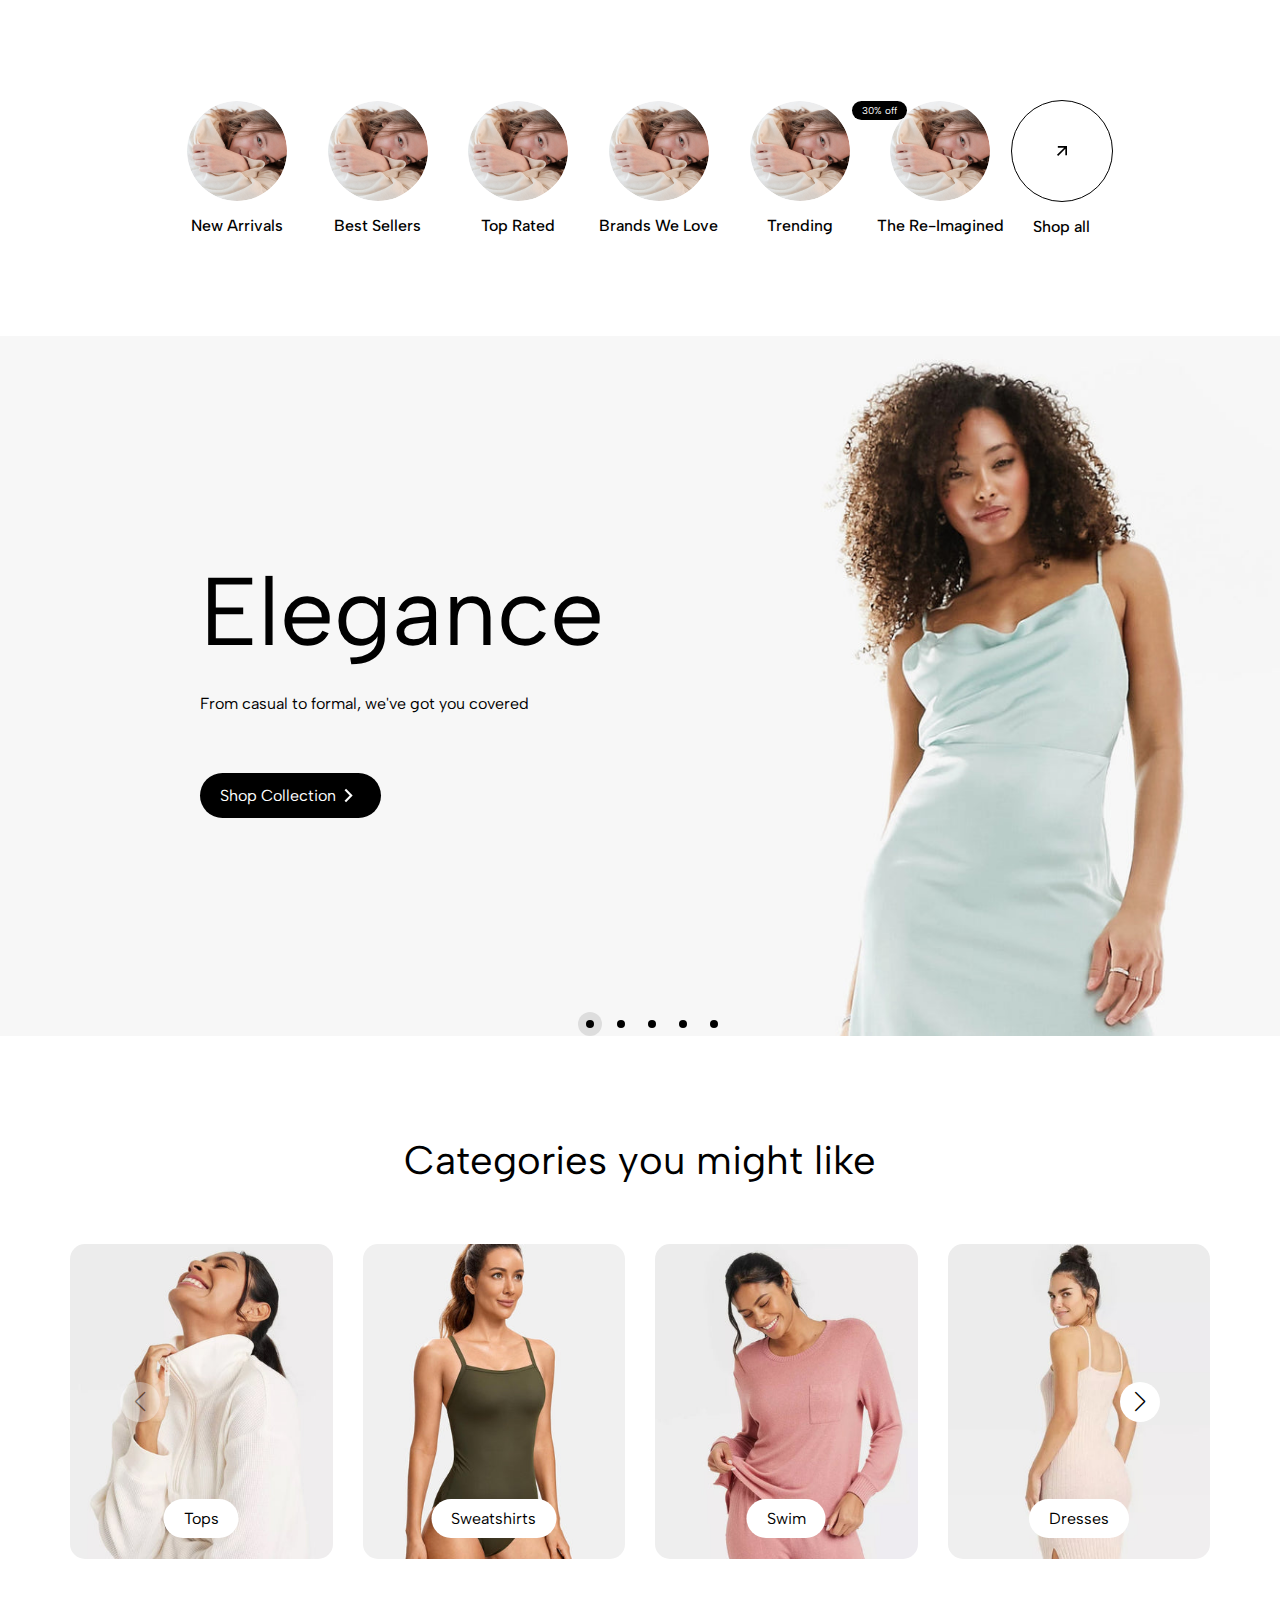
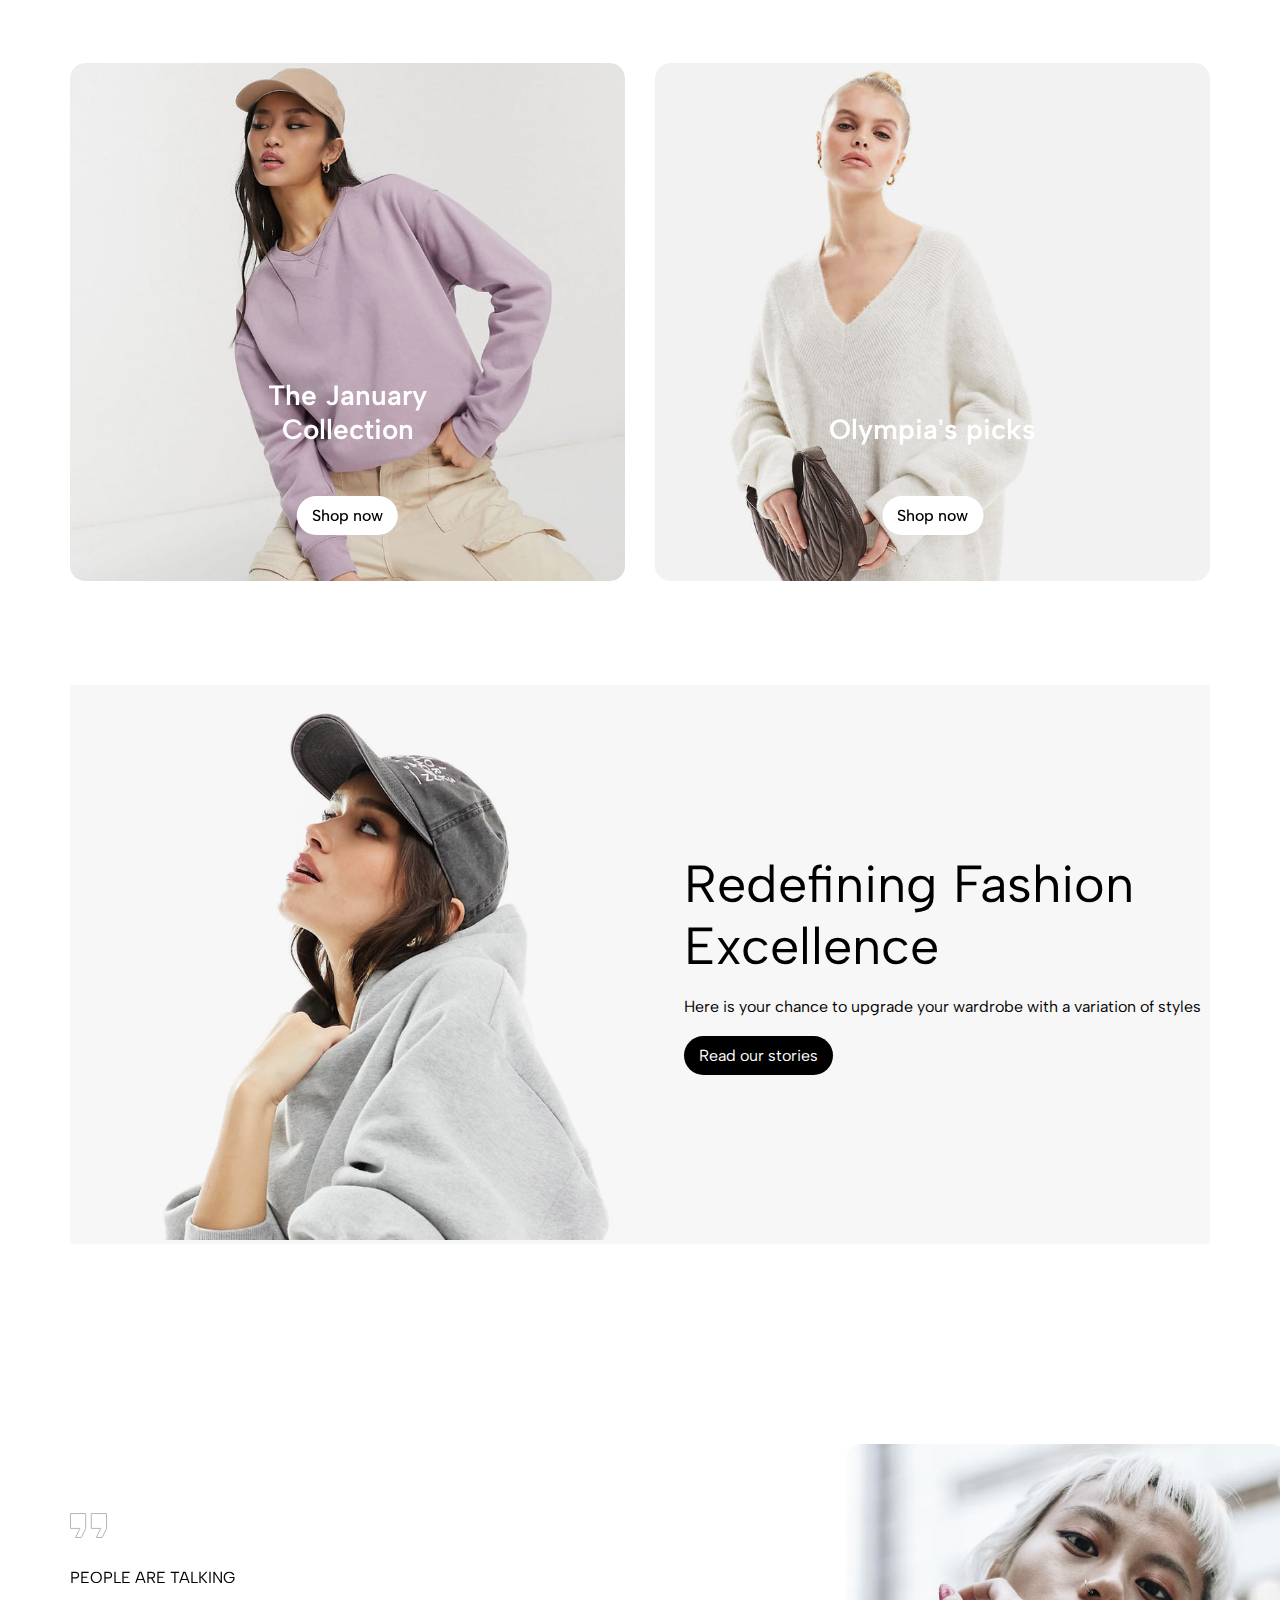
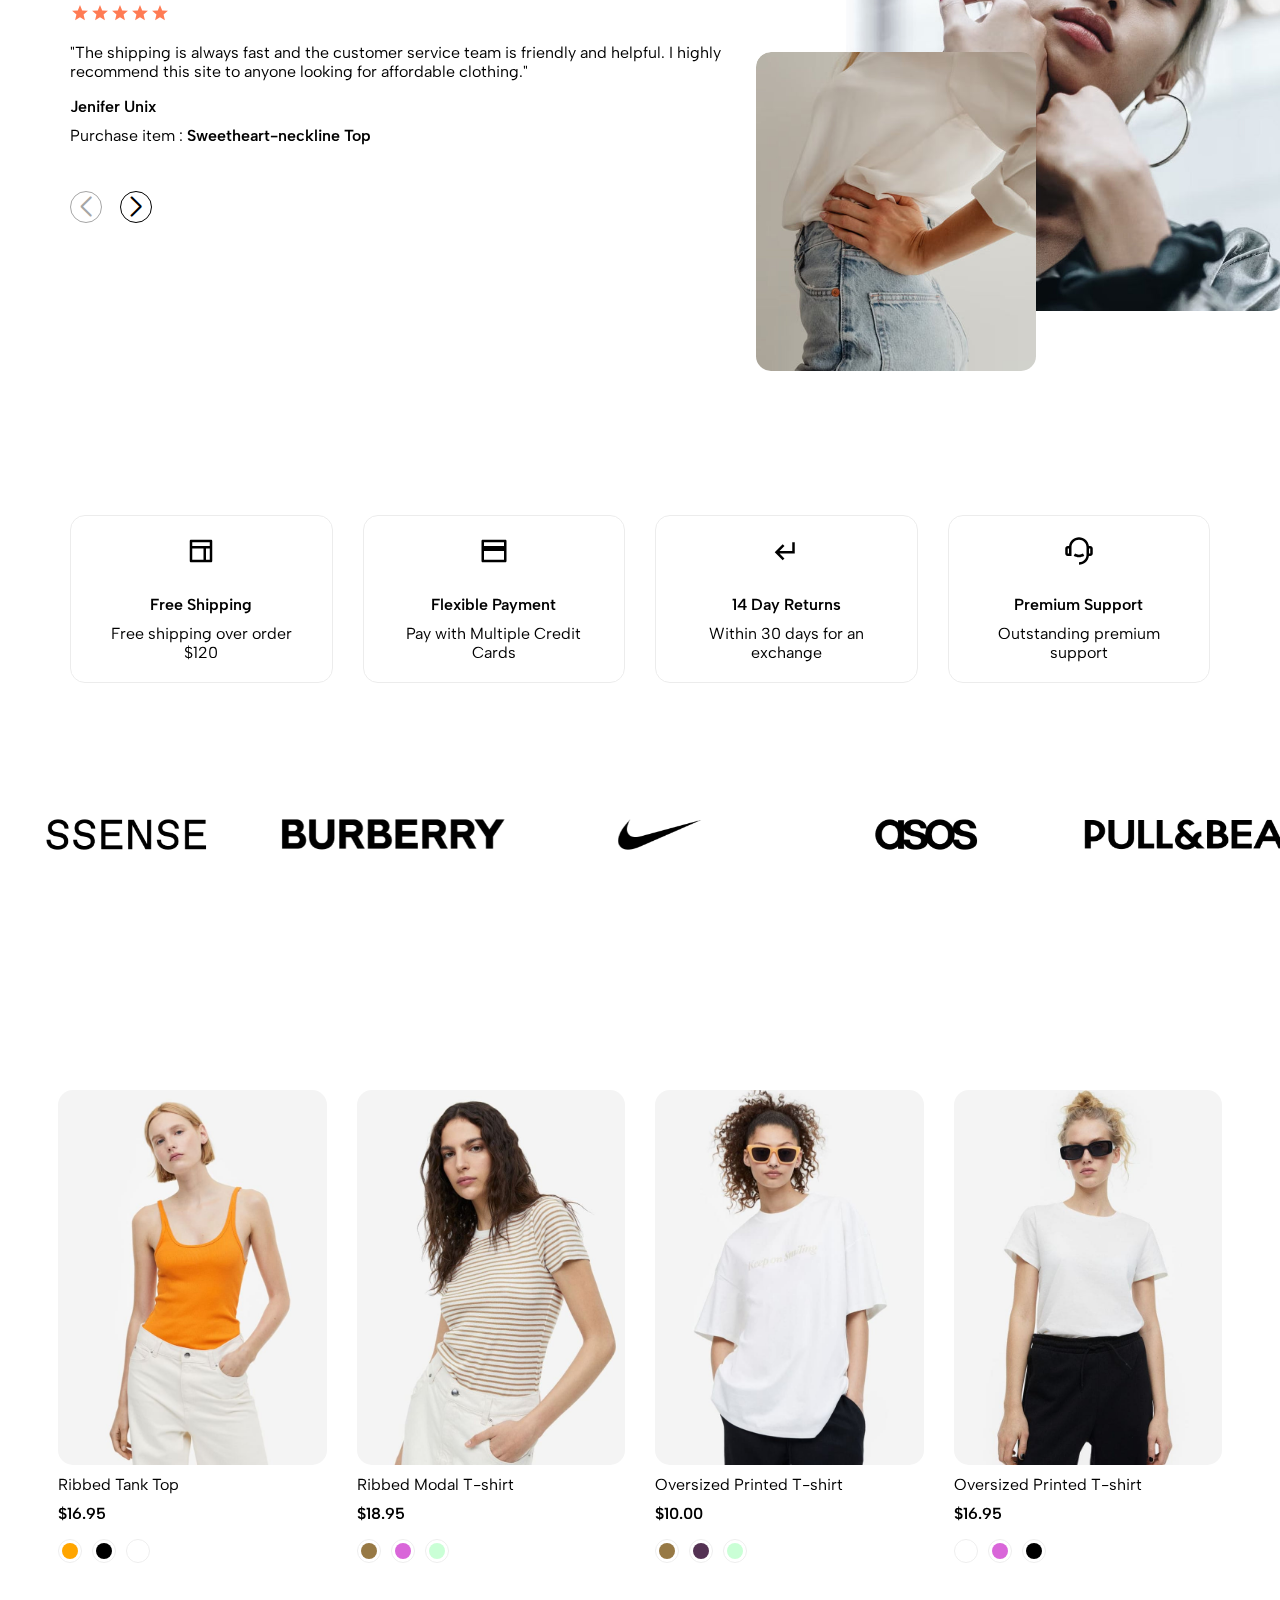
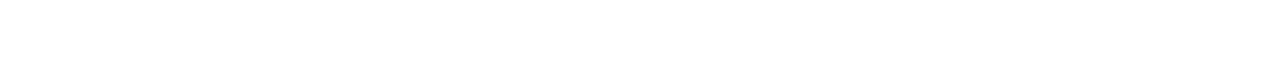
<file: index.html>
<!DOCTYPE html>
<html lang="en">

<head>
    <meta charset="UTF-8">
    <meta name="viewport" content="width=device-width, initial-scale=1.0">
    <title>Document</title>
    <link rel="stylesheet" href="assets/css/pf-grid.css">
    <link rel="stylesheet" href="assets/css/style.css">
    <link rel="stylesheet" href="assets/css/swiper-bundle.min.css">
</head>

<body>
    <div class="pf-category-section">
        <div class="pf-container">
            <div class="pf-row">
                <div class="pf-col-md-10 pf-offset-md-1">
                    <div class="pf-category-wraper">
                        <div class="pf-category-single">
                            <div class="pf-category-single-img">
                                <a href="#"><img src="assets/images/category-img-7.jpg" alt="image"></a>
                            </div>
                            <span><a href="#">New Arrivals</a></span>
                        </div>
                        <div class="pf-category-single">
                            <div class="pf-category-single-img">
                                <a href="#"><img src="assets/images/category-img-7.jpg" alt="image"></a>
                            </div>
                            <span><a href="#">Best Sellers</a></span>
                        </div>
                        <div class="pf-category-single">
                            <div class="pf-category-single-img">
                                <a href="#"><img src="assets/images/category-img-7.jpg" alt="image"></a>
                            </div>
                            <span><a href="#">Top Rated</a></span>
                        </div>
                        <div class="pf-category-single">
                            <div class="pf-category-single-img">
                                <a href="#"><img src="assets/images/category-img-7.jpg" alt="image"></a>
                            </div>
                            <span><a href="#">Brands We Love</a></span>
                        </div>
                        <div class="pf-category-single">
                            <div class="pf-category-single-img">
                                <a href="#"><img src="assets/images/category-img-7.jpg" alt="image"></a>
                            </div>
                            <span><a href="#">Trending</a></span>
                        </div>
                        <div class="pf-category-single">
                            <div class="pf-sale-off">
                                30% off
                            </div>

                            <div class="pf-category-single-img">
                                <a href="#"><img src="assets/images/category-img-7.jpg" alt="image"></a>
                            </div>
                            <span><a href="#">The Re-Imagined</a></span>
                        </div>
                        <div class="pf-category-shop-all">
                            <a href="#">
                                <div class="pf-shop-all-icon-wraper">
                                    <svg xmlns="http://www.w3.org/2000/svg" viewBox="0 0 24 24" fill="currentColor">
                                        <path
                                            d="M16.0037 9.41421L7.39712 18.0208L5.98291 16.6066L14.5895 8H7.00373V6H18.0037V17H16.0037V9.41421Z">
                                        </path>
                                    </svg>
                                </div>
                            </a>
                            <span><a href="#">Shop all</a></span>
                        </div>
                    </div>
                </div>
            </div>
        </div>
    </div>

    <div class="pf-slideshow-section">
        <div class="pf-container-fluid">
            <div class="pf-row">
                <div class="swiper pf-slideshow">
                    <div class="swiper-wrapper">
                        <div class="swiper-slide">
                            <div class="pf-single-slideshow"
                                style="background-image: url('assets/images/women-slideshow-1.jpg');">
                                <div class="pf-single-slideshow-content">
                                    <h1>Elegance</h1>
                                    <p>From casual to formal, we've got you covered</p>
                                    <a href="#" class="pf-primary-btn">
                                        <span>Shop collection</span>
                                        <svg xmlns="http://www.w3.org/2000/svg" viewBox="0 0 24 24" fill="currentColor">
                                            <path
                                                d="M13.1717 12.0007L8.22192 7.05093L9.63614 5.63672L16.0001 12.0007L9.63614 18.3646L8.22192 16.9504L13.1717 12.0007Z">
                                            </path>
                                        </svg>
                                    </a>
                                </div>
                            </div>
                        </div>
                        <div class="swiper-slide">
                            <div class="pf-single-slideshow"
                                style="background-image: url('assets/images/women-slideshow-2.jpg');">
                                <div class="pf-single-slideshow-content">
                                    <h1>Boutique</h1>
                                    <p>From casual to formal, we've got you covered</p>
                                    <a href="#" class="pf-primary-btn">
                                        <span>Shop collection</span>
                                        <svg xmlns="http://www.w3.org/2000/svg" viewBox="0 0 24 24" fill="currentColor">
                                            <path
                                                d="M13.1717 12.0007L8.22192 7.05093L9.63614 5.63672L16.0001 12.0007L9.63614 18.3646L8.22192 16.9504L13.1717 12.0007Z">
                                            </path>
                                        </svg>
                                    </a>
                                </div>
                            </div>
                        </div>
                        <div class="swiper-slide">
                            <div class="pf-single-slideshow"
                                style="background-image: url('assets/images/women-slideshow-3.jpg');">
                                <div class="pf-single-slideshow-content">
                                    <h1>Luxury</h1>
                                    <p>From casual to formal, we've got you covered</p>
                                    <a href="#" class="pf-primary-btn">
                                        <span>Shop collection</span>
                                        <svg xmlns="http://www.w3.org/2000/svg" viewBox="0 0 24 24" fill="currentColor">
                                            <path
                                                d="M13.1717 12.0007L8.22192 7.05093L9.63614 5.63672L16.0001 12.0007L9.63614 18.3646L8.22192 16.9504L13.1717 12.0007Z">
                                            </path>
                                        </svg>
                                    </a>
                                </div>
                            </div>
                        </div>
                    </div>
                    <div class="swiper-pagination"></div>
                </div>
            </div>
        </div>
    </div>

    <div class="pf-category-slider-section">
        <div class="pf-container">
            <div class="pf-row">
                <div class="pf-category-slider-wraper">
                    <h2 class="pf-category-slider-title">Categories you might like</h2>
                    <div class="swiper pf-category-slider">
                        <div class="swiper-wrapper">
                            <div class="swiper-slide">
                                <div class="pf-single-category-slider">
                                    <a href="#" class="pf-category-slider-img">
                                        <img src="assets/images/category-slider-img-1.jpg" alt="image">
                                    </a>
                                    <div class="pf-category-slider-btn">
                                        <a href="#">
                                            <span>Tops</span>
                                            <svg xmlns="http://www.w3.org/2000/svg" viewBox="0 0 24 24"
                                                fill="currentColor">
                                                <path
                                                    d="M16.0037 9.41421L7.39712 18.0208L5.98291 16.6066L14.5895 8H7.00373V6H18.0037V17H16.0037V9.41421Z">
                                                </path>
                                            </svg>
                                        </a>
                                    </div>
                                </div>
                            </div>
                            <div class="swiper-slide">
                                <div class="pf-single-category-slider">
                                    <a href="#" class="pf-category-slider-img">
                                        <img src="assets/images/category-slider-img-2.jpg" alt="image">
                                    </a>
                                    <div class="pf-category-slider-btn">
                                        <a href="#">
                                            <span>Sweatshirts</span>
                                            <svg xmlns="http://www.w3.org/2000/svg" viewBox="0 0 24 24"
                                                fill="currentColor">
                                                <path
                                                    d="M16.0037 9.41421L7.39712 18.0208L5.98291 16.6066L14.5895 8H7.00373V6H18.0037V17H16.0037V9.41421Z">
                                                </path>
                                            </svg>
                                        </a>
                                    </div>
                                </div>
                            </div>
                            <div class="swiper-slide">
                                <div class="pf-single-category-slider">
                                    <a href="#" class="pf-category-slider-img">
                                        <img src="assets/images/category-slider-img-3.jpg" alt="image">
                                    </a>
                                    <div class="pf-category-slider-btn">
                                        <a href="#">
                                            <span>Swim</span>
                                            <svg xmlns="http://www.w3.org/2000/svg" viewBox="0 0 24 24"
                                                fill="currentColor">
                                                <path
                                                    d="M16.0037 9.41421L7.39712 18.0208L5.98291 16.6066L14.5895 8H7.00373V6H18.0037V17H16.0037V9.41421Z">
                                                </path>
                                            </svg>
                                        </a>
                                    </div>
                                </div>
                            </div>
                            <div class="swiper-slide">
                                <div class="pf-single-category-slider">
                                    <a href="#" class="pf-category-slider-img">
                                        <img src="assets/images/category-slider-img-4.jpg" alt="image">
                                    </a>
                                    <div class="pf-category-slider-btn">
                                        <a href="#">
                                            <span>Dresses</span>
                                            <svg xmlns="http://www.w3.org/2000/svg" viewBox="0 0 24 24"
                                                fill="currentColor">
                                                <path
                                                    d="M16.0037 9.41421L7.39712 18.0208L5.98291 16.6066L14.5895 8H7.00373V6H18.0037V17H16.0037V9.41421Z">
                                                </path>
                                            </svg>
                                        </a>
                                    </div>
                                </div>
                            </div>
                            <div class="swiper-slide">
                                <div class="pf-single-category-slider">
                                    <a href="#" class="pf-category-slider-img">
                                        <img src="assets/images/category-slider-img-5.jpg" alt="image">
                                    </a>
                                    <div class="pf-category-slider-btn">
                                        <a href="#">
                                            <span>Cardigans</span>
                                            <svg xmlns="http://www.w3.org/2000/svg" viewBox="0 0 24 24"
                                                fill="currentColor">
                                                <path
                                                    d="M16.0037 9.41421L7.39712 18.0208L5.98291 16.6066L14.5895 8H7.00373V6H18.0037V17H16.0037V9.41421Z">
                                                </path>
                                            </svg>
                                        </a>
                                    </div>
                                </div>
                            </div>
                        </div>
                        <div class="swiper-button-next"></div>
                        <div class="swiper-button-prev"></div>
                    </div>
                </div>
            </div>
        </div>
    </div>

    <div class="pf-collection-slider">
        <div class="pf-container">
            <div class="pf-row">
                <div class="pf-collection-slider-wraper">
                    <div class="swiper pf-collection">
                        <div class="swiper-wrapper">
                            <div class="swiper-slide">
                                <div class="pf-single-collection-slider">
                                    <div class="pf-collection-slider-img">
                                        <a href="#"><img src="assets/images/collection-slider-img-1.jpg" alt="img"></a>
                                    </div>
                                    <div class="pf-collection-slider-content">
                                        <h3>The January Collection</h3>
                                        <a href="#" class="pf-collection-slider-btn">Shop now</a>
                                    </div>
                                </div>
                            </div>
                            <div class="swiper-slide">
                                <div class="swiper-slide">
                                    <div class="pf-single-collection-slider">
                                        <div class="pf-collection-slider-img">
                                            <a href="#"><img src="assets/images/collection-slider-img-2.jpg"
                                                    alt="img"></a>
                                        </div>
                                        <div class="pf-collection-slider-content">
                                            <h3>Olympia's picks</h3>
                                            <a href="#" class="pf-collection-slider-btn">Shop now</a>
                                        </div>
                                    </div>
                                </div>
                            </div>
                            <div class="swiper-slide">
                                <div class="pf-single-collection-slider">
                                    <div class="pf-collection-slider-img">
                                        <a href="#"><img src="assets/images/collection-slider-img-1.jpg" alt="img"></a>
                                    </div>
                                    <div class="pf-collection-slider-content">
                                        <h3>The January Collection</h3>
                                        <a href="#" class="pf-collection-slider-btn">Shop now</a>
                                    </div>
                                </div>
                            </div>
                            <div class="swiper-slide">
                                <div class="swiper-slide">
                                    <div class="pf-single-collection-slider">
                                        <div class="pf-collection-slider-img">
                                            <a href="#"><img src="assets/images/collection-slider-img-2.jpg"
                                                    alt="img"></a>
                                        </div>
                                        <div class="pf-collection-slider-content">
                                            <h3>Olympia's picks</h3>
                                            <a href="#" class="pf-collection-slider-btn">Shop now</a>
                                        </div>
                                    </div>
                                </div>
                            </div>
                            <div class="swiper-slide">
                                <div class="pf-single-collection-slider">
                                    <div class="pf-collection-slider-img">
                                        <a href="#"><img src="assets/images/collection-slider-img-1.jpg" alt="img"></a>
                                    </div>
                                    <div class="pf-collection-slider-content">
                                        <h3>The January Collection</h3>
                                        <a href="#" class="pf-collection-slider-btn">Shop now</a>
                                    </div>
                                </div>
                            </div>
                            <div class="swiper-slide">
                                <div class="swiper-slide">
                                    <div class="pf-single-collection-slider">
                                        <div class="pf-collection-slider-img">
                                            <a href="#"><img src="assets/images/collection-slider-img-2.jpg"
                                                    alt="img"></a>
                                        </div>
                                        <div class="pf-collection-slider-content">
                                            <h3>Olympia's picks</h3>
                                            <a href="#" class="pf-collection-slider-btn">Shop now</a>
                                        </div>
                                    </div>
                                </div>
                            </div>
                        </div>
                    </div>
                </div>
            </div>
        </div>
    </div>

    <div class="pf-shop-list-section">
        <div class="pf-container">
            <div class="pf-row">
                <div class="pf-col-md-12">
                    <div class="pf-shop-list-wraper">
                        <div class="pf-shop-lis-img">
                            <img src="assets/images/shop-list-img-1.jpg" alt="image">
                        </div>
                        <div class="pf-shop-lis-content">
                            <h1>Redefining Fashion Excellence</h1>
                            <p>Here is your chance to upgrade your wardrobe with a variation of styles</p>
                            <a class="pf-shop-list-btn" href="#">Read our stories</a>
                        </div>
                    </div>
                </div>
            </div>
        </div>
    </div>

    <div class="pf-testimonial-slider-section">
        <div class="pf-container">
            <div class="pf-row pf-align-items-center">
                <div class="pf-col-lg-7">
                    <div class="swiper pf-testimonial-slider">
                        <div class="swiper-wrapper">
                            <div class="swiper-slide">
                                <div class="pf-single-testimonial-content">
                                    <img src="assets/images/testimonial-slider-content-img.svg" alt="image">
                                    <span>PEOPLE ARE TALKING</span>
                                    <ul>
                                        <li>
                                            <svg xmlns="http://www.w3.org/2000/svg" viewBox="0 0 24 24"
                                                fill="currentColor">
                                                <path
                                                    d="M11.9998 17L6.12197 20.5902L7.72007 13.8906L2.48926 9.40983L9.35479 8.85942L11.9998 2.5L14.6449 8.85942L21.5104 9.40983L16.2796 13.8906L17.8777 20.5902L11.9998 17Z">
                                                </path>
                                            </svg>
                                        </li>
                                        <li>
                                            <svg xmlns="http://www.w3.org/2000/svg" viewBox="0 0 24 24"
                                                fill="currentColor">
                                                <path
                                                    d="M11.9998 17L6.12197 20.5902L7.72007 13.8906L2.48926 9.40983L9.35479 8.85942L11.9998 2.5L14.6449 8.85942L21.5104 9.40983L16.2796 13.8906L17.8777 20.5902L11.9998 17Z">
                                                </path>
                                            </svg>
                                        </li>
                                        <li>
                                            <svg xmlns="http://www.w3.org/2000/svg" viewBox="0 0 24 24"
                                                fill="currentColor">
                                                <path
                                                    d="M11.9998 17L6.12197 20.5902L7.72007 13.8906L2.48926 9.40983L9.35479 8.85942L11.9998 2.5L14.6449 8.85942L21.5104 9.40983L16.2796 13.8906L17.8777 20.5902L11.9998 17Z">
                                                </path>
                                            </svg>
                                        </li>
                                        <li>
                                            <svg xmlns="http://www.w3.org/2000/svg" viewBox="0 0 24 24"
                                                fill="currentColor">
                                                <path
                                                    d="M11.9998 17L6.12197 20.5902L7.72007 13.8906L2.48926 9.40983L9.35479 8.85942L11.9998 2.5L14.6449 8.85942L21.5104 9.40983L16.2796 13.8906L17.8777 20.5902L11.9998 17Z">
                                                </path>
                                            </svg>
                                        </li>
                                        <li>
                                            <svg xmlns="http://www.w3.org/2000/svg" viewBox="0 0 24 24"
                                                fill="currentColor">
                                                <path
                                                    d="M11.9998 17L6.12197 20.5902L7.72007 13.8906L2.48926 9.40983L9.35479 8.85942L11.9998 2.5L14.6449 8.85942L21.5104 9.40983L16.2796 13.8906L17.8777 20.5902L11.9998 17Z">
                                                </path>
                                            </svg>
                                        </li>
                                    </ul>
                                    <p>"The shipping is always fast and the customer service team is friendly and
                                        helpful. I highly recommend this site to anyone looking for affordable
                                        clothing."</p>
                                    <div class="pf-testimonial-author">
                                        <span class="author-name">Jenifer Unix</span>
                                        <a href="#">
                                            <span>Purchase item :</span>
                                            <span>Sweetheart-neckline Top</span>
                                        </a>
                                    </div>
                                </div>
                            </div>
                            <div class="swiper-slide">
                                <div class="pf-single-testimonial-content">
                                    <img src="assets/images/testimonial-slider-content-img.svg" alt="image">
                                    <span>PEOPLE ARE TALKING</span>
                                    <ul>
                                        <li>
                                            <svg xmlns="http://www.w3.org/2000/svg" viewBox="0 0 24 24"
                                                fill="currentColor">
                                                <path
                                                    d="M11.9998 17L6.12197 20.5902L7.72007 13.8906L2.48926 9.40983L9.35479 8.85942L11.9998 2.5L14.6449 8.85942L21.5104 9.40983L16.2796 13.8906L17.8777 20.5902L11.9998 17Z">
                                                </path>
                                            </svg>
                                        </li>
                                        <li>
                                            <svg xmlns="http://www.w3.org/2000/svg" viewBox="0 0 24 24"
                                                fill="currentColor">
                                                <path
                                                    d="M11.9998 17L6.12197 20.5902L7.72007 13.8906L2.48926 9.40983L9.35479 8.85942L11.9998 2.5L14.6449 8.85942L21.5104 9.40983L16.2796 13.8906L17.8777 20.5902L11.9998 17Z">
                                                </path>
                                            </svg>
                                        </li>
                                        <li>
                                            <svg xmlns="http://www.w3.org/2000/svg" viewBox="0 0 24 24"
                                                fill="currentColor">
                                                <path
                                                    d="M11.9998 17L6.12197 20.5902L7.72007 13.8906L2.48926 9.40983L9.35479 8.85942L11.9998 2.5L14.6449 8.85942L21.5104 9.40983L16.2796 13.8906L17.8777 20.5902L11.9998 17Z">
                                                </path>
                                            </svg>
                                        </li>
                                        <li>
                                            <svg xmlns="http://www.w3.org/2000/svg" viewBox="0 0 24 24"
                                                fill="currentColor">
                                                <path
                                                    d="M11.9998 17L6.12197 20.5902L7.72007 13.8906L2.48926 9.40983L9.35479 8.85942L11.9998 2.5L14.6449 8.85942L21.5104 9.40983L16.2796 13.8906L17.8777 20.5902L11.9998 17Z">
                                                </path>
                                            </svg>
                                        </li>
                                        <li>
                                            <svg xmlns="http://www.w3.org/2000/svg" viewBox="0 0 24 24"
                                                fill="currentColor">
                                                <path
                                                    d="M11.9998 17L6.12197 20.5902L7.72007 13.8906L2.48926 9.40983L9.35479 8.85942L11.9998 2.5L14.6449 8.85942L21.5104 9.40983L16.2796 13.8906L17.8777 20.5902L11.9998 17Z">
                                                </path>
                                            </svg>
                                        </li>
                                    </ul>
                                    <p>"The shipping is always fast and the customer service team is friendly and
                                        helpful. I highly recommend this site to anyone looking for affordable
                                        clothing."</p>
                                    <div class="pf-testimonial-author">
                                        <span class="author-name">Jenifer Unix</span>
                                        <a href="#">
                                            <span>Purchase item :</span>
                                            <span>Sweetheart-neckline Top</span>
                                        </a>
                                    </div>
                                </div>
                            </div>
                            <div class="swiper-slide">
                                <div class="pf-single-testimonial-content">
                                    <img src="assets/images/testimonial-slider-content-img.svg" alt="image">
                                    <span>PEOPLE ARE TALKING</span>
                                    <ul>
                                        <li>
                                            <svg xmlns="http://www.w3.org/2000/svg" viewBox="0 0 24 24"
                                                fill="currentColor">
                                                <path
                                                    d="M11.9998 17L6.12197 20.5902L7.72007 13.8906L2.48926 9.40983L9.35479 8.85942L11.9998 2.5L14.6449 8.85942L21.5104 9.40983L16.2796 13.8906L17.8777 20.5902L11.9998 17Z">
                                                </path>
                                            </svg>
                                        </li>
                                        <li>
                                            <svg xmlns="http://www.w3.org/2000/svg" viewBox="0 0 24 24"
                                                fill="currentColor">
                                                <path
                                                    d="M11.9998 17L6.12197 20.5902L7.72007 13.8906L2.48926 9.40983L9.35479 8.85942L11.9998 2.5L14.6449 8.85942L21.5104 9.40983L16.2796 13.8906L17.8777 20.5902L11.9998 17Z">
                                                </path>
                                            </svg>
                                        </li>
                                        <li>
                                            <svg xmlns="http://www.w3.org/2000/svg" viewBox="0 0 24 24"
                                                fill="currentColor">
                                                <path
                                                    d="M11.9998 17L6.12197 20.5902L7.72007 13.8906L2.48926 9.40983L9.35479 8.85942L11.9998 2.5L14.6449 8.85942L21.5104 9.40983L16.2796 13.8906L17.8777 20.5902L11.9998 17Z">
                                                </path>
                                            </svg>
                                        </li>
                                        <li>
                                            <svg xmlns="http://www.w3.org/2000/svg" viewBox="0 0 24 24"
                                                fill="currentColor">
                                                <path
                                                    d="M11.9998 17L6.12197 20.5902L7.72007 13.8906L2.48926 9.40983L9.35479 8.85942L11.9998 2.5L14.6449 8.85942L21.5104 9.40983L16.2796 13.8906L17.8777 20.5902L11.9998 17Z">
                                                </path>
                                            </svg>
                                        </li>
                                        <li>
                                            <svg xmlns="http://www.w3.org/2000/svg" viewBox="0 0 24 24"
                                                fill="currentColor">
                                                <path
                                                    d="M11.9998 17L6.12197 20.5902L7.72007 13.8906L2.48926 9.40983L9.35479 8.85942L11.9998 2.5L14.6449 8.85942L21.5104 9.40983L16.2796 13.8906L17.8777 20.5902L11.9998 17Z">
                                                </path>
                                            </svg>
                                        </li>
                                    </ul>
                                    <p>"The shipping is always fast and the customer service team is friendly and
                                        helpful. I highly recommend this site to anyone looking for affordable
                                        clothing."</p>
                                    <div class="pf-testimonial-author">
                                        <span class="author-name">Jenifer Unix</span>
                                        <a href="#">
                                            <span>Purchase item :</span>
                                            <span>Sweetheart-neckline Top</span>
                                        </a>
                                    </div>
                                </div>
                            </div>
                        </div>
                        <div class="swiper-button-next"></div>
                        <div class="swiper-button-prev"></div>
                    </div>

                </div>
                <div class="pf-col-lg-4 pf-offset-lg-1">
                    <div class="pf-single-testimonial-img">
                        <div class="pf-item-img-1">
                            <img src="assets/images/testimonial-img-1.jpg" alt="image">
                        </div>
                        <div class="pf-item-img-2">
                            <img src="assets/images/testimonial-img-2.jpg" alt="image">
                        </div>
                    </div>
                </div>
            </div>
        </div>
    </div>

    <div class="pf-icon-with-text-slider">
        <div class="pf-container">
            <div class="pf-row">
                <div class="pf-col-12">
                    <div class="swiper icon_with_text_slider">
                        <div class="swiper-wrapper">
                            <div class="swiper-slide">
                                <div class="pf-single-icon-with-text">
                                    <div class="pf-icon">
                                        <svg xmlns="http://www.w3.org/2000/svg" viewBox="0 0 24 24" fill="currentColor">
                                            <path
                                                d="M5 8H19V5H5V8ZM14 19V10H5V19H14ZM16 19H19V10H16V19ZM4 3H20C20.5523 3 21 3.44772 21 4V20C21 20.5523 20.5523 21 20 21H4C3.44772 21 3 20.5523 3 20V4C3 3.44772 3.44772 3 4 3Z">
                                            </path>
                                        </svg>
                                    </div>
                                    <div class="pf-text">
                                        <span>Free Shipping</span>
                                        <p>Free shipping over order $120</p>
                                    </div>
                                </div>
                            </div>
                            <div class="swiper-slide">
                                <div class="pf-single-icon-with-text">
                                    <div class="pf-icon">
                                        <svg xmlns="http://www.w3.org/2000/svg" viewBox="0 0 24 24" fill="currentColor">
                                            <path
                                                d="M3.00488 2.99979H21.0049C21.5572 2.99979 22.0049 3.4475 22.0049 3.99979V19.9998C22.0049 20.5521 21.5572 20.9998 21.0049 20.9998H3.00488C2.4526 20.9998 2.00488 20.5521 2.00488 19.9998V3.99979C2.00488 3.4475 2.4526 2.99979 3.00488 2.99979ZM20.0049 11.9998H4.00488V18.9998H20.0049V11.9998ZM20.0049 7.99979V4.99979H4.00488V7.99979H20.0049Z">
                                            </path>
                                        </svg>
                                    </div>
                                    <div class="pf-text">
                                        <span>Flexible Payment</span>
                                        <p>Pay with Multiple Credit Cards</p>
                                    </div>
                                </div>
                            </div>
                            <div class="swiper-slide">
                                <div class="pf-single-icon-with-text">
                                    <div class="pf-icon">
                                        <svg xmlns="http://www.w3.org/2000/svg" viewBox="0 0 24 24" fill="currentColor">
                                            <path
                                                d="M19.0001 13.9999L19.0002 5L17.0002 4.99997L17.0001 11.9999L6.8283 12L10.778 8.05024L9.36381 6.63603L2.99985 13L9.36381 19.364L10.778 17.9497L6.82825 14L19.0001 13.9999Z">
                                            </path>
                                        </svg>
                                    </div>
                                    <div class="pf-text">
                                        <span>14 Day Returns</span>
                                        <p>Within 30 days for an exchange</p>
                                    </div>
                                </div>
                            </div>
                            <div class="swiper-slide">
                                <div class="pf-single-icon-with-text">
                                    <div class="pf-icon">
                                        <svg xmlns="http://www.w3.org/2000/svg" viewBox="0 0 24 24" fill="currentColor">
                                            <path
                                                d="M19.9381 8H21C22.1046 8 23 8.89543 23 10V14C23 15.1046 22.1046 16 21 16H19.9381C19.446 19.9463 16.0796 23 12 23V21C15.3137 21 18 18.3137 18 15V9C18 5.68629 15.3137 3 12 3C8.68629 3 6 5.68629 6 9V16H3C1.89543 16 1 15.1046 1 14V10C1 8.89543 1.89543 8 3 8H4.06189C4.55399 4.05369 7.92038 1 12 1C16.0796 1 19.446 4.05369 19.9381 8ZM3 10V14H4V10H3ZM20 10V14H21V10H20ZM7.75944 15.7849L8.81958 14.0887C9.74161 14.6662 10.8318 15 12 15C13.1682 15 14.2584 14.6662 15.1804 14.0887L16.2406 15.7849C15.0112 16.5549 13.5576 17 12 17C10.4424 17 8.98882 16.5549 7.75944 15.7849Z">
                                            </path>
                                        </svg>
                                    </div>
                                    <div class="pf-text">
                                        <span>Premium Support</span>
                                        <p>Outstanding premium support</p>
                                    </div>
                                </div>
                            </div>
                            <div class="swiper-slide">
                                <div class="pf-single-icon-with-text">
                                    <div class="pf-icon">
                                        <svg xmlns="http://www.w3.org/2000/svg" viewBox="0 0 24 24" fill="currentColor">
                                            <path
                                                d="M5 8H19V5H5V8ZM14 19V10H5V19H14ZM16 19H19V10H16V19ZM4 3H20C20.5523 3 21 3.44772 21 4V20C21 20.5523 20.5523 21 20 21H4C3.44772 21 3 20.5523 3 20V4C3 3.44772 3.44772 3 4 3Z">
                                            </path>
                                        </svg>
                                    </div>
                                    <div class="pf-text">
                                        <span>Free Shipping</span>
                                        <p>Free shipping over order $120</p>
                                    </div>
                                </div>
                            </div>
                            <div class="swiper-slide">
                                <div class="pf-single-icon-with-text">
                                    <div class="pf-icon">
                                        <svg xmlns="http://www.w3.org/2000/svg" viewBox="0 0 24 24" fill="currentColor">
                                            <path
                                                d="M3.00488 2.99979H21.0049C21.5572 2.99979 22.0049 3.4475 22.0049 3.99979V19.9998C22.0049 20.5521 21.5572 20.9998 21.0049 20.9998H3.00488C2.4526 20.9998 2.00488 20.5521 2.00488 19.9998V3.99979C2.00488 3.4475 2.4526 2.99979 3.00488 2.99979ZM20.0049 11.9998H4.00488V18.9998H20.0049V11.9998ZM20.0049 7.99979V4.99979H4.00488V7.99979H20.0049Z">
                                            </path>
                                        </svg>
                                    </div>
                                    <div class="pf-text">
                                        <span>Flexible Payment</span>
                                        <p>Pay with Multiple Credit Cards</p>
                                    </div>
                                </div>
                            </div>
                            <div class="swiper-slide">
                                <div class="pf-single-icon-with-text">
                                    <div class="pf-icon">
                                        <svg xmlns="http://www.w3.org/2000/svg" viewBox="0 0 24 24" fill="currentColor">
                                            <path
                                                d="M19.0001 13.9999L19.0002 5L17.0002 4.99997L17.0001 11.9999L6.8283 12L10.778 8.05024L9.36381 6.63603L2.99985 13L9.36381 19.364L10.778 17.9497L6.82825 14L19.0001 13.9999Z">
                                            </path>
                                        </svg>
                                    </div>
                                    <div class="pf-text">
                                        <span>14 Day Returns</span>
                                        <p>Within 30 days for an exchange</p>
                                    </div>
                                </div>
                            </div>
                            <div class="swiper-slide">
                                <div class="pf-single-icon-with-text">
                                    <div class="pf-icon">
                                        <svg xmlns="http://www.w3.org/2000/svg" viewBox="0 0 24 24" fill="currentColor">
                                            <path
                                                d="M19.9381 8H21C22.1046 8 23 8.89543 23 10V14C23 15.1046 22.1046 16 21 16H19.9381C19.446 19.9463 16.0796 23 12 23V21C15.3137 21 18 18.3137 18 15V9C18 5.68629 15.3137 3 12 3C8.68629 3 6 5.68629 6 9V16H3C1.89543 16 1 15.1046 1 14V10C1 8.89543 1.89543 8 3 8H4.06189C4.55399 4.05369 7.92038 1 12 1C16.0796 1 19.446 4.05369 19.9381 8ZM3 10V14H4V10H3ZM20 10V14H21V10H20ZM7.75944 15.7849L8.81958 14.0887C9.74161 14.6662 10.8318 15 12 15C13.1682 15 14.2584 14.6662 15.1804 14.0887L16.2406 15.7849C15.0112 16.5549 13.5576 17 12 17C10.4424 17 8.98882 16.5549 7.75944 15.7849Z">
                                            </path>
                                        </svg>
                                    </div>
                                    <div class="pf-text">
                                        <span>Premium Support</span>
                                        <p>Outstanding premium support</p>
                                    </div>
                                </div>
                            </div>
                        </div>
                    </div>
                </div>
            </div>
        </div>
    </div>

    <div class="pf-brand-slider">
        <div class="pf-container-fluid">
            <div class="pf-row">
                <div class="swiper brand-slider">
                    <div class="swiper-wrapper">
                        <div class="swiper-slide">
                            <div class="pf-single-brand-img">
                                <img src="assets/images/brand-01.png" alt="brand-img">
                            </div>
                        </div>
                        <div class="swiper-slide">
                            <div class="pf-single-brand-img">
                                <img src="assets/images/brand-02.png" alt="brand-img">
                            </div>
                        </div>
                        <div class="swiper-slide">
                            <div class="pf-single-brand-img">
                                <img src="assets/images/brand-03.png" alt="brand-img">
                            </div>
                        </div>
                        <div class="swiper-slide">
                            <div class="pf-single-brand-img">
                                <img src="assets/images/brand-04.png" alt="brand-img">
                            </div>
                        </div>
                        <div class="swiper-slide">
                            <div class="pf-single-brand-img">
                                <img src="assets/images/brand-05.png" alt="brand-img">
                            </div>
                        </div>
                        <div class="swiper-slide">
                            <div class="pf-single-brand-img">
                                <img src="assets/images/brand-06.png" alt="brand-img">
                            </div>
                        </div>
                    </div>
                </div>
            </div>
        </div>
    </div>

    <div class="pf-product-slider">
        <div class="pf-container">
            <div class="pf-row">
                <div class="swiper product-slider">
                    <div class="swiper-wrapper">
                        <div class="swiper-slide">
                            <div class="pf-single-product">
                                <div class="pf-product-img">
                                    <a href="#"><img class="pf-product-img-1" src="assets/images/white-1.jpg"
                                            alt="image"></a>
                                    <a href="#"><img class="pf-product-img-2" src="assets/images/orange-1.jpg"
                                            alt="image"></a>
                                </div>
                                <div class="pf-product-content">
                                    <a href="#">Ribbed Tank Top</a>
                                    <span>$16.95</span>
                                    <ul>
                                        <a href="#">
                                            <li>
                                                <span style="--color:#FFA500"></span>
                                            </li>
                                        </a>
                                        <a href="#">
                                            <li>
                                                <span style="--color:#000000"></span>
                                            </li>
                                        </a>
                                        <a href="#">
                                            <li>
                                                <span style="--color:#ffffff"></span>
                                            </li>
                                        </a>

                                    </ul>
                                </div>
                            </div>
                        </div>
                        <div class="swiper-slide">
                            <div class="pf-single-product">
                                <div class="pf-product-img">
                                    <a href="#"><img class="pf-product-img-1" src="assets/images/purple.jpg"
                                            alt="image"></a>
                                    <a href="#"><img class="pf-product-img-2" src="assets/images/brown.jpg"
                                            alt="image"></a>
                                </div>
                                <div class="pf-product-content">
                                    <a href="#">Ribbed Modal T-shirt</a>
                                    <span>$18.95</span>
                                    <ul>
                                        <a href="#">
                                            <li>
                                                <span style="--color:#977945"></span>
                                            </li>
                                        </a>
                                        <a href="#">
                                            <li>
                                                <span style="--color:#D966D9"></span>
                                            </li>
                                        </a>
                                        <a href="#">
                                            <li>
                                                <span style="--color:#CAFFD6"></span>
                                            </li>
                                        </a>

                                    </ul>
                                </div>
                            </div>
                        </div>
                        <div class="swiper-slide">
                            <div class="pf-single-product">
                                <div class="pf-product-img">
                                    <a href="#"><img class="pf-product-img-1" src="assets/images/white-4.jpg"
                                            alt="image"></a>
                                    <a href="#"><img class="pf-product-img-2" src="assets/images/white-3.jpg"
                                            alt="image"></a>
                                </div>
                                <div class="pf-product-content">
                                    <a href="#">Oversized Printed T-shirt</a>
                                    <span>$10.00</span>
                                    <ul>
                                        <a href="#">
                                            <li>
                                                <span style="--color:#977945"></span>
                                            </li>
                                        </a>
                                        <a href="#">
                                            <li>
                                                <span style="--color:#543253"></span>
                                            </li>
                                        </a>
                                        <a href="#">
                                            <li>
                                                <span style="--color:#CAFFD6"></span>
                                            </li>
                                        </a>

                                    </ul>
                                </div>
                            </div>
                        </div>
                        <div class="swiper-slide">
                            <div class="pf-single-product">
                                <div class="pf-product-img">
                                    <a href="#"><img class="pf-product-img-1" src="assets/images/pink-1.jpg"
                                            alt="image"></a>
                                    <a href="#"><img class="pf-product-img-2" src="assets/images/white-2.jpg"
                                            alt="image"></a>
                                </div>
                                <div class="pf-product-content">
                                    <a href="#">Oversized Printed T-shirt</a>
                                    <span>$16.95</span>
                                    <ul>
                                        <a href="#">
                                            <li>
                                                <span style="--color:#ffffff"></span>
                                            </li>
                                        </a>
                                        <a href="#">
                                            <li>
                                                <span style="--color:#D966D9"></span>
                                            </li>
                                        </a>
                                        <a href="#">
                                            <li>
                                                <span style="--color:#000000"></span>
                                            </li>
                                        </a>

                                    </ul>
                                </div>
                            </div>
                        </div>
                        <div class="swiper-slide">
                            <div class="pf-single-product">
                                <div class="pf-product-img">
                                    <a href="#"><img class="pf-product-img-1" src="assets/images/green.jpg"
                                            alt="image"></a>
                                    <a href="#"><img class="pf-product-img-2" src="assets/images/brown-2.jpg"
                                            alt="image"></a>
                                </div>
                                <div class="pf-product-content">
                                    <a href="#">V-neck Linen T-shirt</a>
                                    <span>$14.95</span>
                                    <ul>
                                        <a href="#">
                                            <li>
                                                <span style="--color:#977945"></span>
                                            </li>
                                        </a>
                                        <a href="#">
                                            <li>
                                                <span style="--color:#ffffff"></span>
                                            </li>
                                        </a>

                                    </ul>
                                </div>
                            </div>
                        </div>
                        <div class="swiper-slide">
                            <div class="pf-single-product">
                                <div class="pf-product-img">
                                    <a href="#"><img class="pf-product-img-1" src="assets/images/light-green-2.jpg"
                                            alt="image"></a>
                                    <a href="#"><img class="pf-product-img-2" src="assets/images/white-6.jpg"
                                            alt="image"></a>
                                </div>
                                <div class="pf-product-content">
                                    <a href="#">Loose Fit Sweatshirt</a>
                                    <span>$10.95</span>
                                    <ul>
                                        <a href="#">
                                            <li>
                                                <span style="--color:#caffd6"></span>
                                            </li>
                                        </a>
                                        <a href="#">
                                            <li>
                                                <span style="--color:#000000"></span>
                                            </li>
                                        </a>
                                        <a href="#">
                                            <li>
                                                <span style="--color:#a8bcd4"></span>
                                            </li>
                                        </a>
                                        <a href="#">
                                            <li>
                                                <span style="--color:#00008b"></span>
                                            </li>
                                        </a>
                                        <a href="#">
                                            <li>
                                                <span style="--color:#ffffff"></span>
                                            </li>
                                        </a>
                                        <a href="#">
                                            <li>
                                                <span style="--color:#d3d3d3"></span>
                                            </li>
                                        </a>

                                    </ul>
                                </div>
                            </div>
                        </div>
                        <div class="swiper-slide">
                            <div class="pf-single-product">
                                <div class="pf-product-img">
                                    <a href="#"><img class="pf-product-img-1" src="assets/images/black-5.jpg"
                                            alt="image"></a>
                                    <a href="#"><img class="pf-product-img-2" src="assets/images/black-4.jpg"
                                            alt="image"></a>
                                </div>
                                <div class="pf-product-content">
                                    <a href="#">Regular Fit Oxford Shirt</a>
                                    <span>$10.95</span>
                                    <ul>
                                        <a href="#">
                                            <li>
                                                <span style="--color:#000000"></span>
                                            </li>
                                        </a>
                                        <a href="#">
                                            <li>
                                                <span style="--color:#00008b"></span>
                                            </li>
                                        </a>
                                        <a href="#">
                                            <li>
                                                <span style="--color:#c8ad7f"></span>
                                            </li>
                                        </a>
                                        <a href="#">
                                            <li>
                                                <span style="--color:#ffffff"></span>
                                            </li>
                                        </a>
                                        <a href="#">
                                            <li>
                                                <span style="--color:#add8e6"></span>
                                            </li>
                                        </a>
                                    </ul>
                                </div>
                            </div>
                        </div>
                        <div class="swiper-slide">
                            <div class="pf-single-product">
                                <div class="pf-product-img">
                                    <a href="#"><img class="pf-product-img-1" src="assets/images/dark-blue.jpg"
                                            alt="image"></a>
                                    <a href="#"><img class="pf-product-img-2" src="assets/images/green.jpg"
                                            alt="image"></a>
                                </div>
                                <div class="pf-product-content">
                                    <a href="#">Stylish T-shirt</a>
                                    <span>$9.95</span>
                                    <ul>
                                        <a href="#">
                                            <li>
                                                <span style="--color:#000000"></span>
                                            </li>
                                        </a>
                                        <a href="#">
                                            <li>
                                                <span style="--color:#00008b"></span>
                                            </li>
                                        </a>
                                        <a href="#">
                                            <li>
                                                <span style="--color:#c8ad7f"></span>
                                            </li>
                                        </a>
                                        <a href="#">
                                            <li>
                                                <span style="--color:#add8e6"></span>
                                            </li>
                                        </a>
                                    </ul>
                                </div>
                            </div>
                        </div>
                    </div>
                    <div class="swiper-button-next"></div>
                    <div class="swiper-button-prev"></div>
                </div>
            </div>
        </div>
    </div>

    <!-- all script file -->
    <script src="assets/js/swiper-bundle.min.js"></script>
    <script src="assets/js/main.js"></script>
</body>

</html>
</file>
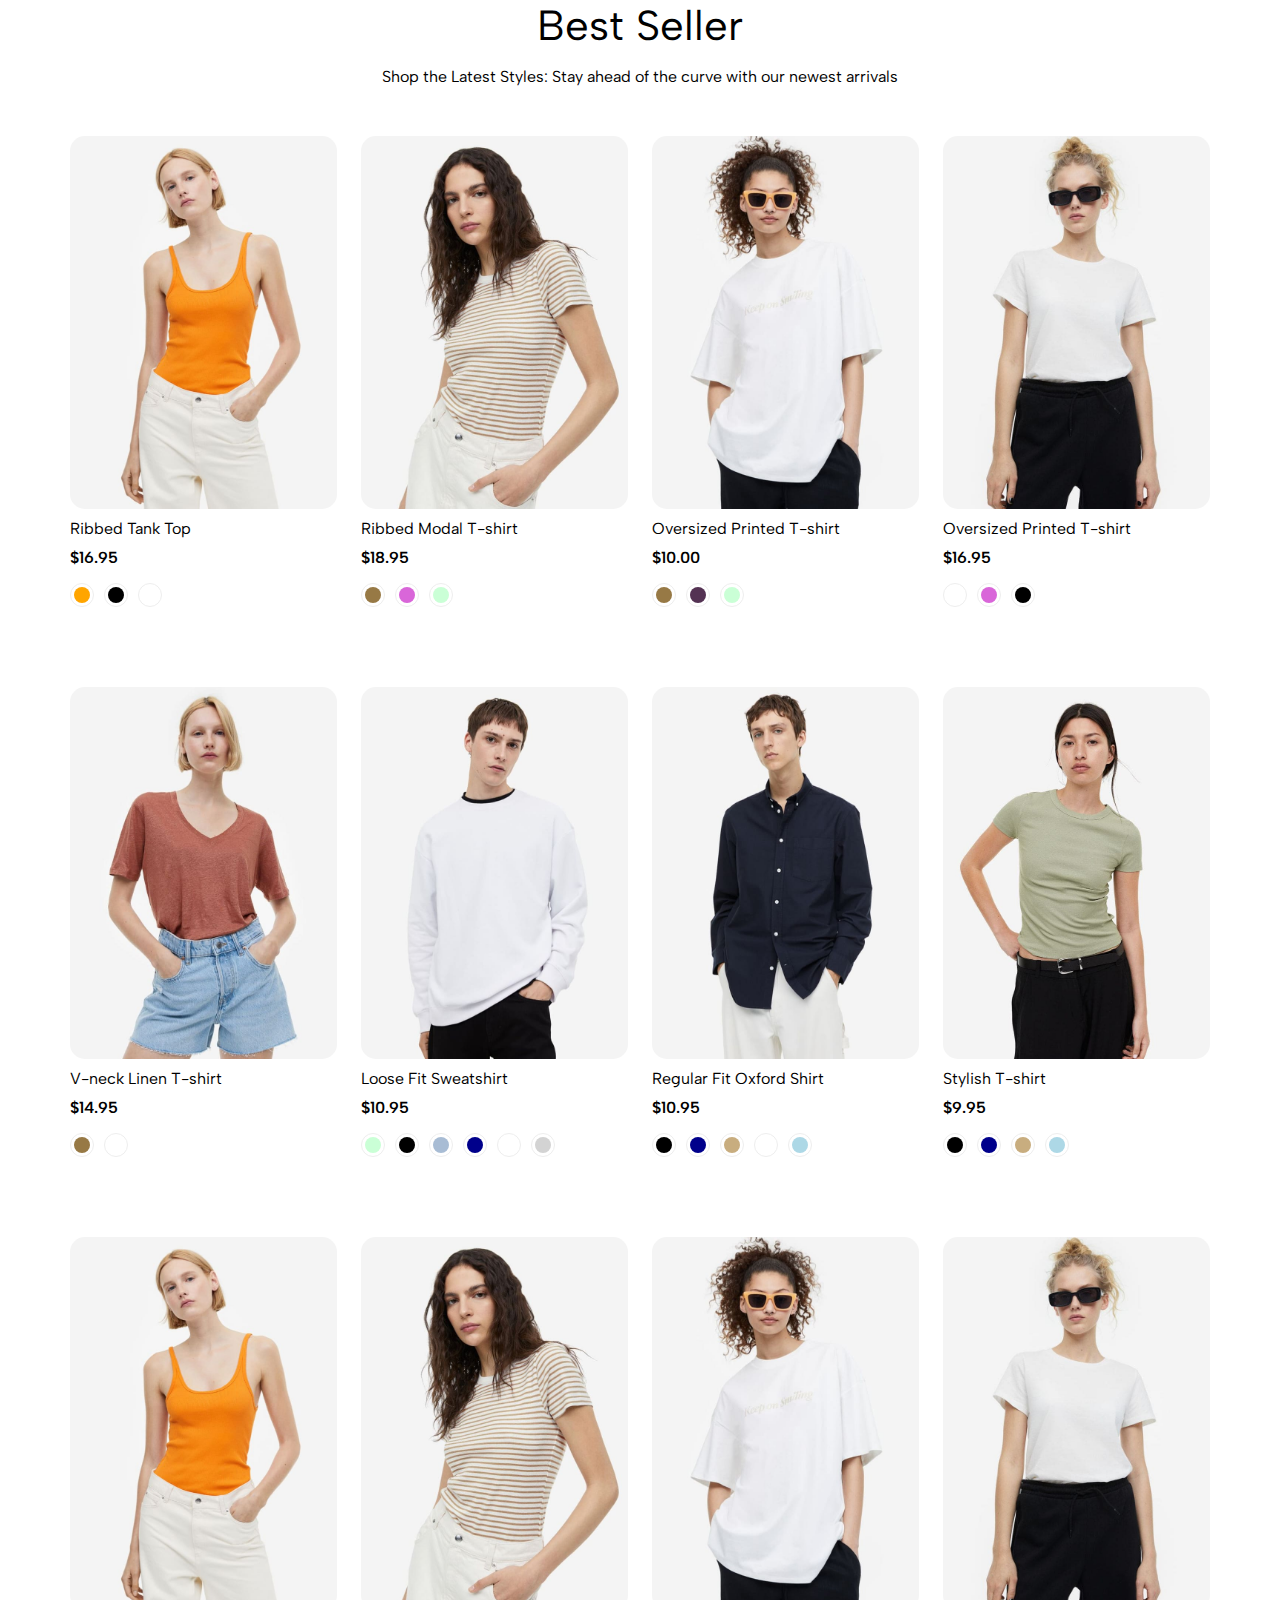
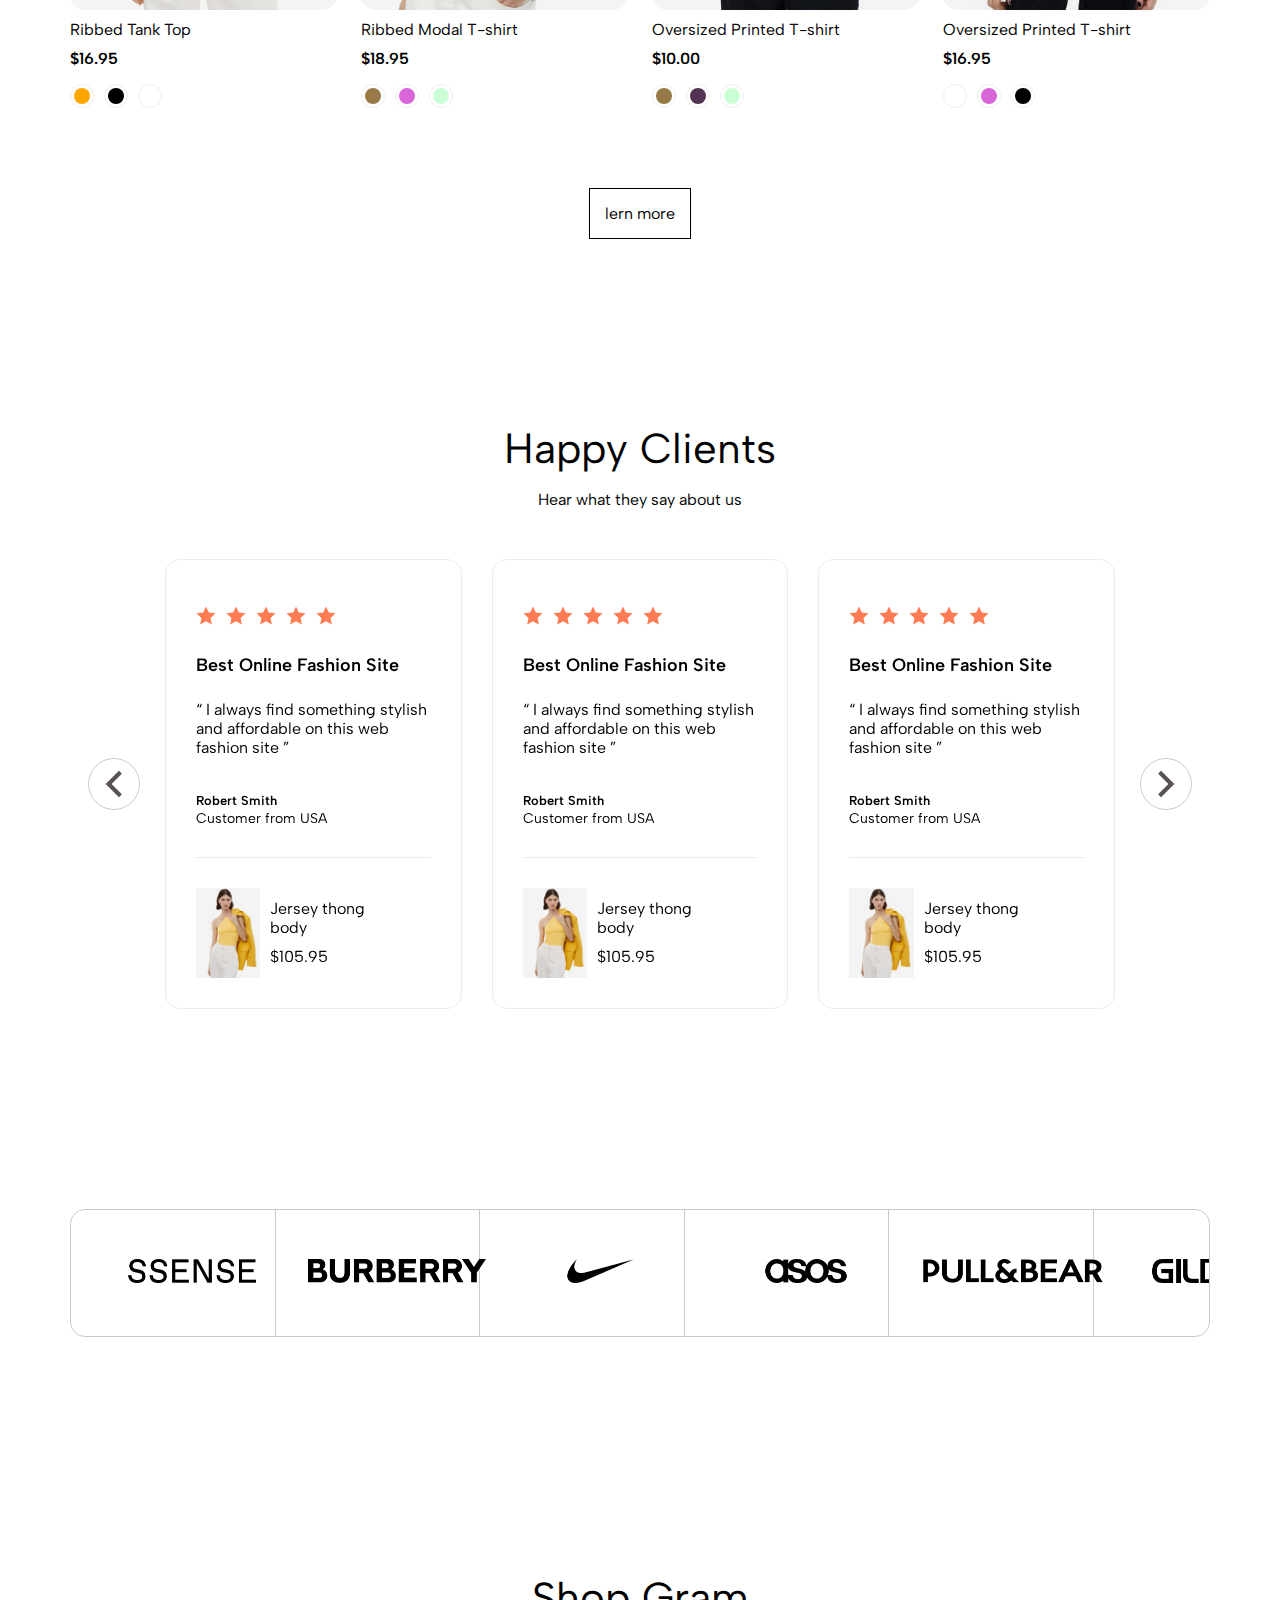
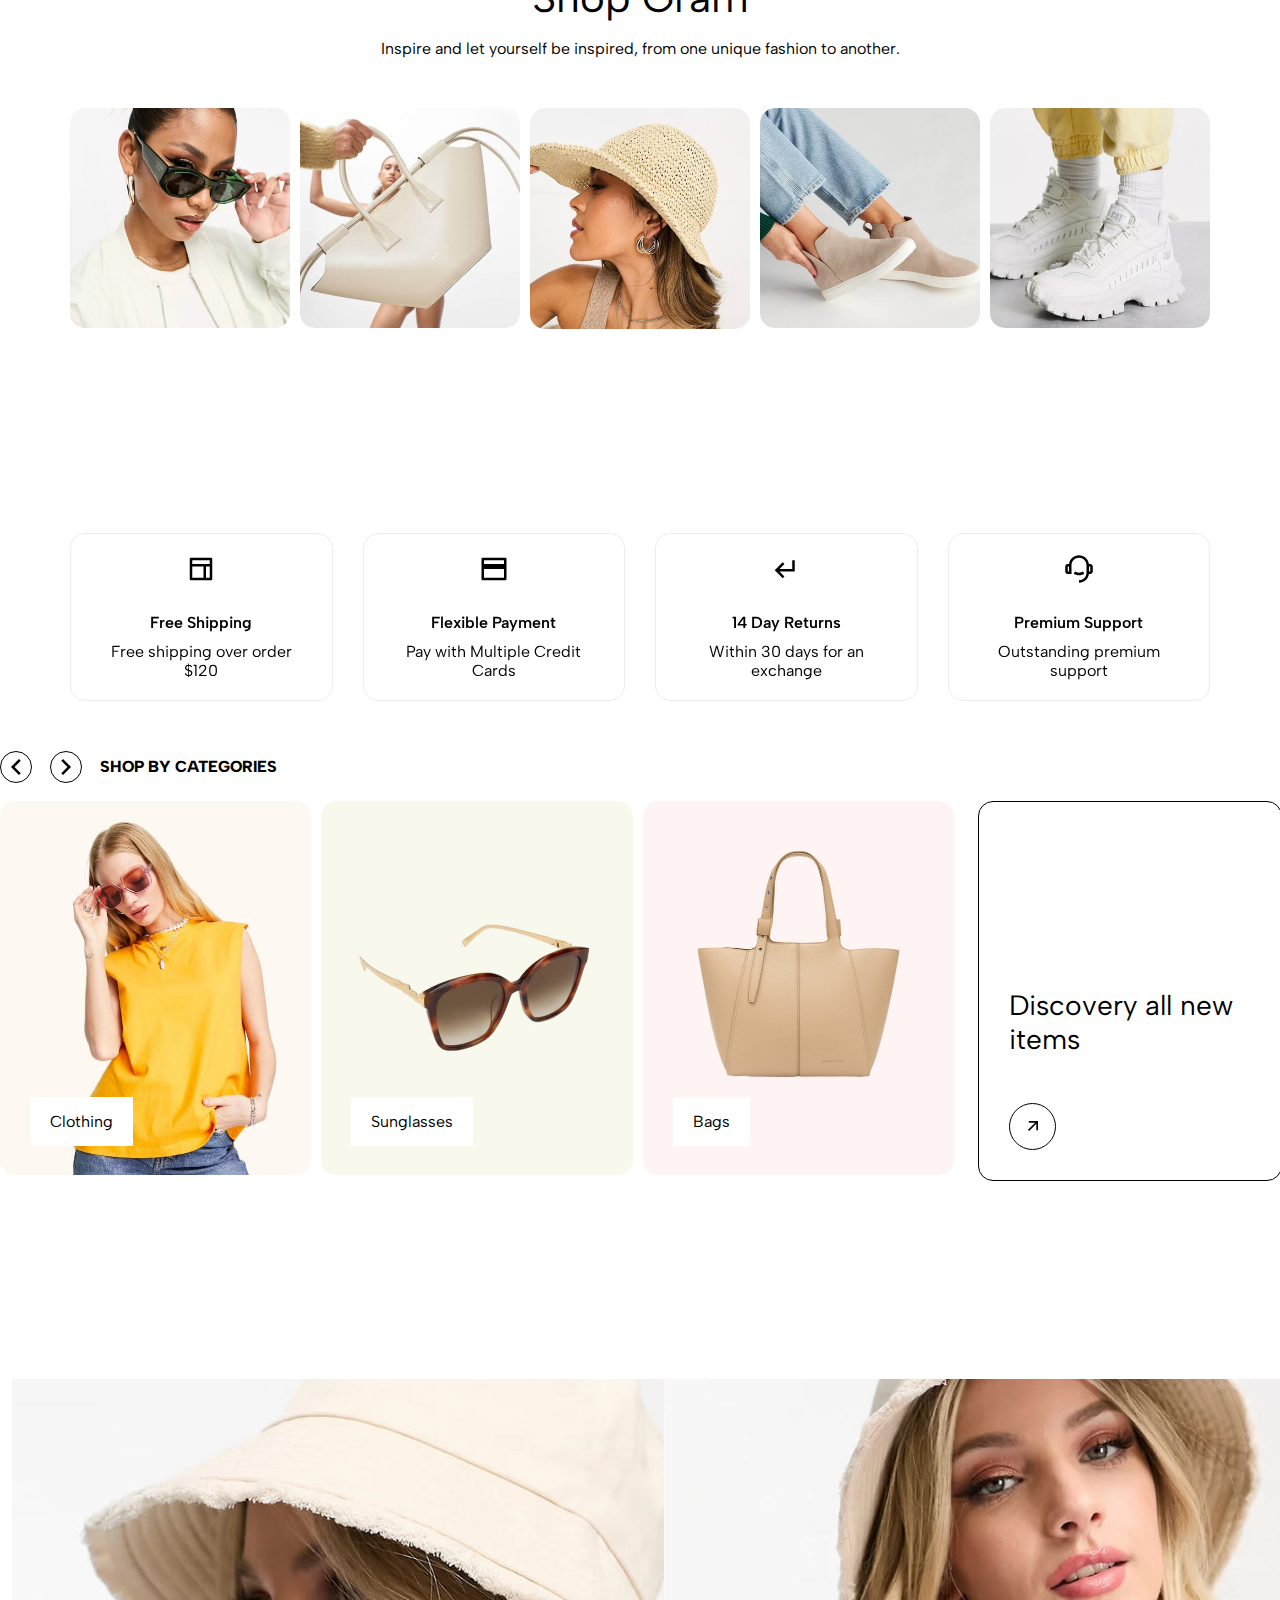
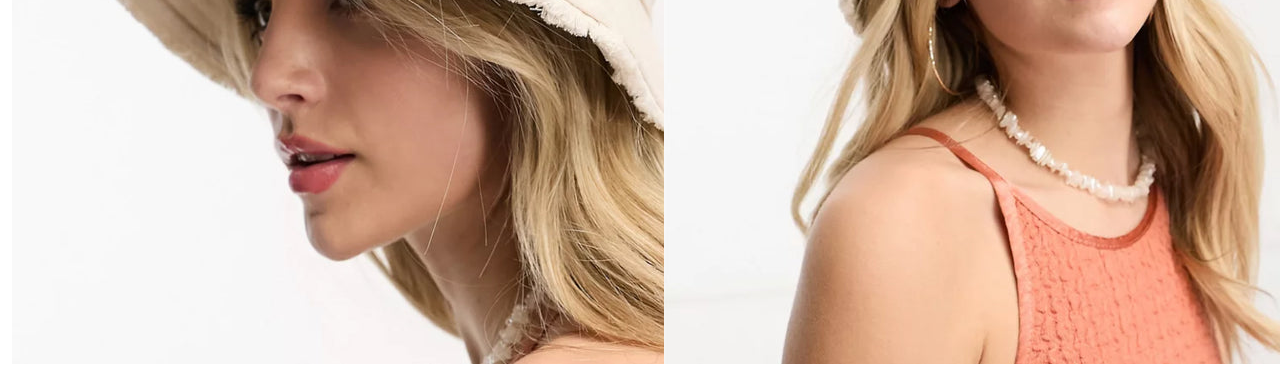
<file: index-2.html>
<!DOCTYPE html>
<html lang="en">

<head>
    <meta charset="UTF-8">
    <meta name="viewport" content="width=device-width, initial-scale=1.0">
    <title>Document</title>

    <link rel="stylesheet" href="assets/css/pf-grid.css">
    <link rel="stylesheet" href="assets/css/style.css">
    <link rel="stylesheet" href="assets/css/swiper-bundle.min.css">
</head>

<body>

    <div class="pf-best-seller-section">
        <div class="pf-seller-section-top">
            <h1>Best Seller</h1>
            <p>Shop the Latest Styles: Stay ahead of the curve with our newest arrivals</p>
        </div>
        <div class="pf-container">
            <div class="pf-row">
                <div class="pf-col-lg-3 pf-col-md-6">
                    <div class="pf-single-product">
                        <div class="pf-product-img">
                            <a href="#"><img class="pf-product-img-1" src="assets/images/white-1.jpg" alt="image"></a>
                            <a href="#"><img class="pf-product-img-2" src="assets/images/orange-1.jpg" alt="image"></a>
                        </div>
                        <div class="pf-product-content">
                            <a href="#">Ribbed Tank Top</a>
                            <span>$16.95</span>
                            <ul>
                                <a href="#">
                                    <li>
                                        <span style="--color:#FFA500"></span>
                                    </li>
                                </a>
                                <a href="#">
                                    <li>
                                        <span style="--color:#000000"></span>
                                    </li>
                                </a>
                                <a href="#">
                                    <li>
                                        <span style="--color:#ffffff"></span>
                                    </li>
                                </a>
                            </ul>
                        </div>
                    </div>
                </div>
                <div class="pf-col-lg-3 pf-col-md-6">
                    <div class="pf-single-product">
                        <div class="pf-product-img">
                            <a href="#"><img class="pf-product-img-1" src="assets/images/purple.jpg" alt="image"></a>
                            <a href="#"><img class="pf-product-img-2" src="assets/images/brown.jpg" alt="image"></a>
                        </div>
                        <div class="pf-product-content">
                            <a href="#">Ribbed Modal T-shirt</a>
                            <span>$18.95</span>
                            <ul>
                                <a href="#">
                                    <li>
                                        <span style="--color:#977945"></span>
                                    </li>
                                </a>
                                <a href="#">
                                    <li>
                                        <span style="--color:#D966D9"></span>
                                    </li>
                                </a>
                                <a href="#">
                                    <li>
                                        <span style="--color:#CAFFD6"></span>
                                    </li>
                                </a>

                            </ul>
                        </div>
                    </div>
                </div>
                <div class="pf-col-lg-3 pf-col-md-6">
                    <div class="pf-single-product">
                        <div class="pf-product-img">
                            <a href="#"><img class="pf-product-img-1" src="assets/images/white-4.jpg" alt="image"></a>
                            <a href="#"><img class="pf-product-img-2" src="assets/images/white-3.jpg" alt="image"></a>
                        </div>
                        <div class="pf-product-content">
                            <a href="#">Oversized Printed T-shirt</a>
                            <span>$10.00</span>
                            <ul>
                                <a href="#">
                                    <li>
                                        <span style="--color:#977945"></span>
                                    </li>
                                </a>
                                <a href="#">
                                    <li>
                                        <span style="--color:#543253"></span>
                                    </li>
                                </a>
                                <a href="#">
                                    <li>
                                        <span style="--color:#CAFFD6"></span>
                                    </li>
                                </a>

                            </ul>
                        </div>
                    </div>
                </div>
                <div class="pf-col-lg-3 pf-col-md-6">
                    <div class="pf-single-product">
                        <div class="pf-product-img">
                            <a href="#"><img class="pf-product-img-1" src="assets/images/pink-1.jpg" alt="image"></a>
                            <a href="#"><img class="pf-product-img-2" src="assets/images/white-2.jpg" alt="image"></a>
                        </div>
                        <div class="pf-product-content">
                            <a href="#">Oversized Printed T-shirt</a>
                            <span>$16.95</span>
                            <ul>
                                <a href="#">
                                    <li>
                                        <span style="--color:#ffffff"></span>
                                    </li>
                                </a>
                                <a href="#">
                                    <li>
                                        <span style="--color:#D966D9"></span>
                                    </li>
                                </a>
                                <a href="#">
                                    <li>
                                        <span style="--color:#000000"></span>
                                    </li>
                                </a>

                            </ul>
                        </div>
                    </div>
                </div>
                <div class="pf-col-lg-3 pf-col-md-6">
                    <div class="pf-single-product">
                        <div class="pf-product-img">
                            <a href="#"><img class="pf-product-img-1" src="assets/images/green.jpg" alt="image"></a>
                            <a href="#"><img class="pf-product-img-2" src="assets/images/brown-2.jpg" alt="image"></a>
                        </div>
                        <div class="pf-product-content">
                            <a href="#">V-neck Linen T-shirt</a>
                            <span>$14.95</span>
                            <ul>
                                <a href="#">
                                    <li>
                                        <span style="--color:#977945"></span>
                                    </li>
                                </a>
                                <a href="#">
                                    <li>
                                        <span style="--color:#ffffff"></span>
                                    </li>
                                </a>

                            </ul>
                        </div>
                    </div>
                </div>
                <div class="pf-col-lg-3 pf-col-md-6">
                    <div class="pf-single-product">
                        <div class="pf-product-img">
                            <a href="#"><img class="pf-product-img-1" src="assets/images/light-green-2.jpg"
                                    alt="image"></a>
                            <a href="#"><img class="pf-product-img-2" src="assets/images/white-6.jpg" alt="image"></a>
                        </div>
                        <div class="pf-product-content">
                            <a href="#">Loose Fit Sweatshirt</a>
                            <span>$10.95</span>
                            <ul>
                                <a href="#">
                                    <li>
                                        <span style="--color:#caffd6"></span>
                                    </li>
                                </a>
                                <a href="#">
                                    <li>
                                        <span style="--color:#000000"></span>
                                    </li>
                                </a>
                                <a href="#">
                                    <li>
                                        <span style="--color:#a8bcd4"></span>
                                    </li>
                                </a>
                                <a href="#">
                                    <li>
                                        <span style="--color:#00008b"></span>
                                    </li>
                                </a>
                                <a href="#">
                                    <li>
                                        <span style="--color:#ffffff"></span>
                                    </li>
                                </a>
                                <a href="#">
                                    <li>
                                        <span style="--color:#d3d3d3"></span>
                                    </li>
                                </a>

                            </ul>
                        </div>
                    </div>
                </div>
                <div class="pf-col-lg-3 pf-col-md-6">
                    <div class="pf-single-product">
                        <div class="pf-product-img">
                            <a href="#"><img class="pf-product-img-1" src="assets/images/black-5.jpg" alt="image"></a>
                            <a href="#"><img class="pf-product-img-2" src="assets/images/black-4.jpg" alt="image"></a>
                        </div>
                        <div class="pf-product-content">
                            <a href="#">Regular Fit Oxford Shirt</a>
                            <span>$10.95</span>
                            <ul>
                                <a href="#">
                                    <li>
                                        <span style="--color:#000000"></span>
                                    </li>
                                </a>
                                <a href="#">
                                    <li>
                                        <span style="--color:#00008b"></span>
                                    </li>
                                </a>
                                <a href="#">
                                    <li>
                                        <span style="--color:#c8ad7f"></span>
                                    </li>
                                </a>
                                <a href="#">
                                    <li>
                                        <span style="--color:#ffffff"></span>
                                    </li>
                                </a>
                                <a href="#">
                                    <li>
                                        <span style="--color:#add8e6"></span>
                                    </li>
                                </a>
                            </ul>
                        </div>
                    </div>
                </div>
                <div class="pf-col-lg-3 pf-col-md-6">
                    <div class="pf-single-product">
                        <div class="pf-product-img">
                            <a href="#"><img class="pf-product-img-1" src="assets/images/dark-blue.jpg" alt="image"></a>
                            <a href="#"><img class="pf-product-img-2" src="assets/images/green.jpg" alt="image"></a>
                        </div>
                        <div class="pf-product-content">
                            <a href="#">Stylish T-shirt</a>
                            <span>$9.95</span>
                            <ul>
                                <a href="#">
                                    <li>
                                        <span style="--color:#000000"></span>
                                    </li>
                                </a>
                                <a href="#">
                                    <li>
                                        <span style="--color:#00008b"></span>
                                    </li>
                                </a>
                                <a href="#">
                                    <li>
                                        <span style="--color:#c8ad7f"></span>
                                    </li>
                                </a>
                                <a href="#">
                                    <li>
                                        <span style="--color:#add8e6"></span>
                                    </li>
                                </a>
                            </ul>
                        </div>
                    </div>
                </div>
                <div class="pf-col-lg-3 pf-col-md-6">
                    <div class="pf-single-product">
                        <div class="pf-product-img">
                            <a href="#"><img class="pf-product-img-1" src="assets/images/white-1.jpg" alt="image"></a>
                            <a href="#"><img class="pf-product-img-2" src="assets/images/orange-1.jpg" alt="image"></a>
                        </div>
                        <div class="pf-product-content">
                            <a href="#">Ribbed Tank Top</a>
                            <span>$16.95</span>
                            <ul>
                                <a href="#">
                                    <li>
                                        <span style="--color:#FFA500"></span>
                                    </li>
                                </a>
                                <a href="#">
                                    <li>
                                        <span style="--color:#000000"></span>
                                    </li>
                                </a>
                                <a href="#">
                                    <li>
                                        <span style="--color:#ffffff"></span>
                                    </li>
                                </a>
                            </ul>
                        </div>
                    </div>
                </div>
                <div class="pf-col-lg-3 pf-col-md-6">
                    <div class="pf-single-product">
                        <div class="pf-product-img">
                            <a href="#"><img class="pf-product-img-1" src="assets/images/purple.jpg" alt="image"></a>
                            <a href="#"><img class="pf-product-img-2" src="assets/images/brown.jpg" alt="image"></a>
                        </div>
                        <div class="pf-product-content">
                            <a href="#">Ribbed Modal T-shirt</a>
                            <span>$18.95</span>
                            <ul>
                                <a href="#">
                                    <li>
                                        <span style="--color:#977945"></span>
                                    </li>
                                </a>
                                <a href="#">
                                    <li>
                                        <span style="--color:#D966D9"></span>
                                    </li>
                                </a>
                                <a href="#">
                                    <li>
                                        <span style="--color:#CAFFD6"></span>
                                    </li>
                                </a>

                            </ul>
                        </div>
                    </div>
                </div>
                <div class="pf-col-lg-3 pf-col-md-6">
                    <div class="pf-single-product">
                        <div class="pf-product-img">
                            <a href="#"><img class="pf-product-img-1" src="assets/images/white-4.jpg" alt="image"></a>
                            <a href="#"><img class="pf-product-img-2" src="assets/images/white-3.jpg" alt="image"></a>
                        </div>
                        <div class="pf-product-content">
                            <a href="#">Oversized Printed T-shirt</a>
                            <span>$10.00</span>
                            <ul>
                                <a href="#">
                                    <li>
                                        <span style="--color:#977945"></span>
                                    </li>
                                </a>
                                <a href="#">
                                    <li>
                                        <span style="--color:#543253"></span>
                                    </li>
                                </a>
                                <a href="#">
                                    <li>
                                        <span style="--color:#CAFFD6"></span>
                                    </li>
                                </a>

                            </ul>
                        </div>
                    </div>
                </div>
                <div class="pf-col-lg-3 pf-col-md-6">
                    <div class="pf-single-product">
                        <div class="pf-product-img">
                            <a href="#"><img class="pf-product-img-1" src="assets/images/pink-1.jpg" alt="image"></a>
                            <a href="#"><img class="pf-product-img-2" src="assets/images/white-2.jpg" alt="image"></a>
                        </div>
                        <div class="pf-product-content">
                            <a href="#">Oversized Printed T-shirt</a>
                            <span>$16.95</span>
                            <ul>
                                <a href="#">
                                    <li>
                                        <span style="--color:#ffffff"></span>
                                    </li>
                                </a>
                                <a href="#">
                                    <li>
                                        <span style="--color:#D966D9"></span>
                                    </li>
                                </a>
                                <a href="#">
                                    <li>
                                        <span style="--color:#000000"></span>
                                    </li>
                                </a>

                            </ul>
                        </div>
                    </div>
                </div>
                <div class="pf-col-12">
                    <a href="#" class="pf-lern-more-btn">
                        lern more
                    </a>
                </div>
            </div>
        </div>
    </div>

    <div class="pf-client-testimonial-slider">
        <div class="pf-client-testimonial-top">
            <h2>Happy Clients</h2>
            <p>Hear what they say about us</p>
        </div>
        <div class="pf-container">
            <div class="pf-row">
                <div class="pf-client-testimonia-wraper">
                    <div class="swiper pf-client-testimonial">
                        <div class="swiper-wrapper">
                            <div class="swiper-slide">
                                <div class="pf-single-client-testimonial">
                                    <ul>
                                        <li>
                                            <svg xmlns="http://www.w3.org/2000/svg" viewBox="0 0 24 24"
                                                fill="currentColor">
                                                <path
                                                    d="M12.0006 18.26L4.94715 22.2082L6.52248 14.2799L0.587891 8.7918L8.61493 7.84006L12.0006 0.5L15.3862 7.84006L23.4132 8.7918L17.4787 14.2799L19.054 22.2082L12.0006 18.26Z">
                                                </path>
                                            </svg>
                                        </li>
                                        <li>
                                            <svg xmlns="http://www.w3.org/2000/svg" viewBox="0 0 24 24"
                                                fill="currentColor">
                                                <path
                                                    d="M12.0006 18.26L4.94715 22.2082L6.52248 14.2799L0.587891 8.7918L8.61493 7.84006L12.0006 0.5L15.3862 7.84006L23.4132 8.7918L17.4787 14.2799L19.054 22.2082L12.0006 18.26Z">
                                                </path>
                                            </svg>
                                        </li>
                                        <li>
                                            <svg xmlns="http://www.w3.org/2000/svg" viewBox="0 0 24 24"
                                                fill="currentColor">
                                                <path
                                                    d="M12.0006 18.26L4.94715 22.2082L6.52248 14.2799L0.587891 8.7918L8.61493 7.84006L12.0006 0.5L15.3862 7.84006L23.4132 8.7918L17.4787 14.2799L19.054 22.2082L12.0006 18.26Z">
                                                </path>
                                            </svg>
                                        </li>
                                        <li>
                                            <svg xmlns="http://www.w3.org/2000/svg" viewBox="0 0 24 24"
                                                fill="currentColor">
                                                <path
                                                    d="M12.0006 18.26L4.94715 22.2082L6.52248 14.2799L0.587891 8.7918L8.61493 7.84006L12.0006 0.5L15.3862 7.84006L23.4132 8.7918L17.4787 14.2799L19.054 22.2082L12.0006 18.26Z">
                                                </path>
                                            </svg>
                                        </li>
                                        <li>
                                            <svg xmlns="http://www.w3.org/2000/svg" viewBox="0 0 24 24"
                                                fill="currentColor">
                                                <path
                                                    d="M12.0006 18.26L4.94715 22.2082L6.52248 14.2799L0.587891 8.7918L8.61493 7.84006L12.0006 0.5L15.3862 7.84006L23.4132 8.7918L17.4787 14.2799L19.054 22.2082L12.0006 18.26Z">
                                                </path>
                                            </svg>
                                        </li>
                                    </ul>
                                    <h4>Best Online Fashion Site</h4>
                                    <p>“ I always find something stylish and affordable on this web fashion site ”</p>
                                    <div class="pf-name-address">
                                        <h5 class="pf-name">Robert Smith</h5>
                                        <span>Customer from USA</span>
                                    </div>
                                    <div class="pf-price-part">
                                        <div class="pf-price">
                                            <img src="assets/images/client-slider-img-1.png" alt="image">
                                            <div class="pf-price-text">
                                                <span><a href="#">Jersey thong body</a></span>
                                                <span>$105.95</span>
                                            </div>
                                        </div>
                                        <a href="#" class="pf-btn">
                                            <svg xmlns="http://www.w3.org/2000/svg" viewBox="0 0 24 24"
                                                fill="currentColor">
                                                <path
                                                    d="M16.0037 9.41421L7.39712 18.0208L5.98291 16.6066L14.5895 8H7.00373V6H18.0037V17H16.0037V9.41421Z">
                                                </path>
                                            </svg>
                                        </a>
                                    </div>
                                </div>
                            </div>
                            <div class="swiper-slide">
                                <div class="pf-single-client-testimonial">
                                    <ul>
                                        <li>
                                            <svg xmlns="http://www.w3.org/2000/svg" viewBox="0 0 24 24"
                                                fill="currentColor">
                                                <path
                                                    d="M12.0006 18.26L4.94715 22.2082L6.52248 14.2799L0.587891 8.7918L8.61493 7.84006L12.0006 0.5L15.3862 7.84006L23.4132 8.7918L17.4787 14.2799L19.054 22.2082L12.0006 18.26Z">
                                                </path>
                                            </svg>
                                        </li>
                                        <li>
                                            <svg xmlns="http://www.w3.org/2000/svg" viewBox="0 0 24 24"
                                                fill="currentColor">
                                                <path
                                                    d="M12.0006 18.26L4.94715 22.2082L6.52248 14.2799L0.587891 8.7918L8.61493 7.84006L12.0006 0.5L15.3862 7.84006L23.4132 8.7918L17.4787 14.2799L19.054 22.2082L12.0006 18.26Z">
                                                </path>
                                            </svg>
                                        </li>
                                        <li>
                                            <svg xmlns="http://www.w3.org/2000/svg" viewBox="0 0 24 24"
                                                fill="currentColor">
                                                <path
                                                    d="M12.0006 18.26L4.94715 22.2082L6.52248 14.2799L0.587891 8.7918L8.61493 7.84006L12.0006 0.5L15.3862 7.84006L23.4132 8.7918L17.4787 14.2799L19.054 22.2082L12.0006 18.26Z">
                                                </path>
                                            </svg>
                                        </li>
                                        <li>
                                            <svg xmlns="http://www.w3.org/2000/svg" viewBox="0 0 24 24"
                                                fill="currentColor">
                                                <path
                                                    d="M12.0006 18.26L4.94715 22.2082L6.52248 14.2799L0.587891 8.7918L8.61493 7.84006L12.0006 0.5L15.3862 7.84006L23.4132 8.7918L17.4787 14.2799L19.054 22.2082L12.0006 18.26Z">
                                                </path>
                                            </svg>
                                        </li>
                                        <li>
                                            <svg xmlns="http://www.w3.org/2000/svg" viewBox="0 0 24 24"
                                                fill="currentColor">
                                                <path
                                                    d="M12.0006 18.26L4.94715 22.2082L6.52248 14.2799L0.587891 8.7918L8.61493 7.84006L12.0006 0.5L15.3862 7.84006L23.4132 8.7918L17.4787 14.2799L19.054 22.2082L12.0006 18.26Z">
                                                </path>
                                            </svg>
                                        </li>
                                    </ul>
                                    <h4>Best Online Fashion Site</h4>
                                    <p>“ I always find something stylish and affordable on this web fashion site ”</p>
                                    <div class="pf-name-address">
                                        <h5 class="pf-name">Robert Smith</h5>
                                        <span>Customer from USA</span>
                                    </div>
                                    <div class="pf-price-part">
                                        <div class="pf-price">
                                            <img src="assets/images/client-slider-img-1.png" alt="image">
                                            <div class="pf-price-text">
                                                <span><a href="#">Jersey thong body</a></span>
                                                <span>$105.95</span>
                                            </div>
                                        </div>
                                        <a href="#" class="pf-btn">
                                            <svg xmlns="http://www.w3.org/2000/svg" viewBox="0 0 24 24"
                                                fill="currentColor">
                                                <path
                                                    d="M16.0037 9.41421L7.39712 18.0208L5.98291 16.6066L14.5895 8H7.00373V6H18.0037V17H16.0037V9.41421Z">
                                                </path>
                                            </svg>
                                        </a>
                                    </div>
                                </div>
                            </div>
                            <div class="swiper-slide">
                                <div class="pf-single-client-testimonial">
                                    <ul>
                                        <li>
                                            <svg xmlns="http://www.w3.org/2000/svg" viewBox="0 0 24 24"
                                                fill="currentColor">
                                                <path
                                                    d="M12.0006 18.26L4.94715 22.2082L6.52248 14.2799L0.587891 8.7918L8.61493 7.84006L12.0006 0.5L15.3862 7.84006L23.4132 8.7918L17.4787 14.2799L19.054 22.2082L12.0006 18.26Z">
                                                </path>
                                            </svg>
                                        </li>
                                        <li>
                                            <svg xmlns="http://www.w3.org/2000/svg" viewBox="0 0 24 24"
                                                fill="currentColor">
                                                <path
                                                    d="M12.0006 18.26L4.94715 22.2082L6.52248 14.2799L0.587891 8.7918L8.61493 7.84006L12.0006 0.5L15.3862 7.84006L23.4132 8.7918L17.4787 14.2799L19.054 22.2082L12.0006 18.26Z">
                                                </path>
                                            </svg>
                                        </li>
                                        <li>
                                            <svg xmlns="http://www.w3.org/2000/svg" viewBox="0 0 24 24"
                                                fill="currentColor">
                                                <path
                                                    d="M12.0006 18.26L4.94715 22.2082L6.52248 14.2799L0.587891 8.7918L8.61493 7.84006L12.0006 0.5L15.3862 7.84006L23.4132 8.7918L17.4787 14.2799L19.054 22.2082L12.0006 18.26Z">
                                                </path>
                                            </svg>
                                        </li>
                                        <li>
                                            <svg xmlns="http://www.w3.org/2000/svg" viewBox="0 0 24 24"
                                                fill="currentColor">
                                                <path
                                                    d="M12.0006 18.26L4.94715 22.2082L6.52248 14.2799L0.587891 8.7918L8.61493 7.84006L12.0006 0.5L15.3862 7.84006L23.4132 8.7918L17.4787 14.2799L19.054 22.2082L12.0006 18.26Z">
                                                </path>
                                            </svg>
                                        </li>
                                        <li>
                                            <svg xmlns="http://www.w3.org/2000/svg" viewBox="0 0 24 24"
                                                fill="currentColor">
                                                <path
                                                    d="M12.0006 18.26L4.94715 22.2082L6.52248 14.2799L0.587891 8.7918L8.61493 7.84006L12.0006 0.5L15.3862 7.84006L23.4132 8.7918L17.4787 14.2799L19.054 22.2082L12.0006 18.26Z">
                                                </path>
                                            </svg>
                                        </li>
                                    </ul>
                                    <h4>Best Online Fashion Site</h4>
                                    <p>“ I always find something stylish and affordable on this web fashion site ”</p>
                                    <div class="pf-name-address">
                                        <h5 class="pf-name">Robert Smith</h5>
                                        <span>Customer from USA</span>
                                    </div>
                                    <div class="pf-price-part">
                                        <div class="pf-price">
                                            <img src="assets/images/client-slider-img-1.png" alt="image">
                                            <div class="pf-price-text">
                                                <span><a href="#">Jersey thong body</a></span>
                                                <span>$105.95</span>
                                            </div>
                                        </div>
                                        <a href="#" class="pf-btn">
                                            <svg xmlns="http://www.w3.org/2000/svg" viewBox="0 0 24 24"
                                                fill="currentColor">
                                                <path
                                                    d="M16.0037 9.41421L7.39712 18.0208L5.98291 16.6066L14.5895 8H7.00373V6H18.0037V17H16.0037V9.41421Z">
                                                </path>
                                            </svg>
                                        </a>
                                    </div>
                                </div>
                            </div>
                            <div class="swiper-slide">
                                <div class="pf-single-client-testimonial">
                                    <ul>
                                        <li>
                                            <svg xmlns="http://www.w3.org/2000/svg" viewBox="0 0 24 24"
                                                fill="currentColor">
                                                <path
                                                    d="M12.0006 18.26L4.94715 22.2082L6.52248 14.2799L0.587891 8.7918L8.61493 7.84006L12.0006 0.5L15.3862 7.84006L23.4132 8.7918L17.4787 14.2799L19.054 22.2082L12.0006 18.26Z">
                                                </path>
                                            </svg>
                                        </li>
                                        <li>
                                            <svg xmlns="http://www.w3.org/2000/svg" viewBox="0 0 24 24"
                                                fill="currentColor">
                                                <path
                                                    d="M12.0006 18.26L4.94715 22.2082L6.52248 14.2799L0.587891 8.7918L8.61493 7.84006L12.0006 0.5L15.3862 7.84006L23.4132 8.7918L17.4787 14.2799L19.054 22.2082L12.0006 18.26Z">
                                                </path>
                                            </svg>
                                        </li>
                                        <li>
                                            <svg xmlns="http://www.w3.org/2000/svg" viewBox="0 0 24 24"
                                                fill="currentColor">
                                                <path
                                                    d="M12.0006 18.26L4.94715 22.2082L6.52248 14.2799L0.587891 8.7918L8.61493 7.84006L12.0006 0.5L15.3862 7.84006L23.4132 8.7918L17.4787 14.2799L19.054 22.2082L12.0006 18.26Z">
                                                </path>
                                            </svg>
                                        </li>
                                        <li>
                                            <svg xmlns="http://www.w3.org/2000/svg" viewBox="0 0 24 24"
                                                fill="currentColor">
                                                <path
                                                    d="M12.0006 18.26L4.94715 22.2082L6.52248 14.2799L0.587891 8.7918L8.61493 7.84006L12.0006 0.5L15.3862 7.84006L23.4132 8.7918L17.4787 14.2799L19.054 22.2082L12.0006 18.26Z">
                                                </path>
                                            </svg>
                                        </li>
                                        <li>
                                            <svg xmlns="http://www.w3.org/2000/svg" viewBox="0 0 24 24"
                                                fill="currentColor">
                                                <path
                                                    d="M12.0006 18.26L4.94715 22.2082L6.52248 14.2799L0.587891 8.7918L8.61493 7.84006L12.0006 0.5L15.3862 7.84006L23.4132 8.7918L17.4787 14.2799L19.054 22.2082L12.0006 18.26Z">
                                                </path>
                                            </svg>
                                        </li>
                                    </ul>
                                    <h4>Best Online Fashion Site</h4>
                                    <p>“ I always find something stylish and affordable on this web fashion site ”</p>
                                    <div class="pf-name-address">
                                        <h5 class="pf-name">Robert Smith</h5>
                                        <span>Customer from USA</span>
                                    </div>
                                    <div class="pf-price-part">
                                        <div class="pf-price">
                                            <img src="assets/images/client-slider-img-1.png" alt="image">
                                            <div class="pf-price-text">
                                                <span><a href="#">Jersey thong body</a></span>
                                                <span>$105.95</span>
                                            </div>
                                        </div>
                                        <a href="#" class="pf-btn">
                                            <svg xmlns="http://www.w3.org/2000/svg" viewBox="0 0 24 24"
                                                fill="currentColor">
                                                <path
                                                    d="M16.0037 9.41421L7.39712 18.0208L5.98291 16.6066L14.5895 8H7.00373V6H18.0037V17H16.0037V9.41421Z">
                                                </path>
                                            </svg>
                                        </a>
                                    </div>
                                </div>
                            </div>
                            <div class="swiper-slide">
                                <div class="pf-single-client-testimonial">
                                    <ul>
                                        <li>
                                            <svg xmlns="http://www.w3.org/2000/svg" viewBox="0 0 24 24"
                                                fill="currentColor">
                                                <path
                                                    d="M12.0006 18.26L4.94715 22.2082L6.52248 14.2799L0.587891 8.7918L8.61493 7.84006L12.0006 0.5L15.3862 7.84006L23.4132 8.7918L17.4787 14.2799L19.054 22.2082L12.0006 18.26Z">
                                                </path>
                                            </svg>
                                        </li>
                                        <li>
                                            <svg xmlns="http://www.w3.org/2000/svg" viewBox="0 0 24 24"
                                                fill="currentColor">
                                                <path
                                                    d="M12.0006 18.26L4.94715 22.2082L6.52248 14.2799L0.587891 8.7918L8.61493 7.84006L12.0006 0.5L15.3862 7.84006L23.4132 8.7918L17.4787 14.2799L19.054 22.2082L12.0006 18.26Z">
                                                </path>
                                            </svg>
                                        </li>
                                        <li>
                                            <svg xmlns="http://www.w3.org/2000/svg" viewBox="0 0 24 24"
                                                fill="currentColor">
                                                <path
                                                    d="M12.0006 18.26L4.94715 22.2082L6.52248 14.2799L0.587891 8.7918L8.61493 7.84006L12.0006 0.5L15.3862 7.84006L23.4132 8.7918L17.4787 14.2799L19.054 22.2082L12.0006 18.26Z">
                                                </path>
                                            </svg>
                                        </li>
                                        <li>
                                            <svg xmlns="http://www.w3.org/2000/svg" viewBox="0 0 24 24"
                                                fill="currentColor">
                                                <path
                                                    d="M12.0006 18.26L4.94715 22.2082L6.52248 14.2799L0.587891 8.7918L8.61493 7.84006L12.0006 0.5L15.3862 7.84006L23.4132 8.7918L17.4787 14.2799L19.054 22.2082L12.0006 18.26Z">
                                                </path>
                                            </svg>
                                        </li>
                                        <li>
                                            <svg xmlns="http://www.w3.org/2000/svg" viewBox="0 0 24 24"
                                                fill="currentColor">
                                                <path
                                                    d="M12.0006 18.26L4.94715 22.2082L6.52248 14.2799L0.587891 8.7918L8.61493 7.84006L12.0006 0.5L15.3862 7.84006L23.4132 8.7918L17.4787 14.2799L19.054 22.2082L12.0006 18.26Z">
                                                </path>
                                            </svg>
                                        </li>
                                    </ul>
                                    <h4>Best Online Fashion Site</h4>
                                    <p>“ I always find something stylish and affordable on this web fashion site ”</p>
                                    <div class="pf-name-address">
                                        <h5 class="pf-name">Robert Smith</h5>
                                        <span>Customer from USA</span>
                                    </div>
                                    <div class="pf-price-part">
                                        <div class="pf-price">
                                            <img src="assets/images/client-slider-img-1.png" alt="image">
                                            <div class="pf-price-text">
                                                <span><a href="#">Jersey thong body</a></span>
                                                <span>$105.95</span>
                                            </div>
                                        </div>
                                        <a href="#" class="pf-btn">
                                            <svg xmlns="http://www.w3.org/2000/svg" viewBox="0 0 24 24"
                                                fill="currentColor">
                                                <path
                                                    d="M16.0037 9.41421L7.39712 18.0208L5.98291 16.6066L14.5895 8H7.00373V6H18.0037V17H16.0037V9.41421Z">
                                                </path>
                                            </svg>
                                        </a>
                                    </div>
                                </div>
                            </div>
                        </div>
                    </div>
                    <div class="client-swiper-button-next">
                        <svg xmlns="http://www.w3.org/2000/svg" viewBox="0 0 24 24" fill="currentColor">
                            <path
                                d="M13.1717 12.0007L8.22192 7.05093L9.63614 5.63672L16.0001 12.0007L9.63614 18.3646L8.22192 16.9504L13.1717 12.0007Z">
                            </path>
                        </svg>
                    </div>
                    <div class="client-swiper-button-prev">
                        <svg xmlns="http://www.w3.org/2000/svg" viewBox="0 0 24 24" fill="currentColor">
                            <path
                                d="M10.8284 12.0007L15.7782 16.9504L14.364 18.3646L8 12.0007L14.364 5.63672L15.7782 7.05093L10.8284 12.0007Z">
                            </path>
                        </svg>
                    </div>
                </div>
            </div>
        </div>
    </div>

    <div class="pf-brand-slider-2-section">
        <div class="pf-container">
            <div class="pf-row">
                <div class="pf-brand-slider-2-wraper">
                    <div class="swiper pf-brand-2-slider">
                        <div class="swiper-wrapper">
                            <div class="swiper-slide">
                                <div class="pf-single-brand-img">
                                    <img src="assets/images/brand-01.png" alt="brand-img">
                                </div>
                            </div>
                            <div class="swiper-slide">
                                <div class="pf-single-brand-img">
                                    <img src="assets/images/brand-02.png" alt="brand-img">
                                </div>
                            </div>
                            <div class="swiper-slide">
                                <div class="pf-single-brand-img">
                                    <img src="assets/images/brand-03.png" alt="brand-img">
                                </div>
                            </div>
                            <div class="swiper-slide">
                                <div class="pf-single-brand-img">
                                    <img src="assets/images/brand-04.png" alt="brand-img">
                                </div>
                            </div>
                            <div class="swiper-slide">
                                <div class="pf-single-brand-img">
                                    <img src="assets/images/brand-05.png" alt="brand-img">
                                </div>
                            </div>
                            <div class="swiper-slide">
                                <div class="pf-single-brand-img">
                                    <img src="assets/images/brand-06.png" alt="brand-img">
                                </div>
                            </div>
                        </div>
                    </div>
                </div>
            </div>
        </div>
    </div>

    <div class="pf-image-blog-section">
        <div class="pf-image-blog-section-top">
            <h2>Shop Gram</h2>
            <p>Inspire and let yourself be inspired, from one unique fashion to another.</p>
        </div>
        <div class="pf-container">
            <div class="pf-row">
                <div class="pf-image-blog-wraper">
                    <div class="swiper image-blog-slider">
                        <div class="swiper-wrapper">
                            <div class="swiper-slide">
                                <div class="pf-single-image-blog">
                                    <div class="pf-img">
                                        <a href="#"><img src="assets/images/img-blog-1.jpg" alt="image"></a>
                                        <a href="#">
                                            <div class="icon">
                                                <svg xmlns="http://www.w3.org/2000/svg" viewBox="0 0 24 24"
                                                    fill="currentColor">
                                                    <path
                                                        d="M20.0049 22H4.00488C3.4526 22 3.00488 21.5523 3.00488 21V3C3.00488 2.44772 3.4526 2 4.00488 2H20.0049C20.5572 2 21.0049 2.44772 21.0049 3V21C21.0049 21.5523 20.5572 22 20.0049 22ZM19.0049 20V4H5.00488V20H19.0049ZM9.00488 6V8C9.00488 9.65685 10.348 11 12.0049 11C13.6617 11 15.0049 9.65685 15.0049 8V6H17.0049V8C17.0049 10.7614 14.7663 13 12.0049 13C9.24346 13 7.00488 10.7614 7.00488 8V6H9.00488Z">
                                                    </path>
                                                </svg>
                                            </div>
                                        </a>
                                    </div>
                                </div>
                            </div>
                            <div class="swiper-slide">
                                <div class="pf-single-image-blog">
                                    <div class="pf-img">
                                        <a href="#"><img src="assets/images/img-blog-2.jpg" alt="image"></a>
                                        <a href="#">
                                            <div class="icon">
                                                <svg xmlns="http://www.w3.org/2000/svg" viewBox="0 0 24 24"
                                                    fill="currentColor">
                                                    <path
                                                        d="M20.0049 22H4.00488C3.4526 22 3.00488 21.5523 3.00488 21V3C3.00488 2.44772 3.4526 2 4.00488 2H20.0049C20.5572 2 21.0049 2.44772 21.0049 3V21C21.0049 21.5523 20.5572 22 20.0049 22ZM19.0049 20V4H5.00488V20H19.0049ZM9.00488 6V8C9.00488 9.65685 10.348 11 12.0049 11C13.6617 11 15.0049 9.65685 15.0049 8V6H17.0049V8C17.0049 10.7614 14.7663 13 12.0049 13C9.24346 13 7.00488 10.7614 7.00488 8V6H9.00488Z">
                                                    </path>
                                                </svg>
                                            </div>
                                        </a>
                                    </div>
                                </div>
                            </div>
                            <div class="swiper-slide">
                                <div class="pf-single-image-blog">
                                    <div class="pf-img">
                                        <a href="#"><img src="assets/images/img-blog-3.jpg" alt="image"></a>
                                        <a href="#">
                                            <div class="icon">
                                                <svg xmlns="http://www.w3.org/2000/svg" viewBox="0 0 24 24"
                                                    fill="currentColor">
                                                    <path
                                                        d="M20.0049 22H4.00488C3.4526 22 3.00488 21.5523 3.00488 21V3C3.00488 2.44772 3.4526 2 4.00488 2H20.0049C20.5572 2 21.0049 2.44772 21.0049 3V21C21.0049 21.5523 20.5572 22 20.0049 22ZM19.0049 20V4H5.00488V20H19.0049ZM9.00488 6V8C9.00488 9.65685 10.348 11 12.0049 11C13.6617 11 15.0049 9.65685 15.0049 8V6H17.0049V8C17.0049 10.7614 14.7663 13 12.0049 13C9.24346 13 7.00488 10.7614 7.00488 8V6H9.00488Z">
                                                    </path>
                                                </svg>
                                            </div>
                                        </a>
                                    </div>
                                </div>
                            </div>
                            <div class="swiper-slide">
                                <div class="pf-single-image-blog">
                                    <div class="pf-img">
                                        <a href="#"><img src="assets/images/img-blog-4.jpg" alt="image"></a>
                                        <a href="#">
                                            <div class="icon">
                                                <svg xmlns="http://www.w3.org/2000/svg" viewBox="0 0 24 24"
                                                    fill="currentColor">
                                                    <path
                                                        d="M20.0049 22H4.00488C3.4526 22 3.00488 21.5523 3.00488 21V3C3.00488 2.44772 3.4526 2 4.00488 2H20.0049C20.5572 2 21.0049 2.44772 21.0049 3V21C21.0049 21.5523 20.5572 22 20.0049 22ZM19.0049 20V4H5.00488V20H19.0049ZM9.00488 6V8C9.00488 9.65685 10.348 11 12.0049 11C13.6617 11 15.0049 9.65685 15.0049 8V6H17.0049V8C17.0049 10.7614 14.7663 13 12.0049 13C9.24346 13 7.00488 10.7614 7.00488 8V6H9.00488Z">
                                                    </path>
                                                </svg>
                                            </div>
                                        </a>
                                    </div>
                                </div>
                            </div>
                            <div class="swiper-slide">
                                <div class="pf-single-image-blog">
                                    <div class="pf-img">
                                        <a href="#"><img src="assets/images/img-blog-5.jpg" alt="image"></a>
                                        <a href="#">
                                            <div class="icon">
                                                <svg xmlns="http://www.w3.org/2000/svg" viewBox="0 0 24 24"
                                                    fill="currentColor">
                                                    <path
                                                        d="M20.0049 22H4.00488C3.4526 22 3.00488 21.5523 3.00488 21V3C3.00488 2.44772 3.4526 2 4.00488 2H20.0049C20.5572 2 21.0049 2.44772 21.0049 3V21C21.0049 21.5523 20.5572 22 20.0049 22ZM19.0049 20V4H5.00488V20H19.0049ZM9.00488 6V8C9.00488 9.65685 10.348 11 12.0049 11C13.6617 11 15.0049 9.65685 15.0049 8V6H17.0049V8C17.0049 10.7614 14.7663 13 12.0049 13C9.24346 13 7.00488 10.7614 7.00488 8V6H9.00488Z">
                                                    </path>
                                                </svg>
                                            </div>
                                        </a>
                                    </div>
                                </div>
                            </div>
                        </div>
                    </div>
                </div>
            </div>
        </div>
    </div>

    <div class="pf-icon-with-text-slider-2">
        <div class="pf-container">
            <div class="pf-row">
                <div class="pf-col-12">
                    <div class="swiper icon_with_text_slider-2">
                        <div class="swiper-wrapper">
                            <div class="swiper-slide">
                                <div class="pf-single-icon-with-text">
                                    <div class="pf-icon">
                                        <svg xmlns="http://www.w3.org/2000/svg" viewBox="0 0 24 24" fill="currentColor">
                                            <path
                                                d="M5 8H19V5H5V8ZM14 19V10H5V19H14ZM16 19H19V10H16V19ZM4 3H20C20.5523 3 21 3.44772 21 4V20C21 20.5523 20.5523 21 20 21H4C3.44772 21 3 20.5523 3 20V4C3 3.44772 3.44772 3 4 3Z">
                                            </path>
                                        </svg>
                                    </div>
                                    <div class="pf-text">
                                        <span>Free Shipping</span>
                                        <p>Free shipping over order $120</p>
                                    </div>
                                </div>
                            </div>
                            <div class="swiper-slide">
                                <div class="pf-single-icon-with-text">
                                    <div class="pf-icon">
                                        <svg xmlns="http://www.w3.org/2000/svg" viewBox="0 0 24 24" fill="currentColor">
                                            <path
                                                d="M3.00488 2.99979H21.0049C21.5572 2.99979 22.0049 3.4475 22.0049 3.99979V19.9998C22.0049 20.5521 21.5572 20.9998 21.0049 20.9998H3.00488C2.4526 20.9998 2.00488 20.5521 2.00488 19.9998V3.99979C2.00488 3.4475 2.4526 2.99979 3.00488 2.99979ZM20.0049 11.9998H4.00488V18.9998H20.0049V11.9998ZM20.0049 7.99979V4.99979H4.00488V7.99979H20.0049Z">
                                            </path>
                                        </svg>
                                    </div>
                                    <div class="pf-text">
                                        <span>Flexible Payment</span>
                                        <p>Pay with Multiple Credit Cards</p>
                                    </div>
                                </div>
                            </div>
                            <div class="swiper-slide">
                                <div class="pf-single-icon-with-text">
                                    <div class="pf-icon">
                                        <svg xmlns="http://www.w3.org/2000/svg" viewBox="0 0 24 24" fill="currentColor">
                                            <path
                                                d="M19.0001 13.9999L19.0002 5L17.0002 4.99997L17.0001 11.9999L6.8283 12L10.778 8.05024L9.36381 6.63603L2.99985 13L9.36381 19.364L10.778 17.9497L6.82825 14L19.0001 13.9999Z">
                                            </path>
                                        </svg>
                                    </div>
                                    <div class="pf-text">
                                        <span>14 Day Returns</span>
                                        <p>Within 30 days for an exchange</p>
                                    </div>
                                </div>
                            </div>
                            <div class="swiper-slide">
                                <div class="pf-single-icon-with-text">
                                    <div class="pf-icon">
                                        <svg xmlns="http://www.w3.org/2000/svg" viewBox="0 0 24 24" fill="currentColor">
                                            <path
                                                d="M19.9381 8H21C22.1046 8 23 8.89543 23 10V14C23 15.1046 22.1046 16 21 16H19.9381C19.446 19.9463 16.0796 23 12 23V21C15.3137 21 18 18.3137 18 15V9C18 5.68629 15.3137 3 12 3C8.68629 3 6 5.68629 6 9V16H3C1.89543 16 1 15.1046 1 14V10C1 8.89543 1.89543 8 3 8H4.06189C4.55399 4.05369 7.92038 1 12 1C16.0796 1 19.446 4.05369 19.9381 8ZM3 10V14H4V10H3ZM20 10V14H21V10H20ZM7.75944 15.7849L8.81958 14.0887C9.74161 14.6662 10.8318 15 12 15C13.1682 15 14.2584 14.6662 15.1804 14.0887L16.2406 15.7849C15.0112 16.5549 13.5576 17 12 17C10.4424 17 8.98882 16.5549 7.75944 15.7849Z">
                                            </path>
                                        </svg>
                                    </div>
                                    <div class="pf-text">
                                        <span>Premium Support</span>
                                        <p>Outstanding premium support</p>
                                    </div>
                                </div>
                            </div>
                            <div class="swiper-slide">
                                <div class="pf-single-icon-with-text">
                                    <div class="pf-icon">
                                        <svg xmlns="http://www.w3.org/2000/svg" viewBox="0 0 24 24" fill="currentColor">
                                            <path
                                                d="M5 8H19V5H5V8ZM14 19V10H5V19H14ZM16 19H19V10H16V19ZM4 3H20C20.5523 3 21 3.44772 21 4V20C21 20.5523 20.5523 21 20 21H4C3.44772 21 3 20.5523 3 20V4C3 3.44772 3.44772 3 4 3Z">
                                            </path>
                                        </svg>
                                    </div>
                                    <div class="pf-text">
                                        <span>Free Shipping</span>
                                        <p>Free shipping over order $120</p>
                                    </div>
                                </div>
                            </div>
                            <div class="swiper-slide">
                                <div class="pf-single-icon-with-text">
                                    <div class="pf-icon">
                                        <svg xmlns="http://www.w3.org/2000/svg" viewBox="0 0 24 24" fill="currentColor">
                                            <path
                                                d="M3.00488 2.99979H21.0049C21.5572 2.99979 22.0049 3.4475 22.0049 3.99979V19.9998C22.0049 20.5521 21.5572 20.9998 21.0049 20.9998H3.00488C2.4526 20.9998 2.00488 20.5521 2.00488 19.9998V3.99979C2.00488 3.4475 2.4526 2.99979 3.00488 2.99979ZM20.0049 11.9998H4.00488V18.9998H20.0049V11.9998ZM20.0049 7.99979V4.99979H4.00488V7.99979H20.0049Z">
                                            </path>
                                        </svg>
                                    </div>
                                    <div class="pf-text">
                                        <span>Flexible Payment</span>
                                        <p>Pay with Multiple Credit Cards</p>
                                    </div>
                                </div>
                            </div>
                            <div class="swiper-slide">
                                <div class="pf-single-icon-with-text">
                                    <div class="pf-icon">
                                        <svg xmlns="http://www.w3.org/2000/svg" viewBox="0 0 24 24" fill="currentColor">
                                            <path
                                                d="M19.0001 13.9999L19.0002 5L17.0002 4.99997L17.0001 11.9999L6.8283 12L10.778 8.05024L9.36381 6.63603L2.99985 13L9.36381 19.364L10.778 17.9497L6.82825 14L19.0001 13.9999Z">
                                            </path>
                                        </svg>
                                    </div>
                                    <div class="pf-text">
                                        <span>14 Day Returns</span>
                                        <p>Within 30 days for an exchange</p>
                                    </div>
                                </div>
                            </div>
                            <div class="swiper-slide">
                                <div class="pf-single-icon-with-text">
                                    <div class="pf-icon">
                                        <svg xmlns="http://www.w3.org/2000/svg" viewBox="0 0 24 24" fill="currentColor">
                                            <path
                                                d="M19.9381 8H21C22.1046 8 23 8.89543 23 10V14C23 15.1046 22.1046 16 21 16H19.9381C19.446 19.9463 16.0796 23 12 23V21C15.3137 21 18 18.3137 18 15V9C18 5.68629 15.3137 3 12 3C8.68629 3 6 5.68629 6 9V16H3C1.89543 16 1 15.1046 1 14V10C1 8.89543 1.89543 8 3 8H4.06189C4.55399 4.05369 7.92038 1 12 1C16.0796 1 19.446 4.05369 19.9381 8ZM3 10V14H4V10H3ZM20 10V14H21V10H20ZM7.75944 15.7849L8.81958 14.0887C9.74161 14.6662 10.8318 15 12 15C13.1682 15 14.2584 14.6662 15.1804 14.0887L16.2406 15.7849C15.0112 16.5549 13.5576 17 12 17C10.4424 17 8.98882 16.5549 7.75944 15.7849Z">
                                            </path>
                                        </svg>
                                    </div>
                                    <div class="pf-text">
                                        <span>Premium Support</span>
                                        <p>Outstanding premium support</p>
                                    </div>
                                </div>
                            </div>
                        </div>
                    </div>
                </div>
            </div>
        </div>
    </div>

    <div class="pf-category-shop-slider">
        <div class="pf-category-shop-slider-wraper">
            <div class="pf-row">
                <div class="pf-col-lg-9">
                    <div class="pf-category-shop-slider-left">
                        <div class="swiper category-shop-slider">
                            <div class="swiper-wrapper">
                                <div class="swiper-slide">
                                    <div class="pf-single-category-shop">
                                        <div class="pf-category-shop-img">
                                            <a href="#">
                                                <img src="assets/images/category-shop-img-1.jpg" alt="image">
                                            </a>
                                        </div>
                                        <a href="#" class="pf-category-shop-btn">
                                            <span>Clothing</span>
                                            <span class="icon">
                                                <svg xmlns="http://www.w3.org/2000/svg" viewBox="0 0 24 24"
                                                    fill="currentColor">
                                                    <path
                                                        d="M16.0037 9.41421L7.39712 18.0208L5.98291 16.6066L14.5895 8H7.00373V6H18.0037V17H16.0037V9.41421Z">
                                                    </path>
                                                </svg>
                                            </span>
                                        </a>
                                    </div>
                                </div>
                                <div class="swiper-slide">
                                    <div class="pf-single-category-shop">
                                        <div class="pf-category-shop-img">
                                            <a href="#">
                                                <img src="assets/images/category-shop-img-2.jpg" alt="image">
                                            </a>
                                        </div>
                                        <a href="#" class="pf-category-shop-btn">
                                            <span>Sunglasses</span>
                                            <span class="icon">
                                                <svg xmlns="http://www.w3.org/2000/svg" viewBox="0 0 24 24"
                                                    fill="currentColor">
                                                    <path
                                                        d="M16.0037 9.41421L7.39712 18.0208L5.98291 16.6066L14.5895 8H7.00373V6H18.0037V17H16.0037V9.41421Z">
                                                    </path>
                                                </svg>
                                            </span>
                                        </a>
                                    </div>
                                </div>
                                <div class="swiper-slide">
                                    <div class="pf-single-category-shop">
                                        <div class="pf-category-shop-img">
                                            <a href="#">
                                                <img src="assets/images/category-shop-img-3.jpg" alt="image">
                                            </a>
                                        </div>
                                        <a href="#" class="pf-category-shop-btn">
                                            <span>Bags</span>
                                            <span class="icon">
                                                <svg xmlns="http://www.w3.org/2000/svg" viewBox="0 0 24 24"
                                                    fill="currentColor">
                                                    <path
                                                        d="M16.0037 9.41421L7.39712 18.0208L5.98291 16.6066L14.5895 8H7.00373V6H18.0037V17H16.0037V9.41421Z">
                                                    </path>
                                                </svg>
                                            </span>
                                        </a>
                                    </div>
                                </div>
                                <div class="swiper-slide">
                                    <div class="pf-single-category-shop">
                                        <div class="pf-category-shop-img">
                                            <a href="#">
                                                <img src="assets/images/category-shop-img-4.jpg" alt="image">
                                            </a>
                                        </div>
                                        <a href="#" class="pf-category-shop-btn">
                                            <span>Fashion</span>
                                            <span class="icon">
                                                <svg xmlns="http://www.w3.org/2000/svg" viewBox="0 0 24 24"
                                                    fill="currentColor">
                                                    <path
                                                        d="M16.0037 9.41421L7.39712 18.0208L5.98291 16.6066L14.5895 8H7.00373V6H18.0037V17H16.0037V9.41421Z">
                                                    </path>
                                                </svg>
                                            </span>
                                        </a>
                                    </div>
                                </div>
                                <div class="swiper-slide">
                                    <div class="pf-single-category-shop">
                                        <div class="pf-category-shop-img">
                                            <a href="#">
                                                <img src="assets/images/category-shop-img-5.jpg" alt="image">
                                            </a>
                                        </div>
                                        <a href="#" class="pf-category-shop-btn">
                                            <span>Accessories</span>
                                            <span class="icon">
                                                <svg xmlns="http://www.w3.org/2000/svg" viewBox="0 0 24 24"
                                                    fill="currentColor">
                                                    <path
                                                        d="M16.0037 9.41421L7.39712 18.0208L5.98291 16.6066L14.5895 8H7.00373V6H18.0037V17H16.0037V9.41421Z">
                                                    </path>
                                                </svg>
                                            </span>
                                        </a>
                                    </div>
                                </div>
                            </div>
                        </div>
                        <div class="category-shop-swiper-button-next">
                            <svg xmlns="http://www.w3.org/2000/svg" viewBox="0 0 24 24" fill="currentColor">
                                <path
                                    d="M13.1717 12.0007L8.22192 7.05093L9.63614 5.63672L16.0001 12.0007L9.63614 18.3646L8.22192 16.9504L13.1717 12.0007Z">
                                </path>
                            </svg>
                        </div>
                        <div class="category-shop-swiper-button-prev">
                            <svg xmlns="http://www.w3.org/2000/svg" viewBox="0 0 24 24" fill="currentColor">
                                <path
                                    d="M10.8284 12.0007L15.7782 16.9504L14.364 18.3646L8 12.0007L14.364 5.63672L15.7782 7.05093L10.8284 12.0007Z">
                                </path>
                            </svg>
                        </div>
                        <h4>SHOP BY CATEGORIES</h4>
                    </div>
                </div>
                <div class="pf-col-lg-3">
                    <div class="pf-category-shop-slider-right">
                        <div class="pf-category-shop-content">
                            <h5>Discovery all new items</h5>
                            <a href="#" class="pf-discovery-btn">
                                <svg xmlns="http://www.w3.org/2000/svg" viewBox="0 0 24 24" fill="currentColor">
                                    <path
                                        d="M16.0037 9.41421L7.39712 18.0208L5.98291 16.6066L14.5895 8H7.00373V6H18.0037V17H16.0037V9.41421Z">
                                    </path>
                                </svg>
                            </a>
                        </div>
                    </div>
                </div>
            </div>
        </div>
    </div>

    <div class="pf-shop-look-section">
        <div class="pf-container-fluid">
            <div class="pf-row">
                <div class="pf-col-lg-6">
                    <img src="assets/images/shop-look-img-1.jpg" alt="">
                </div>
                <div class="pf-col-lg-6">
                    <img src="assets/images/shop-look-img-2.jpg" alt="">
                </div>
            </div>
        </div>
    </div>

    <!-- all script file -->
    <script src="assets/js/swiper-bundle.min.js"></script>
    <script src="assets/js/main.js"></script>
</body>

</html>
</file>
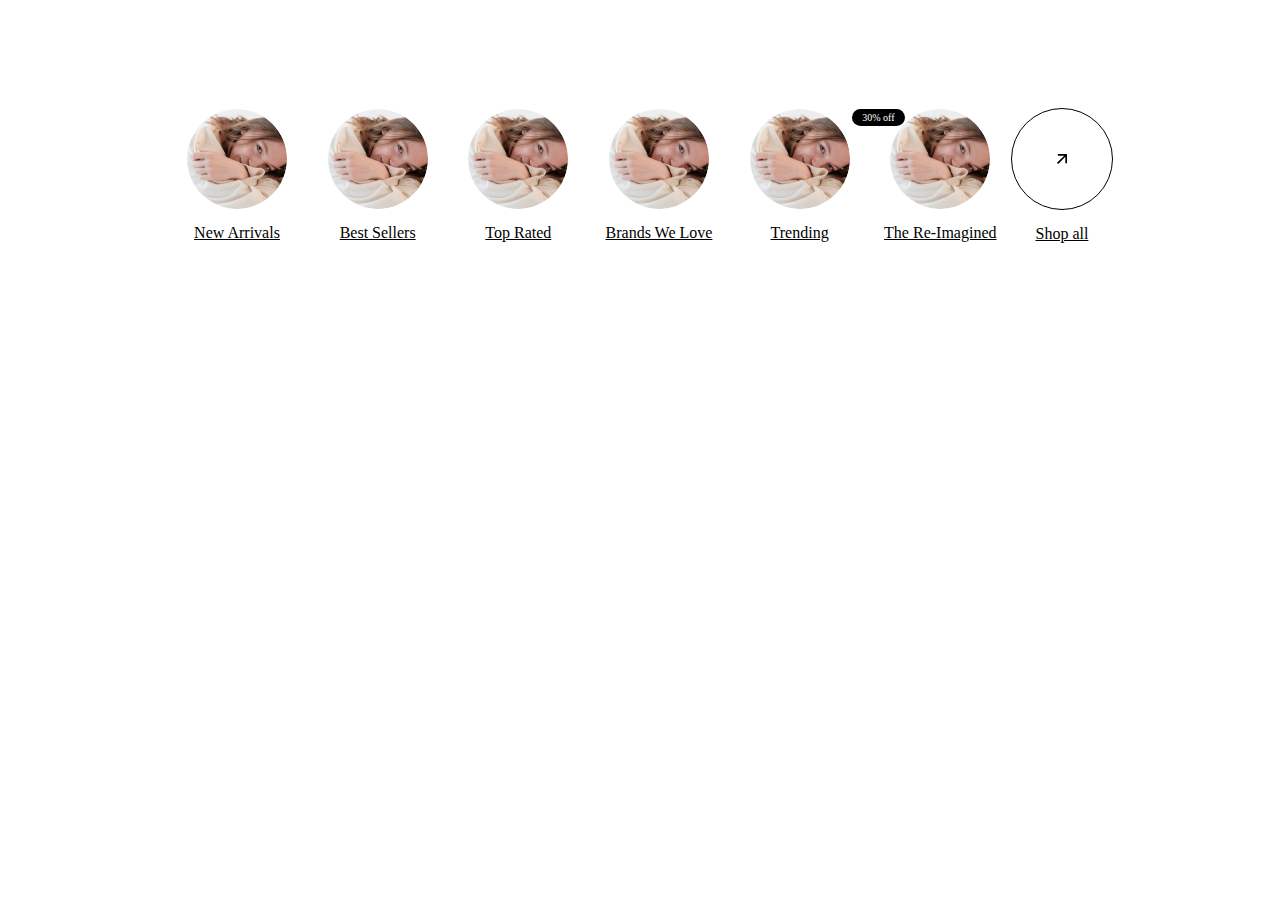
<file: pf-category-section-001.html>
<!DOCTYPE html>
<html lang="en">

<head>
    <meta charset="UTF-8">
    <meta name="viewport" content="width=device-width, initial-scale=1.0">
    <title>Document</title>
    <link rel="stylesheet" href="assets/css/pf-grid.css">
    <link rel="stylesheet" href="assets/css/swiper-bundle.min.css">

    <style>
        @font-face {
            font-family: "Albert Sans";
            src: url("./../fonts/AlbertSans-Bold.woff2") format("woff2"), url("./../fonts/AlbertSans-Bold.woff") format("woff");
            font-weight: bold;
            font-style: normal;
            font-display: swap;
        }

        @font-face {
            font-family: "Albert Sans";
            src: url("./../fonts/AlbertSans-Light.woff2") format("woff2"), url("./../fonts/AlbertSans-Light.woff") format("woff");
            font-weight: 300;
            font-style: normal;
            font-display: swap;
        }

        @font-face {
            font-family: "Albert Sans";
            src: url("./../fonts/AlbertSans-ExtraBoldItalic.woff2") format("woff2"), url("./../fonts/AlbertSans-ExtraBoldItalic.woff") format("woff");
            font-weight: bold;
            font-style: italic;
            font-display: swap;
        }

        @font-face {
            font-family: "Albert Sans";
            src: url("./../fonts/AlbertSans-ExtraLight.woff2") format("woff2"), url("./../fonts/AlbertSans-ExtraLight.woff") format("woff");
            font-weight: 200;
            font-style: normal;
            font-display: swap;
        }

        @font-face {
            font-family: "Albert Sans";
            src: url("./../fonts/AlbertSans-Medium.woff2") format("woff2"), url("./../fonts/AlbertSans-Medium.woff") format("woff");
            font-weight: 500;
            font-style: normal;
            font-display: swap;
        }

        @font-face {
            font-family: "Albert Sans";
            src: url("./../fonts/AlbertSans-ExtraBold.woff2") format("woff2"), url("./../fonts/AlbertSans-ExtraBold.woff") format("woff");
            font-weight: bold;
            font-style: normal;
            font-display: swap;
        }

        @font-face {
            font-family: "Albert Sans";
            src: url("./../fonts/AlbertSans-SemiBoldItalic.woff2") format("woff2"), url("./../fonts/AlbertSans-SemiBoldItalic.woff") format("woff");
            font-weight: 600;
            font-style: italic;
            font-display: swap;
        }

        @font-face {
            font-family: "Albert Sans";
            src: url("./../fonts/AlbertSans-Regular.woff2") format("woff2"), url("./../fonts/AlbertSans-Regular.woff") format("woff");
            font-weight: normal;
            font-style: normal;
            font-display: swap;
        }

        @font-face {
            font-family: "Albert Sans";
            src: url("./../fonts/AlbertSans-SemiBold.woff2") format("woff2"), url("./../fonts/AlbertSans-SemiBold.woff") format("woff");
            font-weight: 600;
            font-style: normal;
            font-display: swap;
        }

        @font-face {
            font-family: "Albert Sans";
            src: url("./../fonts/AlbertSans-LightItalic.woff2") format("woff2"), url("./../fonts/AlbertSans-LightItalic.woff") format("woff");
            font-weight: 300;
            font-style: italic;
            font-display: swap;
        }

        /* category-section-pf  start */
        .pf-category-section {
            padding: 100px 0;
        }

        .pf-category-section .pf-category-wraper {
            display: flex;
            align-items: center;
            justify-content: space-between;
            flex-wrap: nowrap;
            overflow-x: scroll;
        }

        @media (min-width: 992px) {
            .pf-category-section .pf-category-wraper {
                overflow-x: auto;
            }
        }

        @media (min-width: 768px) and (max-width: 991.98px) {
            .pf-category-section .pf-category-wraper {
                gap: 40px;
            }
        }

        @media (max-width: 767.98px) {
            .pf-category-section .pf-category-wraper {
                gap: 40px;
            }
        }

        @media (max-width: 575.98px) {
            .pf-category-section .pf-category-wraper {
                gap: 40px;
            }
        }

        @media (max-width: 360px) {
            .pf-category-section .pf-category-wraper {
                gap: 40px;
            }
        }

        .pf-category-section .pf-category-wraper .pf-category-single {
            display: flex;
            flex-direction: column;
            width: 140px;
            align-items: center;
            position: relative;
        }

        @media (min-width: 992px) and (max-width: 1199.98px) {
            .pf-category-section .pf-category-wraper .pf-category-single {
                width: 100px;
            }
        }

        @media (max-width: 767.98px) {
            .pf-category-section .pf-category-wraper .pf-category-single {
                width: auto;
            }
        }

        .pf-category-section .pf-category-wraper .pf-category-single .pf-category-single-img {
            overflow: hidden;
            width: 100px;
            height: 100px;
            border-radius: 50%;
            transition: all 0.4s ease;
        }

        .pf-category-section .pf-category-wraper .pf-category-single .pf-category-single-img img {
            width: 100px;
            height: 100px;
            border-radius: 50%;
        }

        .pf-category-section .pf-category-wraper .pf-category-single .pf-category-single-img:hover {
            transform: scale(1.02);
            transition: all 0.4s ease;
        }

        .pf-category-section .pf-category-wraper .pf-category-single span {
            margin-top: 15px;
        }

        .pf-category-section .pf-category-wraper .pf-category-single span a {
            color: black;
            transition: all 0.4s ease;
            font-weight: 500;
        }

        .pf-category-section .pf-category-wraper .pf-category-single span a:hover {
            color: #db1215;
            transition: all 0.4s ease;
        }

        .pf-category-section .pf-category-wraper .pf-category-single .pf-sale-off {
            font-size: 10px;
            background-color: black;
            color: white;
            padding: 3px 10px;
            border-radius: 50px;
            position: absolute;
            left: -18px;
        }

        .pf-category-section .pf-category-wraper .pf-category-shop-all {
            display: flex;
            flex-direction: column;
            align-items: center;
        }

        .pf-category-section .pf-category-wraper .pf-category-shop-all .pf-shop-all-icon-wraper {
            height: 100px;
            width: 100px;
            border-radius: 50%;
            border: 1px solid black;
            display: flex;
            align-items: center;
            justify-content: center;
            transition: all 0.4s ease;
        }

        .pf-category-section .pf-category-wraper .pf-category-shop-all .pf-shop-all-icon-wraper svg {
            width: 20px;
            height: 20px;
            color: black;
            transition: all 0.4s ease;
        }

        .pf-category-section .pf-category-wraper .pf-category-shop-all .pf-shop-all-icon-wraper:hover {
            border: 1px solid #db1215;
            transition: all 0.4s ease;
        }

        .pf-category-section .pf-category-wraper .pf-category-shop-all .pf-shop-all-icon-wraper:hover svg {
            color: #db1215;
            transition: all 0.4s ease;
        }

        .pf-category-section .pf-category-wraper .pf-category-shop-all span {
            margin-top: 15px;
        }

        .pf-category-section .pf-category-wraper .pf-category-shop-all span a {
            color: black;
            transition: all 0.4s ease;
            font-weight: 500;
        }

        .pf-category-section .pf-category-wraper .pf-category-shop-all span a:hover {
            color: #db1215;
            transition: all 0.4s ease;
        }

        /* category-section-pf  end */
    </style>
    
</head>

<body>

    <div class="pf-category-section">
        <div class="pf-container">
            <div class="pf-row">
                <div class="pf-col-md-10 pf-offset-md-1">
                    <div class="pf-category-wraper">
                        <div class="pf-category-single">
                            <div class="pf-category-single-img">
                                <a href="#"><img src="assets/images/category-img-7.jpg" alt="image"></a>
                            </div>
                            <span><a href="#">New Arrivals</a></span>
                        </div>
                        <div class="pf-category-single">
                            <div class="pf-category-single-img">
                                <a href="#"><img src="assets/images/category-img-7.jpg" alt="image"></a>
                            </div>
                            <span><a href="#">Best Sellers</a></span>
                        </div>
                        <div class="pf-category-single">
                            <div class="pf-category-single-img">
                                <a href="#"><img src="assets/images/category-img-7.jpg" alt="image"></a>
                            </div>
                            <span><a href="#">Top Rated</a></span>
                        </div>
                        <div class="pf-category-single">
                            <div class="pf-category-single-img">
                                <a href="#"><img src="assets/images/category-img-7.jpg" alt="image"></a>
                            </div>
                            <span><a href="#">Brands We Love</a></span>
                        </div>
                        <div class="pf-category-single">
                            <div class="pf-category-single-img">
                                <a href="#"><img src="assets/images/category-img-7.jpg" alt="image"></a>
                            </div>
                            <span><a href="#">Trending</a></span>
                        </div>
                        <div class="pf-category-single">
                            <div class="pf-sale-off">
                                30% off
                            </div>

                            <div class="pf-category-single-img">
                                <a href="#"><img src="assets/images/category-img-7.jpg" alt="image"></a>
                            </div>
                            <span><a href="#">The Re-Imagined</a></span>
                        </div>
                        <div class="pf-category-shop-all">
                            <a href="#">
                                <div class="pf-shop-all-icon-wraper">
                                    <svg xmlns="http://www.w3.org/2000/svg" viewBox="0 0 24 24" fill="currentColor">
                                        <path
                                            d="M16.0037 9.41421L7.39712 18.0208L5.98291 16.6066L14.5895 8H7.00373V6H18.0037V17H16.0037V9.41421Z">
                                        </path>
                                    </svg>
                                </div>
                            </a>
                            <span><a href="#">Shop all</a></span>
                        </div>
                    </div>
                </div>
            </div>
        </div>
    </div>

</body>

</html>
</file>
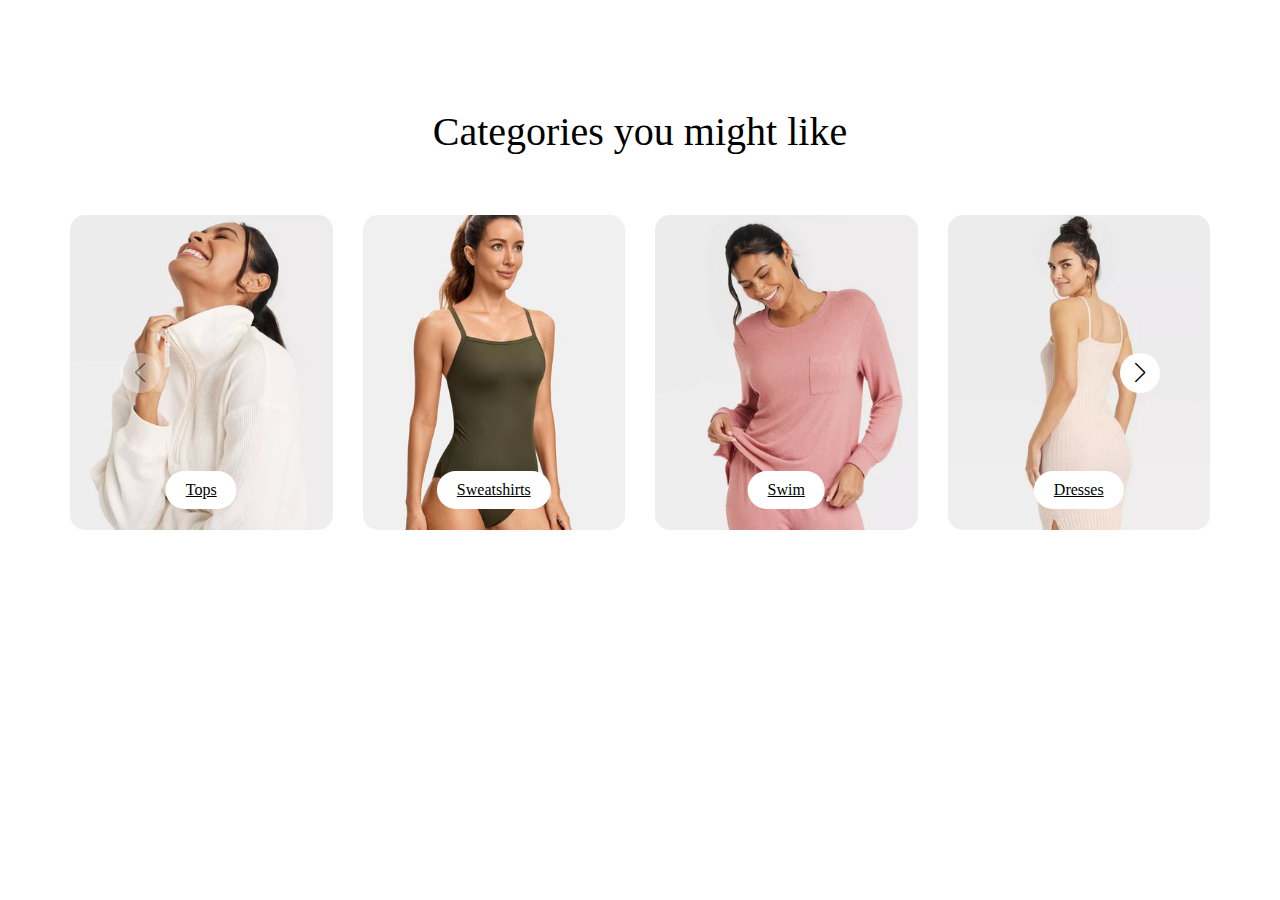
<file: pf-category-slider-section-003.html>
<!DOCTYPE html>
<html lang="en">

<head>
    <meta charset="UTF-8">
    <meta name="viewport" content="width=device-width, initial-scale=1.0">
    <title>Document</title>
    <link rel="stylesheet" href="assets/css/pf-grid.css">
    <link rel="stylesheet" href="assets/css/swiper-bundle.min.css">

    <style>
        /* pf-category-slider-section start */
        .pf-category-slider-section {
            padding: 100px 0;
        }

        .pf-category-slider-section .pf-category-slider-wraper .pf-category-slider-title {
            text-align: center;
            font-size: 40px;
            font-weight: 400;
            margin: 0;
            margin-bottom: 60px;
        }

        .pf-category-slider-section .pf-category-slider-wraper:hover .swiper-button-next {
            right: 10px;
            transition: all 0.5s;
        }

        .pf-category-slider-section .pf-category-slider-wraper:hover .swiper-button-prev {
            left: 10px;
            transition: all 0.5s;
        }

        .pf-category-slider-section .pf-category-slider-wraper .pf-single-category-slider {
            position: relative;
        }

        .pf-category-slider-section .pf-category-slider-wraper .pf-single-category-slider .pf-category-slider-img img {
            width: 100%;
            border-radius: 15px;
            transform: scale(1);
            transition: all 0.5s ease;
        }

        .pf-category-slider-section .pf-category-slider-wraper .pf-single-category-slider .pf-category-slider-btn {
            position: absolute;
            bottom: 25px;
            right: 50%;
            transform: translateX(50%);
        }

        .pf-category-slider-section .pf-category-slider-wraper .pf-single-category-slider .pf-category-slider-btn a {
            display: flex;
            align-items: center;
            background-color: #ffffff;
            padding: 10px 20px;
            width: -moz-fit-content;
            width: fit-content;
            border-radius: 30px;
            color: black;
            transition: all 0.4s ease;
        }

        .pf-category-slider-section .pf-category-slider-wraper .pf-single-category-slider .pf-category-slider-btn a svg {
            width: 20px;
            display: none;
        }

        .pf-category-slider-section .pf-category-slider-wraper .pf-single-category-slider .pf-category-slider-btn:hover a {
            background-color: black;
            color: white;
            transition: all 0.4s ease;
        }

        .pf-category-slider-section .pf-category-slider-wraper .pf-single-category-slider .pf-category-slider-btn:hover svg {
            display: block;
        }

        .pf-category-slider-section .pf-category-slider-wraper .pf-single-category-slider:hover .pf-category-slider-img {
            overflow: hidden;
        }

        .pf-category-slider-section .pf-category-slider-wraper .pf-single-category-slider:hover .pf-category-slider-img img {
            transform: scale(1.02);
            transition: all 0.5s ease;
        }

        .pf-category-slider-section .pf-category-slider-wraper .swiper-button-next {
            background-color: white;
            border-radius: 50%;
            width: 40px;
            height: 40px;
            transition: all 0.5s;
            right: 50px;
        }

        .pf-category-slider-section .pf-category-slider-wraper .swiper-button-next::after {
            font-size: 20px;
            color: black;
            transition: all 0.5s;
        }

        .pf-category-slider-section .pf-category-slider-wraper .swiper-button-next:hover {
            background-color: black;
            transition: all 0.5s;
        }

        .pf-category-slider-section .pf-category-slider-wraper .swiper-button-next:hover::after {
            font-size: 20px;
            color: white;
            transition: all 0.5s;
        }

        .pf-category-slider-section .pf-category-slider-wraper .swiper-button-prev {
            background-color: white;
            border-radius: 50%;
            width: 40px;
            height: 40px;
            left: 50px;
            transition: all 0.5s;
        }

        .pf-category-slider-section .pf-category-slider-wraper .swiper-button-prev::after {
            font-size: 20px;
            color: black;
            transition: all 0.5s;
        }

        .pf-category-slider-section .pf-category-slider-wraper .swiper-button-prev:hover {
            background-color: black;
            transition: all 0.5s;
        }

        .pf-category-slider-section .pf-category-slider-wraper .swiper-button-prev:hover::after {
            font-size: 20px;
            color: white;
            transition: all 0.5s;
        }

        /* pf-category-slider-section end */
    </style>
</head>

<body>

    <div class="pf-category-slider-section">
        <div class="pf-container">
            <div class="pf-row">
                <div class="pf-category-slider-wraper">
                    <h2 class="pf-category-slider-title">Categories you might like</h2>
                    <div class="swiper pf-category-slider">
                        <div class="swiper-wrapper">
                            <div class="swiper-slide">
                                <div class="pf-single-category-slider">
                                    <a href="#" class="pf-category-slider-img">
                                        <img src="assets/images/category-slider-img-1.jpg" alt="image">
                                    </a>
                                    <div class="pf-category-slider-btn">
                                        <a href="#">
                                            <span>Tops</span>
                                            <svg xmlns="http://www.w3.org/2000/svg" viewBox="0 0 24 24"
                                                fill="currentColor">
                                                <path
                                                    d="M16.0037 9.41421L7.39712 18.0208L5.98291 16.6066L14.5895 8H7.00373V6H18.0037V17H16.0037V9.41421Z">
                                                </path>
                                            </svg>
                                        </a>
                                    </div>
                                </div>
                            </div>
                            <div class="swiper-slide">
                                <div class="pf-single-category-slider">
                                    <a href="#" class="pf-category-slider-img">
                                        <img src="assets/images/category-slider-img-2.jpg" alt="image">
                                    </a>
                                    <div class="pf-category-slider-btn">
                                        <a href="#">
                                            <span>Sweatshirts</span>
                                            <svg xmlns="http://www.w3.org/2000/svg" viewBox="0 0 24 24"
                                                fill="currentColor">
                                                <path
                                                    d="M16.0037 9.41421L7.39712 18.0208L5.98291 16.6066L14.5895 8H7.00373V6H18.0037V17H16.0037V9.41421Z">
                                                </path>
                                            </svg>
                                        </a>
                                    </div>
                                </div>
                            </div>
                            <div class="swiper-slide">
                                <div class="pf-single-category-slider">
                                    <a href="#" class="pf-category-slider-img">
                                        <img src="assets/images/category-slider-img-3.jpg" alt="image">
                                    </a>
                                    <div class="pf-category-slider-btn">
                                        <a href="#">
                                            <span>Swim</span>
                                            <svg xmlns="http://www.w3.org/2000/svg" viewBox="0 0 24 24"
                                                fill="currentColor">
                                                <path
                                                    d="M16.0037 9.41421L7.39712 18.0208L5.98291 16.6066L14.5895 8H7.00373V6H18.0037V17H16.0037V9.41421Z">
                                                </path>
                                            </svg>
                                        </a>
                                    </div>
                                </div>
                            </div>
                            <div class="swiper-slide">
                                <div class="pf-single-category-slider">
                                    <a href="#" class="pf-category-slider-img">
                                        <img src="assets/images/category-slider-img-4.jpg" alt="image">
                                    </a>
                                    <div class="pf-category-slider-btn">
                                        <a href="#">
                                            <span>Dresses</span>
                                            <svg xmlns="http://www.w3.org/2000/svg" viewBox="0 0 24 24"
                                                fill="currentColor">
                                                <path
                                                    d="M16.0037 9.41421L7.39712 18.0208L5.98291 16.6066L14.5895 8H7.00373V6H18.0037V17H16.0037V9.41421Z">
                                                </path>
                                            </svg>
                                        </a>
                                    </div>
                                </div>
                            </div>
                            <div class="swiper-slide">
                                <div class="pf-single-category-slider">
                                    <a href="#" class="pf-category-slider-img">
                                        <img src="assets/images/category-slider-img-5.jpg" alt="image">
                                    </a>
                                    <div class="pf-category-slider-btn">
                                        <a href="#">
                                            <span>Cardigans</span>
                                            <svg xmlns="http://www.w3.org/2000/svg" viewBox="0 0 24 24"
                                                fill="currentColor">
                                                <path
                                                    d="M16.0037 9.41421L7.39712 18.0208L5.98291 16.6066L14.5895 8H7.00373V6H18.0037V17H16.0037V9.41421Z">
                                                </path>
                                            </svg>
                                        </a>
                                    </div>
                                </div>
                            </div>
                        </div>
                        <div class="swiper-button-next"></div>
                        <div class="swiper-button-prev"></div>
                    </div>
                </div>
            </div>
        </div>
    </div>

    <script src="assets/js/swiper-bundle.min.js"></script>
    <script>
        // pf-category-slider
        var pf_category_slider = new Swiper(".pf-category-slider", {

            slidesPerView: 1,
            autoplay: {
                delay: 2000,
                disableOnInteraction: false,
            },
            navigation: {
                nextEl: ".swiper-button-next",
                prevEl: ".swiper-button-prev",
            },
            breakpoints: {
                992: {
                    slidesPerView: 4,
                    spaceBetween: 30,
                },
                768: {
                    slidesPerView: 3,
                    spaceBetween: 30,
                },
                576: {
                    slidesPerView: 2,
                    spaceBetween: 30,
                },
            },
        });
    </script>
</body>

</html>
</file>
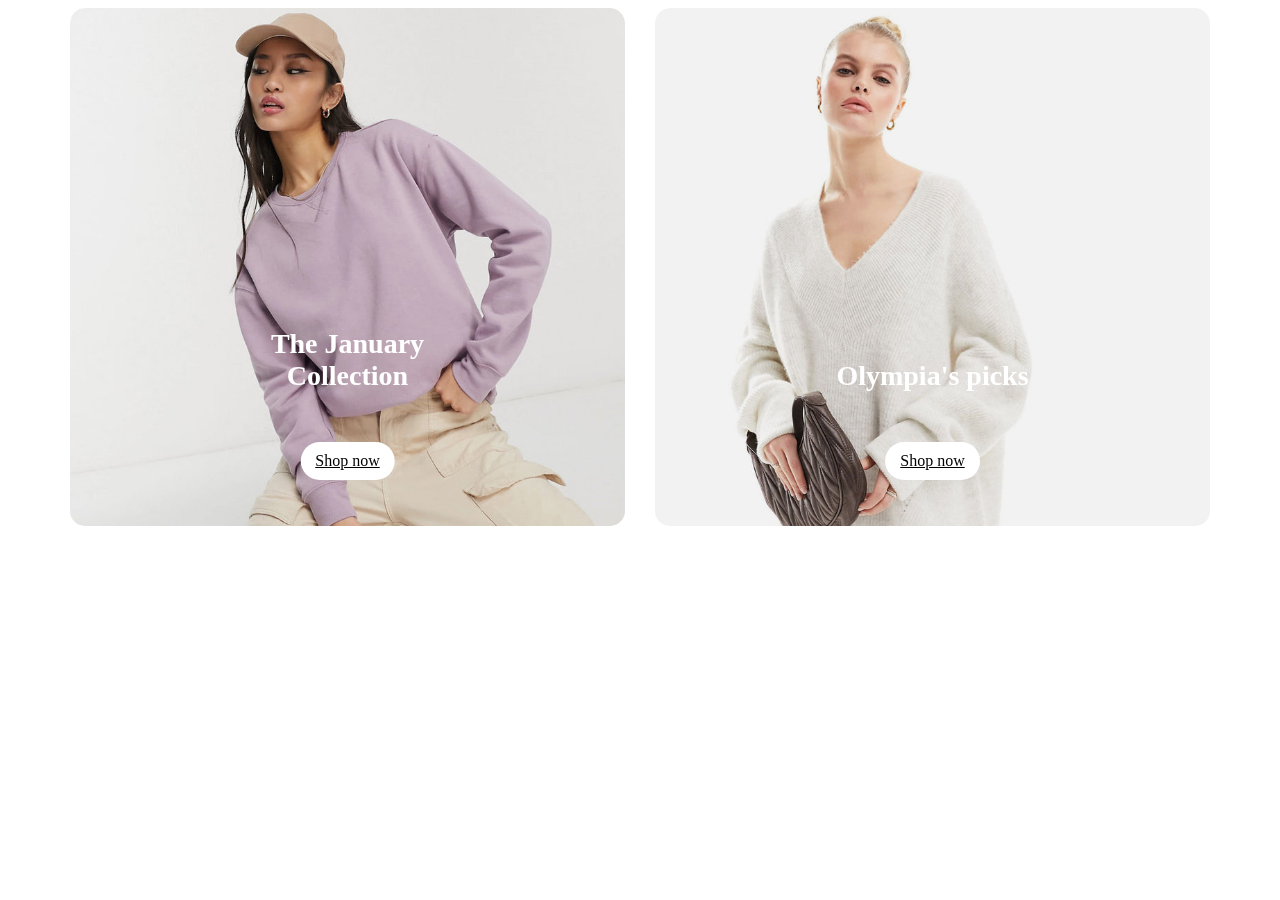
<file: pf-collection-slider-004.html>
<!DOCTYPE html>
<html lang="en">

<head>
    <meta charset="UTF-8">
    <meta name="viewport" content="width=device-width, initial-scale=1.0">
    <title>Document</title>
    <link rel="stylesheet" href="assets/css/pf-grid.css">
    <link rel="stylesheet" href="assets/css/swiper-bundle.min.css">

    <style>
        /* pf-collection-slider start */
        .pf-collection-slider {
            padding: 0px 0;
        }

        .pf-collection-slider .pf-collection-slider-wraper .pf-single-collection-slider {
            position: relative;
        }

        .pf-collection-slider .pf-collection-slider-wraper .pf-single-collection-slider .pf-collection-slider-img {
            overflow: hidden;
            border-radius: 15px;
        }

        .pf-collection-slider .pf-collection-slider-wraper .pf-single-collection-slider .pf-collection-slider-img img {
            width: 100%;
            height: 100%;
            border-radius: 15px;
            transform: scale(1);
            transition: all 0.4s;
        }

        .pf-collection-slider .pf-collection-slider-wraper .pf-single-collection-slider .pf-collection-slider-img:hover img {
            transform: scale(1.02);
            transition: all 0.4s;
        }

        .pf-collection-slider .pf-collection-slider-wraper .pf-single-collection-slider .pf-collection-slider-content {
            position: absolute;
            bottom: 50px;
            right: 50%;
            transform: translateX(50%);
            text-align: center;
        }

        .pf-collection-slider .pf-collection-slider-wraper .pf-single-collection-slider .pf-collection-slider-content h3 {
            font-size: 28px;
            font-weight: 600;
            color: white;
            margin: 0;
            margin-bottom: 50px;
        }

        .pf-collection-slider .pf-collection-slider-wraper .pf-single-collection-slider .pf-collection-slider-content .pf-collection-slider-btn {
            color: #000000;
            padding: 10px 15px;
            background-color: white;
            border-radius: 30px;
            font-weight: 500;
            margin-top: 20px;
            position: relative;
            overflow: hidden;
            display: block;
            max-width: -moz-fit-content;
            max-width: fit-content;
            margin: 0 auto;
        }

        .pf-collection-slider .pf-collection-slider-wraper .pf-single-collection-slider .pf-collection-slider-content .pf-collection-slider-btn::after {
            background-image: linear-gradient(90deg, transparent, rgba(0, 0, 0, 0.25), transparent);
            content: "";
            position: absolute;
            top: 0;
            bottom: 0;
            transform: skew(-20deg);
            width: 200%;
            transition: all 0.8s;
            left: 100%;
        }

        .pf-collection-slider .pf-collection-slider-wraper .pf-single-collection-slider .pf-collection-slider-content .pf-collection-slider-btn:hover::after {
            left: -200px;
        }

        /* pf-collection-slider end */
    </style>
</head>

<body>

    <div class="pf-collection-slider">
        <div class="pf-container">
            <div class="pf-row">
                <div class="pf-collection-slider-wraper">
                    <div class="swiper pf-collection">
                        <div class="swiper-wrapper">
                            <div class="swiper-slide">
                                <div class="pf-single-collection-slider">
                                    <div class="pf-collection-slider-img">
                                        <a href="#"><img src="assets/images/collection-slider-img-1.jpg" alt="img"></a>
                                    </div>
                                    <div class="pf-collection-slider-content">
                                        <h3>The January Collection</h3>
                                        <a href="#" class="pf-collection-slider-btn">Shop now</a>
                                    </div>
                                </div>
                            </div>
                            <div class="swiper-slide">
                                <div class="swiper-slide">
                                    <div class="pf-single-collection-slider">
                                        <div class="pf-collection-slider-img">
                                            <a href="#"><img src="assets/images/collection-slider-img-2.jpg"
                                                    alt="img"></a>
                                        </div>
                                        <div class="pf-collection-slider-content">
                                            <h3>Olympia's picks</h3>
                                            <a href="#" class="pf-collection-slider-btn">Shop now</a>
                                        </div>
                                    </div>
                                </div>
                            </div>
                            <div class="swiper-slide">
                                <div class="pf-single-collection-slider">
                                    <div class="pf-collection-slider-img">
                                        <a href="#"><img src="assets/images/collection-slider-img-1.jpg" alt="img"></a>
                                    </div>
                                    <div class="pf-collection-slider-content">
                                        <h3>The January Collection</h3>
                                        <a href="#" class="pf-collection-slider-btn">Shop now</a>
                                    </div>
                                </div>
                            </div>
                            <div class="swiper-slide">
                                <div class="swiper-slide">
                                    <div class="pf-single-collection-slider">
                                        <div class="pf-collection-slider-img">
                                            <a href="#"><img src="assets/images/collection-slider-img-2.jpg"
                                                    alt="img"></a>
                                        </div>
                                        <div class="pf-collection-slider-content">
                                            <h3>Olympia's picks</h3>
                                            <a href="#" class="pf-collection-slider-btn">Shop now</a>
                                        </div>
                                    </div>
                                </div>
                            </div>
                            <div class="swiper-slide">
                                <div class="pf-single-collection-slider">
                                    <div class="pf-collection-slider-img">
                                        <a href="#"><img src="assets/images/collection-slider-img-1.jpg" alt="img"></a>
                                    </div>
                                    <div class="pf-collection-slider-content">
                                        <h3>The January Collection</h3>
                                        <a href="#" class="pf-collection-slider-btn">Shop now</a>
                                    </div>
                                </div>
                            </div>
                            <div class="swiper-slide">
                                <div class="swiper-slide">
                                    <div class="pf-single-collection-slider">
                                        <div class="pf-collection-slider-img">
                                            <a href="#"><img src="assets/images/collection-slider-img-2.jpg"
                                                    alt="img"></a>
                                        </div>
                                        <div class="pf-collection-slider-content">
                                            <h3>Olympia's picks</h3>
                                            <a href="#" class="pf-collection-slider-btn">Shop now</a>
                                        </div>
                                    </div>
                                </div>
                            </div>
                        </div>
                    </div>
                </div>
            </div>
        </div>
    </div>

    <script src="assets/js/swiper-bundle.min.js"></script>
    <script>
        //pf-collection-slider
        var pf_collection = new Swiper(".pf-collection", {
            slidesPerView: 1,
            spaceBetween: 30,
            breakpoints: {
                768: {
                    slidesPerView: 2,
                    spaceBetween: 30,
                },
            },
        });
    </script>
</body>

</html>
</file>
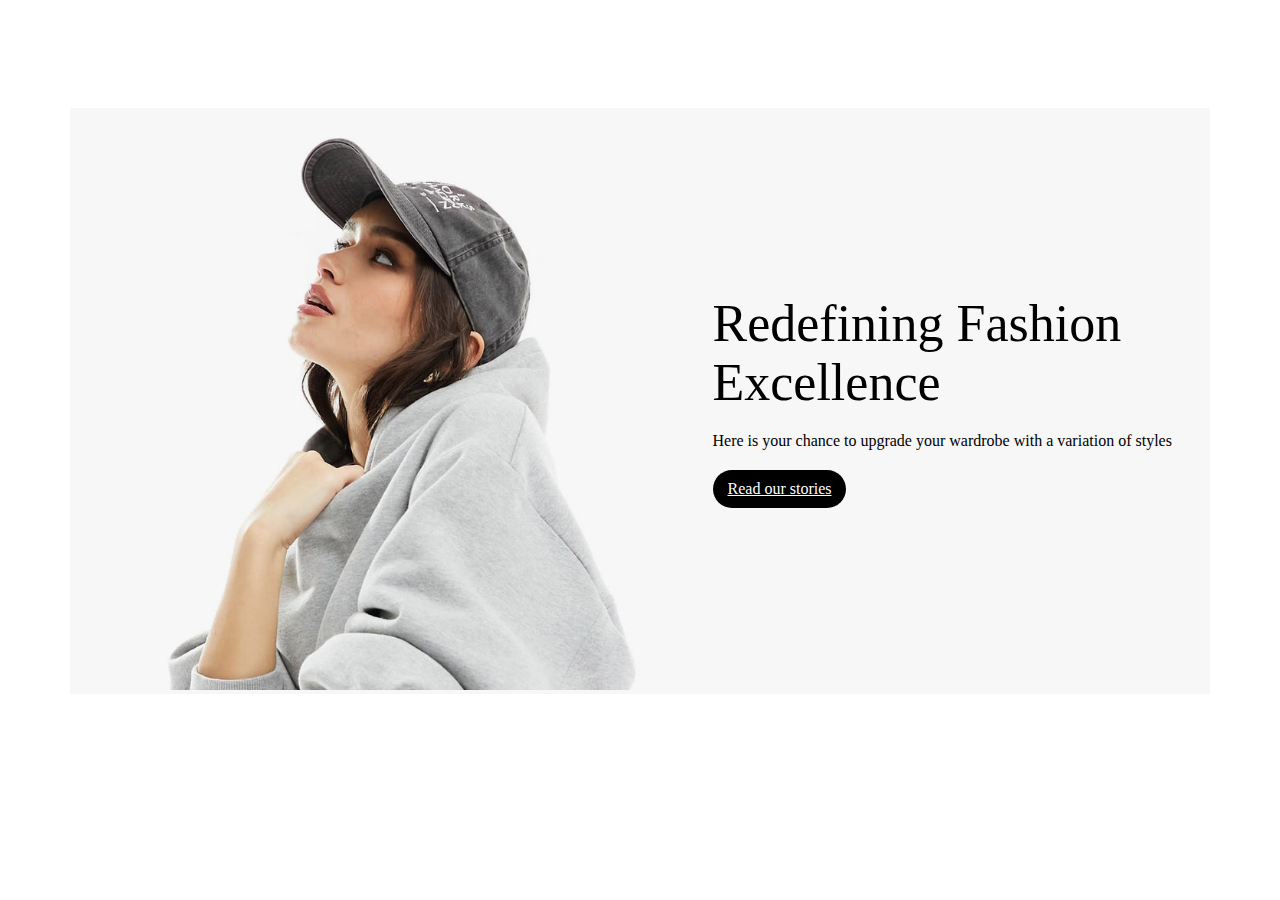
<file: pf-shop-list-section-005.html>
<!DOCTYPE html>
<html lang="en">

<head>
    <meta charset="UTF-8">
    <meta name="viewport" content="width=device-width, initial-scale=1.0">
    <title>Document</title>
    <link rel="stylesheet" href="assets/css/pf-grid.css">
    <link rel="stylesheet" href="assets/css/swiper-bundle.min.css">
    <style>
        /* pf-shop-list-section start */
        .pf-shop-list-section {
            padding: 100px 0;
        }

        .pf-shop-list-section .pf-shop-list-wraper {
            display: flex;
            align-items: center;
            background-color: #F7F7F7;
            gap: 30px;
        }

        @media (max-width: 767.98px) {
            .pf-shop-list-section .pf-shop-list-wraper {
                flex-direction: column;
            }
        }

        @media (max-width: 767.98px) {
            .pf-shop-list-section .pf-shop-list-wraper .pf-shop-lis-content {
                padding: 40px;
            }
        }

        @media (max-width: 360px) {
            .pf-shop-list-section .pf-shop-list-wraper .pf-shop-lis-content {
                padding: 25px;
            }
        }

        .pf-shop-list-section .pf-shop-list-wraper .pf-shop-lis-content h1 {
            font-size: 52px;
            font-weight: 400;
            margin: 0;
        }

        @media (max-width: 575.98px) {
            .pf-shop-list-section .pf-shop-list-wraper .pf-shop-lis-content h1 {
                font-size: 30px;
            }
        }

        .pf-shop-list-section .pf-shop-list-wraper .pf-shop-lis-content p {
            margin: 20px 0;
        }

        .pf-shop-list-section .pf-shop-list-wraper .pf-shop-lis-content .pf-shop-list-btn {
            color: white;
            background-color: black;
            padding: 10px 15px;
            border-radius: 30px;
            display: block;
            width: -moz-fit-content;
            width: fit-content;
            position: relative;
            overflow: hidden;
            display: block;
            max-width: -moz-fit-content;
            max-width: fit-content;
        }

        .pf-shop-list-section .pf-shop-list-wraper .pf-shop-lis-content .pf-shop-list-btn::after {
            background-image: linear-gradient(90deg, transparent, hsla(0, 0%, 99.56%, 0.45), transparent);
            content: "";
            position: absolute;
            top: 0;
            bottom: 0;
            transform: skew(-20deg);
            width: 200%;
            transition: all 0.8s;
            left: 100%;
        }

        .pf-shop-list-section .pf-shop-list-wraper .pf-shop-lis-content .pf-shop-list-btn:hover::after {
            left: -200px;
        }

        .pf-shop-list-section .pf-shop-list-wraper .pf-shop-lis-img {
            position: relative;
            overflow: hidden;
        }

        .pf-shop-list-section .pf-shop-list-wraper .pf-shop-lis-img img {
            width: 100%;
        }

        .pf-shop-list-section .pf-shop-list-wraper .pf-shop-lis-img::before {
            content: "";
            position: absolute;
            width: 50%;
            height: 0%;
            background: #000;
            transition: 0.25s;
            z-index: 3;
            opacity: 0.1;
            left: 0;
            transition: all 0.5s;
        }

        .pf-shop-list-section .pf-shop-list-wraper .pf-shop-lis-img::after {
            content: "";
            position: absolute;
            width: 50%;
            height: 0%;
            background: #000;
            transition: 0.25s;
            z-index: 3;
            opacity: 0.1;
            bottom: -100%;
            right: 0;
            transition: all 0.5s;
        }

        .pf-shop-list-section .pf-shop-list-wraper .pf-shop-lis-img:hover::before {
            top: 0;
            height: 100%;
            transition: all 0.5s;
        }

        .pf-shop-list-section .pf-shop-list-wraper .pf-shop-lis-img:hover::after {
            bottom: 0;
            height: 100%;
            transition: all 0.5s;
            transition-delay: 0.3s;
        }

        /* pf-shop-list-section end */
    </style>
</head>

<body>
    <div class="pf-shop-list-section">
        <div class="pf-container">
            <div class="pf-row">
                <div class="pf-col-md-12">
                    <div class="pf-shop-list-wraper">
                        <div class="pf-shop-lis-img">
                            <img src="assets/images/shop-list-img-1.jpg" alt="image">
                        </div>
                        <div class="pf-shop-lis-content">
                            <h1>Redefining Fashion Excellence</h1>
                            <p>Here is your chance to upgrade your wardrobe with a variation of styles</p>
                            <a class="pf-shop-list-btn" href="#">Read our stories</a>
                        </div>
                    </div>
                </div>
            </div>
        </div>
    </div>
    <script src="assets/js/swiper-bundle.min.js"></script>
</body>

</html>
</file>
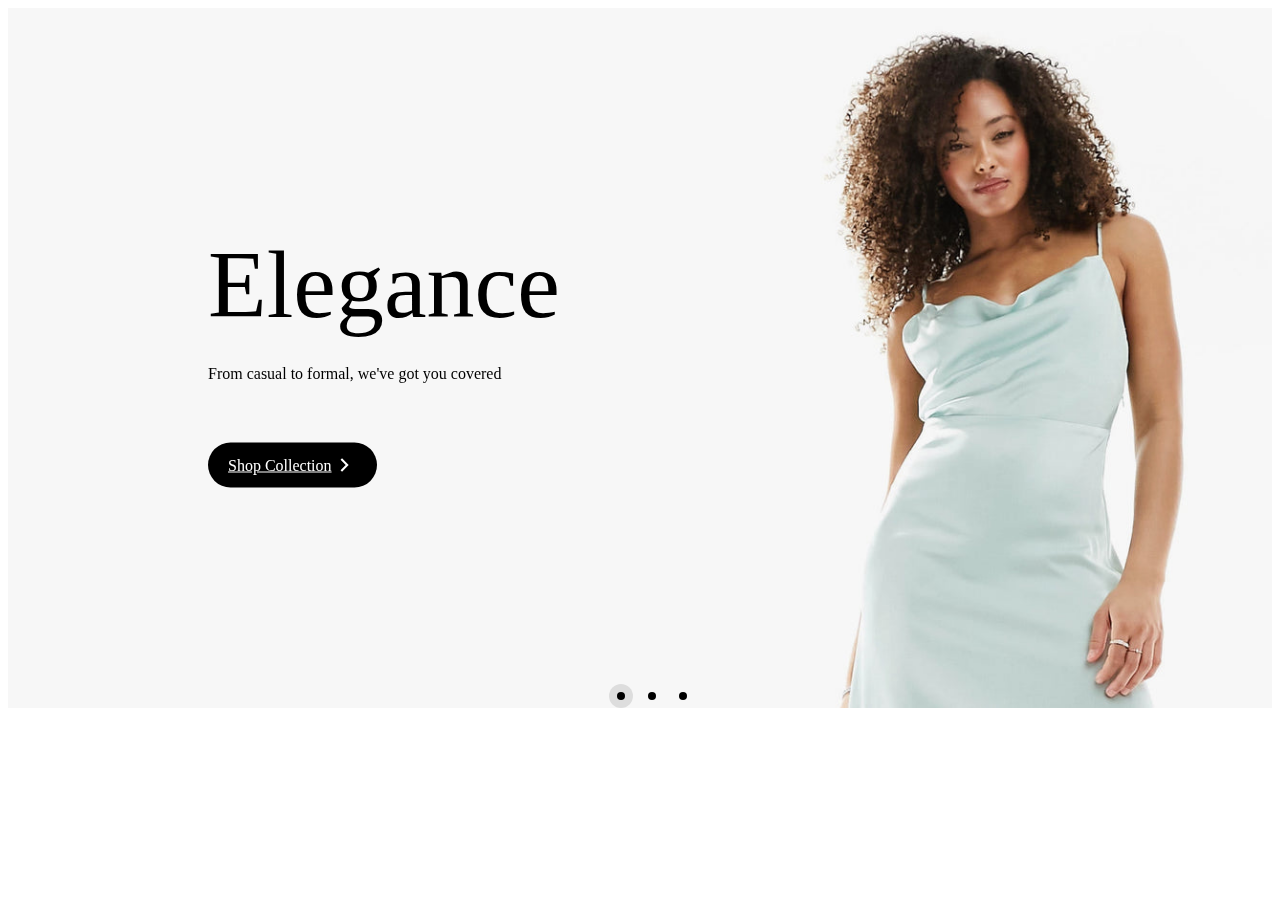
<file: pf-slideshow-section-002.html>
<!DOCTYPE html>
<html lang="en">

<head>
    <meta charset="UTF-8">
    <meta name="viewport" content="width=device-width, initial-scale=1.0">
    <title>Document</title>
    <link rel="stylesheet" href="assets/css/pf-grid.css">
    <link rel="stylesheet" href="assets/css/swiper-bundle.min.css">

    <style>
        /* pf-slideshow-section start */
        .pf-slideshow-section {
            overflow-x: hidden;
        }

        .pf-slideshow-section .pf-single-slideshow {
            position: relative;
            background-position: center;
            background-size: cover;
            background-repeat: no-repeat;
            height: 700px;
        }

        @media (min-width: 992px) and (max-width: 1199.98px) {
            .pf-slideshow-section .pf-single-slideshow {
                background-size: 100%;
                height: 375px;
            }
        }

        @media (min-width: 768px) and (max-width: 991.98px) {
            .pf-slideshow-section .pf-single-slideshow {
                background-size: 100%;
                height: 300px;
            }
        }

        @media (min-width: 576px) and (max-width: 767.98px) {
            .pf-slideshow-section .pf-single-slideshow {
                background-size: 100%;
                height: 220px;
            }
        }

        @media (max-width: 575.98px) {
            .pf-slideshow-section .pf-single-slideshow {
                background-size: 100%;
                height: 200px;
            }
        }

        .pf-slideshow-section .pf-single-slideshow .pf-single-slideshow-content {
            position: absolute;
            top: 50%;
            left: 200px;
            transform: translateY(-50%);
        }

        @media (min-width: 768px) and (max-width: 991.98px) {
            .pf-slideshow-section .pf-single-slideshow .pf-single-slideshow-content {
                left: 100px;
            }
        }

        @media (min-width: 576px) and (max-width: 767.98px) {
            .pf-slideshow-section .pf-single-slideshow .pf-single-slideshow-content {
                left: 50px;
            }
        }

        @media (max-width: 575.98px) {
            .pf-slideshow-section .pf-single-slideshow .pf-single-slideshow-content {
                left: 30px;
                width: 230px;
            }
        }

        @media (max-width: 360px) {
            .pf-slideshow-section .pf-single-slideshow .pf-single-slideshow-content {
                left: 30px;
                width: 230px;
            }
        }

        .pf-slideshow-section .pf-single-slideshow .pf-single-slideshow-content h1 {
            font-size: 96px;
            font-weight: 400;
            margin: 0;
            margin-bottom: 25px;
        }

        @media (min-width: 768px) and (max-width: 991.98px) {
            .pf-slideshow-section .pf-single-slideshow .pf-single-slideshow-content h1 {
                font-size: 50px;
            }
        }

        @media (max-width: 767.98px) {
            .pf-slideshow-section .pf-single-slideshow .pf-single-slideshow-content h1 {
                font-size: 50px;
            }
        }

        @media (max-width: 575.98px) {
            .pf-slideshow-section .pf-single-slideshow .pf-single-slideshow-content h1 {
                font-size: 38px;
                margin: 0;
            }
        }

        @media (max-width: 360px) {
            .pf-slideshow-section .pf-single-slideshow .pf-single-slideshow-content h1 {
                margin: 0;
                font-size: 24px;
            }
        }

        .pf-slideshow-section .pf-single-slideshow .pf-single-slideshow-content p {
            margin-top: 20px;
        }

        @media (max-width: 360px) {
            .pf-slideshow-section .pf-single-slideshow .pf-single-slideshow-content p {
                margin: 10px 0;
            }
        }

        @media (max-width: 575.98px) {
            .pf-slideshow-section .pf-single-slideshow .pf-single-slideshow-content p {
                margin: 10px 0;
            }
        }

        .pf-slideshow-section .pf-single-slideshow .pf-single-slideshow-content .pf-primary-btn {
            margin-top: 60px;
            display: block;
            color: white;
            text-transform: capitalize;
            padding: 10px 20px;
            background-color: black;
            width: -moz-fit-content;
            width: fit-content;
            border-radius: 30px;
            display: flex;
            align-items: center;
        }

        @media (min-width: 768px) and (max-width: 991.98px) {
            .pf-slideshow-section .pf-single-slideshow .pf-single-slideshow-content .pf-primary-btn {
                margin-top: 30px;
            }
        }

        @media (max-width: 767.98px) {
            .pf-slideshow-section .pf-single-slideshow .pf-single-slideshow-content .pf-primary-btn {
                margin-top: 20px;
                padding: 5px 10px;
            }
        }

        @media (max-width: 360px) {
            .pf-slideshow-section .pf-single-slideshow .pf-single-slideshow-content .pf-primary-btn {
                margin-top: 0;
                padding: 2px 5px;
            }
        }

        @media (max-width: 575.98px) {
            .pf-slideshow-section .pf-single-slideshow .pf-single-slideshow-content .pf-primary-btn {
                margin-top: 0;
                padding: 2px 5px;
                font-size: 10px;
            }
        }

        .pf-slideshow-section .pf-single-slideshow .pf-single-slideshow-content .pf-primary-btn svg {
            width: 25px;
        }

        @media (max-width: 575.98px) {
            .pf-slideshow-section .pf-single-slideshow .pf-single-slideshow-content .pf-primary-btn svg {
                width: 15px;
            }
        }

        @media (max-width: 575.98px) {
            .pf-slideshow-section .swiper {
                padding-bottom: 20px;
            }
        }

        .pf-slideshow-section .swiper-pagination {
            display: flex;
            align-items: center;
            justify-content: center;
            gap: 15px;
        }

        .pf-slideshow-section .swiper-pagination-bullet {
            background: black;
            opacity: 100%;
        }

        .pf-slideshow-section .swiper-pagination-bullet-active {
            position: relative;
        }

        .pf-slideshow-section .swiper-pagination-bullet-active::before {
            content: "";
            position: absolute;
            transform: translate(-50%, -50%);
            left: 50%;
            top: 50%;
            width: 300%;
            height: 300%;
            border-radius: 50%;
            background-color: #000000;
            opacity: 10%;
        }

        /* pf-slideshow-section end */
    </style>

</head>

<body>

    <div class="pf-slideshow-section">
        <div class="pf-container-fluid">
            <div class="pf-row">
                <div class="swiper pf-slideshow">
                    <div class="swiper-wrapper">
                        <div class="swiper-slide">
                            <div class="pf-single-slideshow"
                                style="background-image: url('assets/images/women-slideshow-1.jpg');">
                                <div class="pf-single-slideshow-content">
                                    <h1>Elegance</h1>
                                    <p>From casual to formal, we've got you covered</p>
                                    <a href="#" class="pf-primary-btn">
                                        <span>Shop collection</span>
                                        <svg xmlns="http://www.w3.org/2000/svg" viewBox="0 0 24 24" fill="currentColor">
                                            <path
                                                d="M13.1717 12.0007L8.22192 7.05093L9.63614 5.63672L16.0001 12.0007L9.63614 18.3646L8.22192 16.9504L13.1717 12.0007Z">
                                            </path>
                                        </svg>
                                    </a>
                                </div>
                            </div>
                        </div>
                        <div class="swiper-slide">
                            <div class="pf-single-slideshow"
                                style="background-image: url('assets/images/women-slideshow-2.jpg');">
                                <div class="pf-single-slideshow-content">
                                    <h1>Boutique</h1>
                                    <p>From casual to formal, we've got you covered</p>
                                    <a href="#" class="pf-primary-btn">
                                        <span>Shop collection</span>
                                        <svg xmlns="http://www.w3.org/2000/svg" viewBox="0 0 24 24" fill="currentColor">
                                            <path
                                                d="M13.1717 12.0007L8.22192 7.05093L9.63614 5.63672L16.0001 12.0007L9.63614 18.3646L8.22192 16.9504L13.1717 12.0007Z">
                                            </path>
                                        </svg>
                                    </a>
                                </div>
                            </div>
                        </div>
                        <div class="swiper-slide">
                            <div class="pf-single-slideshow"
                                style="background-image: url('assets/images/women-slideshow-3.jpg');">
                                <div class="pf-single-slideshow-content">
                                    <h1>Luxury</h1>
                                    <p>From casual to formal, we've got you covered</p>
                                    <a href="#" class="pf-primary-btn">
                                        <span>Shop collection</span>
                                        <svg xmlns="http://www.w3.org/2000/svg" viewBox="0 0 24 24" fill="currentColor">
                                            <path
                                                d="M13.1717 12.0007L8.22192 7.05093L9.63614 5.63672L16.0001 12.0007L9.63614 18.3646L8.22192 16.9504L13.1717 12.0007Z">
                                            </path>
                                        </svg>
                                    </a>
                                </div>
                            </div>
                        </div>
                    </div>
                    <div class="swiper-pagination"></div>
                </div>
            </div>
        </div>
    </div>
    
    <script src="assets/js/swiper-bundle.min.js"></script>
    <script>
        // pf-slideshow
        var pf_slideshow = new Swiper(".pf-slideshow", {
            slidesPerView: 1,
            spaceBetween: 30,
            pagination: {
                el: ".swiper-pagination",
                clickable: true,
            },
            loop: true,
            autoplay: {
                delay: 2000,
                disableOnInteraction: false,
            },
            speed: 1000,
        });
    </script>
</body>

</html>
</file>
<file: assets/css/style.css>
@font-face {
  font-family: "Albert Sans";
  src: url("./../fonts/AlbertSans-Bold.woff2") format("woff2"), url("./../fonts/AlbertSans-Bold.woff") format("woff");
  font-weight: bold;
  font-style: normal;
  font-display: swap;
}
@font-face {
  font-family: "Albert Sans";
  src: url("./../fonts/AlbertSans-Light.woff2") format("woff2"), url("./../fonts/AlbertSans-Light.woff") format("woff");
  font-weight: 300;
  font-style: normal;
  font-display: swap;
}
@font-face {
  font-family: "Albert Sans";
  src: url("./../fonts/AlbertSans-ExtraBoldItalic.woff2") format("woff2"), url("./../fonts/AlbertSans-ExtraBoldItalic.woff") format("woff");
  font-weight: bold;
  font-style: italic;
  font-display: swap;
}
@font-face {
  font-family: "Albert Sans";
  src: url("./../fonts/AlbertSans-ExtraLight.woff2") format("woff2"), url("./../fonts/AlbertSans-ExtraLight.woff") format("woff");
  font-weight: 200;
  font-style: normal;
  font-display: swap;
}
@font-face {
  font-family: "Albert Sans";
  src: url("./../fonts/AlbertSans-Medium.woff2") format("woff2"), url("./../fonts/AlbertSans-Medium.woff") format("woff");
  font-weight: 500;
  font-style: normal;
  font-display: swap;
}
@font-face {
  font-family: "Albert Sans";
  src: url("./../fonts/AlbertSans-ExtraBold.woff2") format("woff2"), url("./../fonts/AlbertSans-ExtraBold.woff") format("woff");
  font-weight: bold;
  font-style: normal;
  font-display: swap;
}
@font-face {
  font-family: "Albert Sans";
  src: url("./../fonts/AlbertSans-SemiBoldItalic.woff2") format("woff2"), url("./../fonts/AlbertSans-SemiBoldItalic.woff") format("woff");
  font-weight: 600;
  font-style: italic;
  font-display: swap;
}
@font-face {
  font-family: "Albert Sans";
  src: url("./../fonts/AlbertSans-Regular.woff2") format("woff2"), url("./../fonts/AlbertSans-Regular.woff") format("woff");
  font-weight: normal;
  font-style: normal;
  font-display: swap;
}
@font-face {
  font-family: "Albert Sans";
  src: url("./../fonts/AlbertSans-SemiBold.woff2") format("woff2"), url("./../fonts/AlbertSans-SemiBold.woff") format("woff");
  font-weight: 600;
  font-style: normal;
  font-display: swap;
}
@font-face {
  font-family: "Albert Sans";
  src: url("./../fonts/AlbertSans-LightItalic.woff2") format("woff2"), url("./../fonts/AlbertSans-LightItalic.woff") format("woff");
  font-weight: 300;
  font-style: italic;
  font-display: swap;
}
body {
  margin: 0px;
  padding: 0px;
  box-sizing: border-box;
  font-family: "Albert Sans";
  font-weight: normal;
  overflow-x: hidden;
}

a {
  text-decoration: none;
}

/* category-section-pf  start */
.pf-category-section {
  padding: 100px 0;
}
.pf-category-section .pf-category-wraper {
  display: flex;
  align-items: center;
  justify-content: space-between;
  flex-wrap: nowrap;
  overflow-x: scroll;
}
@media (min-width: 992px) {
  .pf-category-section .pf-category-wraper {
    overflow-x: auto;
  }
}
@media (min-width: 768px) and (max-width: 991.98px) {
  .pf-category-section .pf-category-wraper {
    gap: 40px;
  }
}
@media (max-width: 767.98px) {
  .pf-category-section .pf-category-wraper {
    gap: 40px;
  }
}
@media (max-width: 575.98px) {
  .pf-category-section .pf-category-wraper {
    gap: 40px;
  }
}
@media (max-width: 360px) {
  .pf-category-section .pf-category-wraper {
    gap: 40px;
  }
}
.pf-category-section .pf-category-wraper .pf-category-single {
  display: flex;
  flex-direction: column;
  width: 140px;
  align-items: center;
  position: relative;
}
@media (min-width: 992px) and (max-width: 1199.98px) {
  .pf-category-section .pf-category-wraper .pf-category-single {
    width: 100px;
  }
}
@media (max-width: 767.98px) {
  .pf-category-section .pf-category-wraper .pf-category-single {
    width: auto;
  }
}
.pf-category-section .pf-category-wraper .pf-category-single .pf-category-single-img {
  overflow: hidden;
  width: 100px;
  height: 100px;
  border-radius: 50%;
  transition: all 0.4s ease;
}
.pf-category-section .pf-category-wraper .pf-category-single .pf-category-single-img img {
  width: 100px;
  height: 100px;
  border-radius: 50%;
}
.pf-category-section .pf-category-wraper .pf-category-single .pf-category-single-img:hover {
  transform: scale(1.02);
  transition: all 0.4s ease;
}
.pf-category-section .pf-category-wraper .pf-category-single span {
  margin-top: 15px;
}
.pf-category-section .pf-category-wraper .pf-category-single span a {
  color: black;
  transition: all 0.4s ease;
  font-weight: 500;
}
.pf-category-section .pf-category-wraper .pf-category-single span a:hover {
  color: #db1215;
  transition: all 0.4s ease;
}
.pf-category-section .pf-category-wraper .pf-category-single .pf-sale-off {
  font-size: 10px;
  background-color: black;
  color: white;
  padding: 3px 10px;
  border-radius: 50px;
  position: absolute;
  left: -18px;
}
.pf-category-section .pf-category-wraper .pf-category-shop-all {
  display: flex;
  flex-direction: column;
  align-items: center;
}
.pf-category-section .pf-category-wraper .pf-category-shop-all .pf-shop-all-icon-wraper {
  height: 100px;
  width: 100px;
  border-radius: 50%;
  border: 1px solid black;
  display: flex;
  align-items: center;
  justify-content: center;
  transition: all 0.4s ease;
}
.pf-category-section .pf-category-wraper .pf-category-shop-all .pf-shop-all-icon-wraper svg {
  width: 20px;
  height: 20px;
  color: black;
  transition: all 0.4s ease;
}
.pf-category-section .pf-category-wraper .pf-category-shop-all .pf-shop-all-icon-wraper:hover {
  border: 1px solid #db1215;
  transition: all 0.4s ease;
}
.pf-category-section .pf-category-wraper .pf-category-shop-all .pf-shop-all-icon-wraper:hover svg {
  color: #db1215;
  transition: all 0.4s ease;
}
.pf-category-section .pf-category-wraper .pf-category-shop-all span {
  margin-top: 15px;
}
.pf-category-section .pf-category-wraper .pf-category-shop-all span a {
  color: black;
  transition: all 0.4s ease;
  font-weight: 500;
}
.pf-category-section .pf-category-wraper .pf-category-shop-all span a:hover {
  color: #db1215;
  transition: all 0.4s ease;
}

/* category-section-pf  end */
/* pf-slideshow-section start */
.pf-slideshow-section {
  overflow-x: hidden;
}
.pf-slideshow-section .pf-single-slideshow {
  position: relative;
  background-position: center;
  background-size: cover;
  background-repeat: no-repeat;
  height: 700px;
}
@media (min-width: 992px) and (max-width: 1199.98px) {
  .pf-slideshow-section .pf-single-slideshow {
    background-size: 100%;
    height: 375px;
  }
}
@media (min-width: 768px) and (max-width: 991.98px) {
  .pf-slideshow-section .pf-single-slideshow {
    background-size: 100%;
    height: 300px;
  }
}
@media (min-width: 576px) and (max-width: 767.98px) {
  .pf-slideshow-section .pf-single-slideshow {
    background-size: 100%;
    height: 220px;
  }
}
@media (max-width: 575.98px) {
  .pf-slideshow-section .pf-single-slideshow {
    background-size: 100%;
    height: 200px;
  }
}
.pf-slideshow-section .pf-single-slideshow .pf-single-slideshow-content {
  position: absolute;
  top: 50%;
  left: 200px;
  transform: translateY(-50%);
}
@media (min-width: 768px) and (max-width: 991.98px) {
  .pf-slideshow-section .pf-single-slideshow .pf-single-slideshow-content {
    left: 100px;
  }
}
@media (min-width: 576px) and (max-width: 767.98px) {
  .pf-slideshow-section .pf-single-slideshow .pf-single-slideshow-content {
    left: 50px;
  }
}
@media (max-width: 575.98px) {
  .pf-slideshow-section .pf-single-slideshow .pf-single-slideshow-content {
    left: 30px;
    width: 230px;
  }
}
@media (max-width: 360px) {
  .pf-slideshow-section .pf-single-slideshow .pf-single-slideshow-content {
    left: 30px;
    width: 230px;
  }
}
.pf-slideshow-section .pf-single-slideshow .pf-single-slideshow-content h1 {
  font-size: 96px;
  font-weight: 400;
  margin: 0;
  margin-bottom: 25px;
}
@media (min-width: 768px) and (max-width: 991.98px) {
  .pf-slideshow-section .pf-single-slideshow .pf-single-slideshow-content h1 {
    font-size: 50px;
  }
}
@media (max-width: 767.98px) {
  .pf-slideshow-section .pf-single-slideshow .pf-single-slideshow-content h1 {
    font-size: 50px;
  }
}
@media (max-width: 575.98px) {
  .pf-slideshow-section .pf-single-slideshow .pf-single-slideshow-content h1 {
    font-size: 38px;
    margin: 0;
  }
}
@media (max-width: 360px) {
  .pf-slideshow-section .pf-single-slideshow .pf-single-slideshow-content h1 {
    margin: 0;
    font-size: 24px;
  }
}
.pf-slideshow-section .pf-single-slideshow .pf-single-slideshow-content p {
  margin-top: 20px;
}
@media (max-width: 360px) {
  .pf-slideshow-section .pf-single-slideshow .pf-single-slideshow-content p {
    margin: 10px 0;
  }
}
@media (max-width: 575.98px) {
  .pf-slideshow-section .pf-single-slideshow .pf-single-slideshow-content p {
    margin: 10px 0;
  }
}
.pf-slideshow-section .pf-single-slideshow .pf-single-slideshow-content .pf-primary-btn {
  margin-top: 60px;
  display: block;
  color: white;
  text-transform: capitalize;
  padding: 10px 20px;
  background-color: black;
  width: -moz-fit-content;
  width: fit-content;
  border-radius: 30px;
  display: flex;
  align-items: center;
}
@media (min-width: 768px) and (max-width: 991.98px) {
  .pf-slideshow-section .pf-single-slideshow .pf-single-slideshow-content .pf-primary-btn {
    margin-top: 30px;
  }
}
@media (max-width: 767.98px) {
  .pf-slideshow-section .pf-single-slideshow .pf-single-slideshow-content .pf-primary-btn {
    margin-top: 20px;
    padding: 5px 10px;
  }
}
@media (max-width: 360px) {
  .pf-slideshow-section .pf-single-slideshow .pf-single-slideshow-content .pf-primary-btn {
    margin-top: 0;
    padding: 2px 5px;
  }
}
@media (max-width: 575.98px) {
  .pf-slideshow-section .pf-single-slideshow .pf-single-slideshow-content .pf-primary-btn {
    margin-top: 0;
    padding: 2px 5px;
    font-size: 10px;
  }
}
.pf-slideshow-section .pf-single-slideshow .pf-single-slideshow-content .pf-primary-btn svg {
  width: 25px;
}
@media (max-width: 575.98px) {
  .pf-slideshow-section .pf-single-slideshow .pf-single-slideshow-content .pf-primary-btn svg {
    width: 15px;
  }
}
@media (max-width: 575.98px) {
  .pf-slideshow-section .swiper {
    padding-bottom: 20px;
  }
}
.pf-slideshow-section .swiper-pagination {
  display: flex;
  align-items: center;
  justify-content: center;
  gap: 15px;
}
.pf-slideshow-section .swiper-pagination-bullet {
  background: black;
  opacity: 100%;
}
.pf-slideshow-section .swiper-pagination-bullet-active {
  position: relative;
}
.pf-slideshow-section .swiper-pagination-bullet-active::before {
  content: "";
  position: absolute;
  transform: translate(-50%, -50%);
  left: 50%;
  top: 50%;
  width: 300%;
  height: 300%;
  border-radius: 50%;
  background-color: #000000;
  opacity: 10%;
}

/* pf-slideshow-section end */
/* pf-category-slider-section start */
.pf-category-slider-section {
  padding: 100px 0;
}
.pf-category-slider-section .pf-category-slider-wraper .pf-category-slider-title {
  text-align: center;
  font-size: 40px;
  font-weight: 400;
  margin: 0;
  margin-bottom: 60px;
}
.pf-category-slider-section .pf-category-slider-wraper:hover .swiper-button-next {
  right: 10px;
  transition: all 0.5s;
}
.pf-category-slider-section .pf-category-slider-wraper:hover .swiper-button-prev {
  left: 10px;
  transition: all 0.5s;
}
.pf-category-slider-section .pf-category-slider-wraper .pf-single-category-slider {
  position: relative;
}
.pf-category-slider-section .pf-category-slider-wraper .pf-single-category-slider .pf-category-slider-img img {
  width: 100%;
  border-radius: 15px;
  transform: scale(1);
  transition: all 0.5s ease;
}
.pf-category-slider-section .pf-category-slider-wraper .pf-single-category-slider .pf-category-slider-btn {
  position: absolute;
  bottom: 25px;
  right: 50%;
  transform: translateX(50%);
}
.pf-category-slider-section .pf-category-slider-wraper .pf-single-category-slider .pf-category-slider-btn a {
  display: flex;
  align-items: center;
  background-color: #ffffff;
  padding: 10px 20px;
  width: -moz-fit-content;
  width: fit-content;
  border-radius: 30px;
  color: black;
  transition: all 0.4s ease;
}
.pf-category-slider-section .pf-category-slider-wraper .pf-single-category-slider .pf-category-slider-btn a svg {
  width: 20px;
  display: none;
}
.pf-category-slider-section .pf-category-slider-wraper .pf-single-category-slider .pf-category-slider-btn:hover a {
  background-color: black;
  color: white;
  transition: all 0.4s ease;
}
.pf-category-slider-section .pf-category-slider-wraper .pf-single-category-slider .pf-category-slider-btn:hover svg {
  display: block;
}
.pf-category-slider-section .pf-category-slider-wraper .pf-single-category-slider:hover .pf-category-slider-img {
  overflow: hidden;
}
.pf-category-slider-section .pf-category-slider-wraper .pf-single-category-slider:hover .pf-category-slider-img img {
  transform: scale(1.02);
  transition: all 0.5s ease;
}
.pf-category-slider-section .pf-category-slider-wraper .swiper-button-next {
  background-color: white;
  border-radius: 50%;
  width: 40px;
  height: 40px;
  transition: all 0.5s;
  right: 50px;
}
.pf-category-slider-section .pf-category-slider-wraper .swiper-button-next::after {
  font-size: 20px;
  color: black;
  transition: all 0.5s;
}
.pf-category-slider-section .pf-category-slider-wraper .swiper-button-next:hover {
  background-color: black;
  transition: all 0.5s;
}
.pf-category-slider-section .pf-category-slider-wraper .swiper-button-next:hover::after {
  font-size: 20px;
  color: white;
  transition: all 0.5s;
}
.pf-category-slider-section .pf-category-slider-wraper .swiper-button-prev {
  background-color: white;
  border-radius: 50%;
  width: 40px;
  height: 40px;
  left: 50px;
  transition: all 0.5s;
}
.pf-category-slider-section .pf-category-slider-wraper .swiper-button-prev::after {
  font-size: 20px;
  color: black;
  transition: all 0.5s;
}
.pf-category-slider-section .pf-category-slider-wraper .swiper-button-prev:hover {
  background-color: black;
  transition: all 0.5s;
}
.pf-category-slider-section .pf-category-slider-wraper .swiper-button-prev:hover::after {
  font-size: 20px;
  color: white;
  transition: all 0.5s;
}

/* pf-category-slider-section end */
/* pf-collection-slider start */
.pf-collection-slider {
  padding: 0px 0;
}
.pf-collection-slider .pf-collection-slider-wraper .pf-single-collection-slider {
  position: relative;
}
.pf-collection-slider .pf-collection-slider-wraper .pf-single-collection-slider .pf-collection-slider-img {
  overflow: hidden;
  border-radius: 15px;
}
.pf-collection-slider .pf-collection-slider-wraper .pf-single-collection-slider .pf-collection-slider-img img {
  width: 100%;
  height: 100%;
  border-radius: 15px;
  transform: scale(1);
  transition: all 0.4s;
}
.pf-collection-slider .pf-collection-slider-wraper .pf-single-collection-slider .pf-collection-slider-img:hover img {
  transform: scale(1.02);
  transition: all 0.4s;
}
.pf-collection-slider .pf-collection-slider-wraper .pf-single-collection-slider .pf-collection-slider-content {
  position: absolute;
  bottom: 50px;
  right: 50%;
  transform: translateX(50%);
  text-align: center;
}
.pf-collection-slider .pf-collection-slider-wraper .pf-single-collection-slider .pf-collection-slider-content h3 {
  font-size: 28px;
  font-weight: 600;
  color: white;
  margin: 0;
  margin-bottom: 50px;
}
.pf-collection-slider .pf-collection-slider-wraper .pf-single-collection-slider .pf-collection-slider-content .pf-collection-slider-btn {
  color: #000000;
  padding: 10px 15px;
  background-color: white;
  border-radius: 30px;
  font-weight: 500;
  margin-top: 20px;
  position: relative;
  overflow: hidden;
  display: block;
  max-width: -moz-fit-content;
  max-width: fit-content;
  margin: 0 auto;
}
.pf-collection-slider .pf-collection-slider-wraper .pf-single-collection-slider .pf-collection-slider-content .pf-collection-slider-btn::after {
  background-image: linear-gradient(90deg, transparent, rgba(0, 0, 0, 0.25), transparent);
  content: "";
  position: absolute;
  top: 0;
  bottom: 0;
  transform: skew(-20deg);
  width: 200%;
  transition: all 0.8s;
  left: 100%;
}
.pf-collection-slider .pf-collection-slider-wraper .pf-single-collection-slider .pf-collection-slider-content .pf-collection-slider-btn:hover::after {
  left: -200px;
}

/* pf-collection-slider end */
/* pf-shop-list-section start */
.pf-shop-list-section {
  padding: 100px 0;
}
.pf-shop-list-section .pf-shop-list-wraper {
  display: flex;
  align-items: center;
  background-color: #F7F7F7;
  gap: 30px;
}
@media (max-width: 767.98px) {
  .pf-shop-list-section .pf-shop-list-wraper {
    flex-direction: column;
  }
}
@media (max-width: 767.98px) {
  .pf-shop-list-section .pf-shop-list-wraper .pf-shop-lis-content {
    padding: 40px;
  }
}
@media (max-width: 360px) {
  .pf-shop-list-section .pf-shop-list-wraper .pf-shop-lis-content {
    padding: 25px;
  }
}
.pf-shop-list-section .pf-shop-list-wraper .pf-shop-lis-content h1 {
  font-size: 52px;
  font-weight: 400;
  margin: 0;
}
@media (max-width: 575.98px) {
  .pf-shop-list-section .pf-shop-list-wraper .pf-shop-lis-content h1 {
    font-size: 30px;
  }
}
.pf-shop-list-section .pf-shop-list-wraper .pf-shop-lis-content p {
  margin: 20px 0;
}
.pf-shop-list-section .pf-shop-list-wraper .pf-shop-lis-content .pf-shop-list-btn {
  color: white;
  background-color: black;
  padding: 10px 15px;
  border-radius: 30px;
  display: block;
  width: -moz-fit-content;
  width: fit-content;
  position: relative;
  overflow: hidden;
  display: block;
  max-width: -moz-fit-content;
  max-width: fit-content;
}
.pf-shop-list-section .pf-shop-list-wraper .pf-shop-lis-content .pf-shop-list-btn::after {
  background-image: linear-gradient(90deg, transparent, hsla(0, 0%, 99.56%, 0.45), transparent);
  content: "";
  position: absolute;
  top: 0;
  bottom: 0;
  transform: skew(-20deg);
  width: 200%;
  transition: all 0.8s;
  left: 100%;
}
.pf-shop-list-section .pf-shop-list-wraper .pf-shop-lis-content .pf-shop-list-btn:hover::after {
  left: -200px;
}
.pf-shop-list-section .pf-shop-list-wraper .pf-shop-lis-img {
  position: relative;
  overflow: hidden;
}
.pf-shop-list-section .pf-shop-list-wraper .pf-shop-lis-img img {
  width: 100%;
}
.pf-shop-list-section .pf-shop-list-wraper .pf-shop-lis-img::before {
  content: "";
  position: absolute;
  width: 50%;
  height: 0%;
  background: #000;
  transition: 0.25s;
  z-index: 3;
  opacity: 0.1;
  left: 0;
  transition: all 0.5s;
}
.pf-shop-list-section .pf-shop-list-wraper .pf-shop-lis-img::after {
  content: "";
  position: absolute;
  width: 50%;
  height: 0%;
  background: #000;
  transition: 0.25s;
  z-index: 3;
  opacity: 0.1;
  bottom: -100%;
  right: 0;
  transition: all 0.5s;
}
.pf-shop-list-section .pf-shop-list-wraper .pf-shop-lis-img:hover::before {
  top: 0;
  height: 100%;
  transition: all 0.5s;
}
.pf-shop-list-section .pf-shop-list-wraper .pf-shop-lis-img:hover::after {
  bottom: 0;
  height: 100%;
  transition: all 0.5s;
  transition-delay: 0.3s;
}

/* pf-shop-list-section end */
/* pf-testimonial-slider-section start */
.pf-testimonial-slider-section {
  padding: 100px 0;
}
.pf-testimonial-slider-section .pf-single-testimonial-content {
  max-width: 670px;
}
.pf-testimonial-slider-section .pf-single-testimonial-content img {
  display: block;
  margin-bottom: 30px;
}
.pf-testimonial-slider-section .pf-single-testimonial-content ul {
  display: flex;
  align-items: center;
  padding: 0;
}
.pf-testimonial-slider-section .pf-single-testimonial-content ul li {
  list-style: none;
}
.pf-testimonial-slider-section .pf-single-testimonial-content ul li svg {
  width: 20px;
  color: #FF7B54;
}
.pf-testimonial-slider-section .pf-single-testimonial-content .pf-testimonial-author .author-name {
  display: block;
  font-weight: 600;
  margin-bottom: 10px;
}
.pf-testimonial-slider-section .pf-single-testimonial-content .pf-testimonial-author a span {
  color: #000;
  transition: all 0.3s;
}
.pf-testimonial-slider-section .pf-single-testimonial-content .pf-testimonial-author a span:last-child {
  font-weight: 600;
}
.pf-testimonial-slider-section .pf-single-testimonial-content .pf-testimonial-author a:hover span {
  color: #db1215;
  transition: all 0.3s;
}
.pf-testimonial-slider-section .pf-single-testimonial-img {
  position: relative;
}
@media (max-width: 991.98px) {
  .pf-testimonial-slider-section .pf-single-testimonial-img {
    display: flex;
    justify-content: center;
  }
}
.pf-testimonial-slider-section .pf-single-testimonial-img .pf-item-img-1 {
  position: relative;
  overflow: hidden;
  width: 440px;
  border-radius: 15px;
}
.pf-testimonial-slider-section .pf-single-testimonial-img .pf-item-img-1 img {
  width: 100%;
  border-radius: 15px;
  transition: all 0.4s;
}
.pf-testimonial-slider-section .pf-single-testimonial-img .pf-item-img-1:hover {
  z-index: 2;
}
.pf-testimonial-slider-section .pf-single-testimonial-img .pf-item-img-1:hover img {
  transform: scale(1.02);
  transition: all 0.4s;
}
@media (min-width: 992px) and (max-width: 1199.98px) {
  .pf-testimonial-slider-section .pf-single-testimonial-img .pf-item-img-1 {
    width: auto;
  }
}
.pf-testimonial-slider-section .pf-single-testimonial-img .pf-item-img-2 {
  width: 280px;
  position: absolute;
  bottom: -60px;
  left: -90px;
  border-radius: 15px;
  overflow: hidden;
}
@media (min-width: 992px) and (max-width: 1199.98px) {
  .pf-testimonial-slider-section .pf-single-testimonial-img .pf-item-img-2 {
    width: 190px;
    bottom: -40px;
    left: -60px;
  }
}
@media (min-width: 768px) and (max-width: 991.98px) {
  .pf-testimonial-slider-section .pf-single-testimonial-img .pf-item-img-2 {
    bottom: -70px;
    left: 30px;
  }
}
@media (min-width: 576px) and (max-width: 767.98px) {
  .pf-testimonial-slider-section .pf-single-testimonial-img .pf-item-img-2 {
    bottom: -70px;
    left: 50%;
    transform: translateX(-50%);
  }
}
@media (max-width: 575.98px) {
  .pf-testimonial-slider-section .pf-single-testimonial-img .pf-item-img-2 {
    bottom: -70px;
    left: 50%;
    transform: translateX(-50%);
  }
}
@media (max-width: 360px) {
  .pf-testimonial-slider-section .pf-single-testimonial-img .pf-item-img-2 {
    width: 220px;
  }
}
.pf-testimonial-slider-section .pf-single-testimonial-img .pf-item-img-2 img {
  width: 100%;
  border-radius: 15px;
  transition: all 0.4s;
}
.pf-testimonial-slider-section .pf-single-testimonial-img .pf-item-img-2:hover img {
  transform: scale(1.02);
  transition: all 0.4s;
}
.pf-testimonial-slider-section .swiper {
  padding-bottom: 100px;
}
.pf-testimonial-slider-section .swiper-button-next {
  left: 50px;
  top: 300px;
  background: transparent;
  border: 1px solid black;
  height: 30px;
  width: 30px;
  border-radius: 50%;
}
.pf-testimonial-slider-section .swiper-button-next::after {
  font-size: 20px;
  color: #000;
  font-weight: 600;
}
.pf-testimonial-slider-section .swiper-button-next:hover {
  background-color: black;
  transition: all 0.4s ease;
}
.pf-testimonial-slider-section .swiper-button-next:hover::after {
  color: #ffffff;
  transition: all 0.4s ease;
}
.pf-testimonial-slider-section .swiper-button-prev {
  left: 0px;
  top: 300px;
  background-color: transparent;
  border: 1px solid black;
  height: 30px;
  width: 30px;
  border-radius: 50%;
  transition: all 0.4s ease;
}
.pf-testimonial-slider-section .swiper-button-prev::after {
  font-size: 20px;
  font-weight: 600;
  color: #000;
  transition: all 0.4s ease;
}
.pf-testimonial-slider-section .swiper-button-prev:hover {
  background-color: black;
  transition: all 0.4s ease;
}
.pf-testimonial-slider-section .swiper-button-prev:hover::after {
  color: #ffffff;
  transition: all 0.4s ease;
}

/* pf-testimonial-slider-section end */
/* pf-icon-with-text-slider start */
.pf-icon-with-text-slider {
  padding: 100px 0;
}
.pf-icon-with-text-slider .pf-single-icon-with-text {
  text-align: center;
  border: 1px solid #ececec;
  padding: 20px 30px;
  border-radius: 15px;
}
.pf-icon-with-text-slider .pf-single-icon-with-text .pf-icon {
  margin-bottom: 25px;
}
.pf-icon-with-text-slider .pf-single-icon-with-text .pf-icon svg {
  width: 30px;
}
.pf-icon-with-text-slider .pf-single-icon-with-text .pf-text span {
  margin: 0;
  font-weight: 600;
}
.pf-icon-with-text-slider .pf-single-icon-with-text .pf-text p {
  margin: 0;
  margin-top: 10px;
}

/* pf-icon-with-text-slider end */
/* pf-brand-slider start */
.pf-brand-slider {
  padding-bottom: 100px;
}
.pf-brand-slider .pf-single-brand-img img {
  width: 250px;
}

/* pf-brand-slider end */
/* pf-product-slider start */
.pf-product-slider {
  padding: 100px 0;
}
.pf-product-slider .pf-single-product .pf-product-img {
  overflow: hidden;
  border-radius: 15px;
}
.pf-product-slider .pf-single-product .pf-product-img img {
  width: 100%;
}
.pf-product-slider .pf-single-product .pf-product-img .pf-product-img-1 {
  display: none;
}
.pf-product-slider .pf-single-product .pf-product-img .pf-product-img-1:hover {
  transform: scale(1.06);
  transition: all 1s;
}
.pf-product-slider .pf-single-product .pf-product-img .pf-product-img-2 {
  display: block;
}
.pf-product-slider .pf-single-product .pf-product-img .pf-product-img-2:hover {
  transform: scale(1.06);
  transition: all 1s;
}
.pf-product-slider .pf-single-product .pf-product-img:hover .pf-product-img-1 {
  display: block;
}
.pf-product-slider .pf-single-product .pf-product-img:hover .pf-product-img-2 {
  display: none;
}
.pf-product-slider .pf-single-product .pf-product-content {
  margin-top: 10px;
}
.pf-product-slider .pf-single-product .pf-product-content a {
  color: black;
  transition: all 0.4s;
}
.pf-product-slider .pf-single-product .pf-product-content a:hover {
  color: #db1215;
  transition: all 0.4s;
}
.pf-product-slider .pf-single-product .pf-product-content span {
  margin-top: 10px;
  display: block;
  font-weight: 600;
}
.pf-product-slider .pf-single-product .pf-product-content ul {
  display: flex;
  align-items: center;
  padding: 0;
  gap: 10px;
}
.pf-product-slider .pf-single-product .pf-product-content ul li {
  list-style: none;
  width: 22px;
  height: 22px;
  border-radius: 50%;
  border: 1px solid #eee;
  transition: all 0.4s;
  display: flex;
  align-items: center;
  justify-content: center;
}
.pf-product-slider .pf-single-product .pf-product-content ul li span {
  width: 16px;
  height: 16px;
  border-radius: 50%;
  background-color: var(--color);
  margin: 0;
  padding: 0;
  transition: all 0.4s;
}
.pf-product-slider .pf-single-product .pf-product-content ul li:hover {
  border: 1px solid black;
  transition: all 0.4s;
}
.pf-product-slider .pf-single-product .pf-product-content ul li:hover span {
  width: 10px;
  height: 10px;
  transition: all 0.4s;
}
.pf-product-slider .swiper-button-next {
  width: 40px;
  height: 40px;
  border-radius: 50%;
  background-color: #fff;
  opacity: 0;
  visibility: hidden;
  transition: all 0.5s;
}
.pf-product-slider .swiper-button-next::after {
  font-size: 15px;
  color: #000;
}
.pf-product-slider .swiper-button-next:hover {
  background-color: #020202;
}
.pf-product-slider .swiper-button-next:hover::after {
  color: #ffffff;
}
.pf-product-slider .swiper-button-prev {
  width: 40px;
  height: 40px;
  border-radius: 50%;
  background-color: #fff;
  opacity: 0;
  visibility: hidden;
  transition: all 0.5s;
}
.pf-product-slider .swiper-button-prev::after {
  font-size: 15px;
  color: #000;
}
.pf-product-slider .swiper-button-prev:hover {
  background-color: #020202;
}
.pf-product-slider .swiper-button-prev:hover::after {
  color: #ffffff;
}
.pf-product-slider .swiper:hover .swiper-button-next {
  opacity: 1;
  visibility: visible;
  transition: all 0.5s;
}
.pf-product-slider .swiper:hover .swiper-button-prev {
  opacity: 1;
  visibility: visible;
  transition: all 0.5s;
}

/* pf-product-slider end */
/* pf-best-seller-section start */
.pf-best-seller-section {
  position: relative;
}
.pf-best-seller-section .pf-lern-more-btn {
  border: 1px solid black;
  padding: 15px;
  color: black;
  margin: auto;
  position: absolute;
  left: 50%;
  transform: translateX(-50%);
  transition: all 0.3s ease;
}
.pf-best-seller-section .pf-lern-more-btn:hover {
  border: 1px solid rgb(182, 72, 72);
  color: rgb(177, 68, 68);
  transition: all 0.3s ease;
}
.pf-best-seller-section .pf-seller-section-top {
  text-align: center;
  margin-bottom: 50px;
}
.pf-best-seller-section .pf-seller-section-top h1 {
  font-size: 42px;
  font-weight: 400;
  margin: 0;
}
.pf-best-seller-section .pf-single-product {
  margin-bottom: 80px;
}
.pf-best-seller-section .pf-single-product .pf-product-img {
  overflow: hidden;
  border-radius: 15px;
}
.pf-best-seller-section .pf-single-product .pf-product-img img {
  width: 100%;
}
.pf-best-seller-section .pf-single-product .pf-product-img .pf-product-img-1 {
  display: none;
}
.pf-best-seller-section .pf-single-product .pf-product-img .pf-product-img-1:hover {
  transform: scale(1.06);
  transition: all 1s;
}
.pf-best-seller-section .pf-single-product .pf-product-img .pf-product-img-2 {
  display: block;
}
.pf-best-seller-section .pf-single-product .pf-product-img .pf-product-img-2:hover {
  transform: scale(1.06);
  transition: all 1s;
}
.pf-best-seller-section .pf-single-product .pf-product-img:hover .pf-product-img-1 {
  display: block;
}
.pf-best-seller-section .pf-single-product .pf-product-img:hover .pf-product-img-2 {
  display: none;
}
.pf-best-seller-section .pf-single-product .pf-product-content {
  margin-top: 10px;
}
.pf-best-seller-section .pf-single-product .pf-product-content a {
  color: black;
  transition: all 0.4s;
}
.pf-best-seller-section .pf-single-product .pf-product-content a:hover {
  color: #db1215;
  transition: all 0.4s;
}
.pf-best-seller-section .pf-single-product .pf-product-content span {
  margin-top: 10px;
  display: block;
  font-weight: 600;
}
.pf-best-seller-section .pf-single-product .pf-product-content ul {
  display: flex;
  align-items: center;
  padding: 0;
  gap: 10px;
}
.pf-best-seller-section .pf-single-product .pf-product-content ul li {
  list-style: none;
  width: 22px;
  height: 22px;
  border-radius: 50%;
  border: 1px solid #eee;
  transition: all 0.4s;
  display: flex;
  align-items: center;
  justify-content: center;
}
.pf-best-seller-section .pf-single-product .pf-product-content ul li span {
  width: 16px;
  height: 16px;
  border-radius: 50%;
  background-color: var(--color);
  margin: 0;
  padding: 0;
  transition: all 0.4s;
}
.pf-best-seller-section .pf-single-product .pf-product-content ul li:hover {
  border: 1px solid black;
  transition: all 0.4s;
}
.pf-best-seller-section .pf-single-product .pf-product-content ul li:hover span {
  width: 10px;
  height: 10px;
  transition: all 0.4s;
}

/* pf-best-seller-section end */

/* pf-client-testimonial-slider start*/
.pf-client-testimonial-slider {
  padding: 200px 0;
}
.pf-client-testimonial-slider .pf-client-testimonial-top {
  text-align: center;
  margin-bottom: 50px;
}
.pf-client-testimonial-slider .pf-client-testimonial-top h2 {
  font-size: 42px;
  font-weight: 400;
  margin-bottom: 0;
}
.pf-client-testimonial-slider .pf-client-testimonia-wraper {
  position: relative;
}
@media (min-width: 1400px) and (max-width: 1919.98px) {
  .pf-client-testimonial-slider .pf-client-testimonia-wraper .swiper {
    max-width: 1100px;
  }
}
@media (min-width: 1200px) and (max-width: 1399.98px) {
  .pf-client-testimonial-slider .pf-client-testimonia-wraper .swiper {
    max-width: 950px;
  }
}
@media (min-width: 992px) and (max-width: 1199.98px) {
  .pf-client-testimonial-slider .pf-client-testimonia-wraper .swiper {
    max-width: 800px;
  }
}
@media (min-width: 768px) and (max-width: 991.98px) {
  .pf-client-testimonial-slider .pf-client-testimonia-wraper .swiper {
    max-width: 600px;
  }
}
@media (min-width: 576px) and (max-width: 767.98px) {
  .pf-client-testimonial-slider .pf-client-testimonia-wraper .swiper {
    max-width: 400px;
  }
}
.pf-client-testimonial-slider .pf-client-testimonia-wraper .pf-single-client-testimonial {
  border: 1px solid #ebebeb;
  padding: 30px;
  border-radius: 15px;
}
.pf-client-testimonial-slider .pf-client-testimonia-wraper .pf-single-client-testimonial ul {
  display: flex;
  align-items: center;
  gap: 10px;
  padding: 0;
}
.pf-client-testimonial-slider .pf-client-testimonia-wraper .pf-single-client-testimonial ul li {
  list-style: none;
}
.pf-client-testimonial-slider .pf-client-testimonia-wraper .pf-single-client-testimonial ul li svg {
  width: 20px;
  height: 20px;
  color: #FF7B54;
}
.pf-client-testimonial-slider .pf-client-testimonia-wraper .pf-single-client-testimonial h4 {
  font-size: 18px;
  font-weight: 600;
}
.pf-client-testimonial-slider .pf-client-testimonia-wraper .pf-single-client-testimonial .pf-name-address {
  margin-top: 35px;
}
.pf-client-testimonial-slider .pf-client-testimonia-wraper .pf-single-client-testimonial .pf-name-address .pf-name {
  margin: 0;
  font-weight: 600;
}
.pf-client-testimonial-slider .pf-client-testimonia-wraper .pf-single-client-testimonial .pf-name-address span {
  font-size: 14px;
}
.pf-client-testimonial-slider .pf-client-testimonia-wraper .pf-single-client-testimonial .pf-price-part {
  border-top: 1px solid #ebebeb;
  padding-top: 30px;
  margin-top: 30px;
  display: flex;
  align-items: center;
  justify-content: space-between;
}
.pf-client-testimonial-slider .pf-client-testimonia-wraper .pf-single-client-testimonial .pf-price-part .pf-price {
  display: flex;
  align-items: center;
  gap: 10px;
}
.pf-client-testimonial-slider .pf-client-testimonia-wraper .pf-single-client-testimonial .pf-price-part .pf-price img {
  width: 65px;
  height: 90px;
}
.pf-client-testimonial-slider .pf-client-testimonia-wraper .pf-single-client-testimonial .pf-price-part .pf-price .pf-price-text {
  display: flex;
  flex-direction: column;
  gap: 10px;
}
.pf-client-testimonial-slider .pf-client-testimonia-wraper .pf-single-client-testimonial .pf-price-part .pf-price .pf-price-text span a {
  color: #000;
  transition: all 0.4s;
}
.pf-client-testimonial-slider .pf-client-testimonia-wraper .pf-single-client-testimonial .pf-price-part .pf-price .pf-price-text span a:hover {
  color: rgb(189, 77, 77);
  transition: all 0.4s;
}
.pf-client-testimonial-slider .pf-client-testimonia-wraper .pf-single-client-testimonial .pf-price-part .pf-btn {
  border: 1px solid;
  border-radius: 50%;
  height: 40px;
  width: 40px;
  color: #000;
  display: flex;
  align-items: center;
  justify-content: center;
  opacity: 0;
  visibility: hidden;
  transition: all 0.4s;
}
.pf-client-testimonial-slider .pf-client-testimonia-wraper .pf-single-client-testimonial .pf-price-part .pf-btn svg {
  width: 20px;
  color: #000;
  transition: all 0.4s;
}
.pf-client-testimonial-slider .pf-client-testimonia-wraper .pf-single-client-testimonial .pf-price-part .pf-btn:hover {
  background-color: #000;
  transition: all 0.4s;
}
.pf-client-testimonial-slider .pf-client-testimonia-wraper .pf-single-client-testimonial .pf-price-part .pf-btn:hover svg {
  width: 20px;
  color: #ffffff;
  transition: all 0.4s;
}
.pf-client-testimonial-slider .pf-client-testimonia-wraper .pf-single-client-testimonial:hover .pf-btn {
  opacity: 1;
  visibility: visible;
  transition: all 0.4s;
}
.pf-client-testimonial-slider .pf-client-testimonia-wraper .client-swiper-button-next {
  width: 50px;
  height: 50px;
  border: 1px solid #cec9c9;
  border-radius: 50%;
  position: absolute;
  right: -80px;
  top: 50%;
  transition: all 0.4s;
  transform: translateY(-50%);
  display: block !important;
}
@media (min-width: 1400px) and (max-width: 1919.98px) {
  .pf-client-testimonial-slider .pf-client-testimonia-wraper .client-swiper-button-next {
    right: 25px;
  }
}
@media (min-width: 1200px) and (max-width: 1399.98px) {
  .pf-client-testimonial-slider .pf-client-testimonia-wraper .client-swiper-button-next {
    right: 30px;
  }
}
@media (min-width: 992px) and (max-width: 1199.98px) {
  .pf-client-testimonial-slider .pf-client-testimonia-wraper .client-swiper-button-next {
    right: 20px;
  }
}
@media (min-width: 768px) and (max-width: 991.98px) {
  .pf-client-testimonial-slider .pf-client-testimonia-wraper .client-swiper-button-next {
    right: 0px;
  }
}
@media (max-width: 767.98px) {
  .pf-client-testimonial-slider .pf-client-testimonia-wraper .client-swiper-button-next {
    right: 0px;
  }
}
@media (max-width: 575.98px) {
  .pf-client-testimonial-slider .pf-client-testimonia-wraper .client-swiper-button-next {
    right: 0;
    left: 20%;
    top: 110%;
  }
}
.pf-client-testimonial-slider .pf-client-testimonia-wraper .client-swiper-button-next svg {
  color: #5a5252;
  transition: all 0.4s;
}
.pf-client-testimonial-slider .pf-client-testimonia-wraper .client-swiper-button-next:hover {
  background-color: #000;
  transition: all 0.4s;
}
.pf-client-testimonial-slider .pf-client-testimonia-wraper .client-swiper-button-next:hover svg {
  color: #ffffff;
  transition: all 0.4s;
}
.pf-client-testimonial-slider .pf-client-testimonia-wraper .client-swiper-button-prev {
  width: 50px;
  height: 50px;
  position: absolute;
  border: 1px solid #cec9c9;
  border-radius: 50%;
  left: -80px;
  top: 50%;
  transition: all 0.4s;
  transform: translateY(-50%);
  display: block !important;
}
@media (min-width: 1400px) and (max-width: 1919.98px) {
  .pf-client-testimonial-slider .pf-client-testimonia-wraper .client-swiper-button-prev {
    left: 25px;
  }
}
@media (min-width: 1200px) and (max-width: 1399.98px) {
  .pf-client-testimonial-slider .pf-client-testimonia-wraper .client-swiper-button-prev {
    left: 30px;
  }
}
@media (min-width: 992px) and (max-width: 1199.98px) {
  .pf-client-testimonial-slider .pf-client-testimonia-wraper .client-swiper-button-prev {
    left: 20px;
  }
}
@media (min-width: 768px) and (max-width: 991.98px) {
  .pf-client-testimonial-slider .pf-client-testimonia-wraper .client-swiper-button-prev {
    left: 0px;
  }
}
@media (max-width: 767.98px) {
  .pf-client-testimonial-slider .pf-client-testimonia-wraper .client-swiper-button-prev {
    left: 0px;
  }
}
@media (max-width: 575.98px) {
  .pf-client-testimonial-slider .pf-client-testimonia-wraper .client-swiper-button-prev {
    left: 20px;
    top: 110%;
  }
}
.pf-client-testimonial-slider .pf-client-testimonia-wraper .client-swiper-button-prev svg {
  color: #5a5252;
  transition: all 0.4s;
}
.pf-client-testimonial-slider .pf-client-testimonia-wraper .client-swiper-button-prev:hover {
  background-color: #000;
  transition: all 0.4s;
}
.pf-client-testimonial-slider .pf-client-testimonia-wraper .client-swiper-button-prev:hover svg {
  color: #ffffff;
  transition: all 0.4s;
}

/* pf-client-testimonial-slider end*/
/* pf-brand-slider-2-section start*/
.pf-brand-slider-2-section {
  padding-bottom: 200px;
}
.pf-brand-slider-2-section .pf-brand-slider-2-wraper .swiper {
  border: 1px solid #cec9c9;
  border-radius: 15px;
}
.pf-brand-slider-2-section .pf-brand-slider-2-wraper .swiper .swiper-wrapper .swiper-slide {
  margin-right: 0 !important;
  border-right: 1px solid #cec9c9;
}
.pf-brand-slider-2-section .pf-brand-slider-2-wraper .pf-single-brand-img {
  padding: 20px;
}
.pf-brand-slider-2-section .pf-brand-slider-2-wraper .pf-single-brand-img img {
  width: 200px;
}

/* pf-brand-slider-2-section end*/
/* pf-image-blog-section start*/
.pf-image-blog-section {
  padding-bottom: 200px;
}
.pf-image-blog-section .pf-image-blog-section-top {
  text-align: center;
  margin-bottom: 50px;
}
.pf-image-blog-section .pf-image-blog-section-top h2 {
  font-size: 42px;
  font-weight: 400;
  margin-bottom: 0;
}
.pf-image-blog-section .pf-image-blog-wraper .pf-single-image-blog {
  width: -moz-fit-content;
  width: fit-content;
}
.pf-image-blog-section .pf-image-blog-wraper .pf-single-image-blog .pf-img {
  width: auto;
  height: auto;
  position: relative;
  border-radius: 15px;
  overflow: hidden;
}
.pf-image-blog-section .pf-image-blog-wraper .pf-single-image-blog .pf-img::before {
  position: absolute;
  z-index: 2;
  content: "";
  width: 100%;
  height: 100%;
  background-color: rgba(0, 0, 0, 0.1);
  top: 0;
  left: 0;
  transition: all 0.4s;
  opacity: 0;
  visibility: hidden;
}
.pf-image-blog-section .pf-image-blog-wraper .pf-single-image-blog .pf-img img {
  width: 100%;
  height: auto;
  border-radius: 15px;
  transform: scale(1);
  transition: all 0.4s;
}
.pf-image-blog-section .pf-image-blog-wraper .pf-single-image-blog .pf-img .icon {
  width: 30px;
  height: 30px;
  border-radius: 50%;
  background-color: #ffffff;
  position: absolute;
  top: 50%;
  left: 50%;
  display: flex;
  align-items: center;
  justify-content: center;
  transform: translateY(-50%);
  z-index: 9999;
  opacity: 0;
  visibility: hidden;
}
.pf-image-blog-section .pf-image-blog-wraper .pf-single-image-blog .pf-img .icon svg {
  width: 15px;
  color: #000;
}
.pf-image-blog-section .pf-image-blog-wraper .pf-single-image-blog .pf-img .icon:hover {
  background-color: #000000;
}
.pf-image-blog-section .pf-image-blog-wraper .pf-single-image-blog .pf-img .icon:hover svg {
  color: #fff;
}
.pf-image-blog-section .pf-image-blog-wraper .pf-single-image-blog:hover .icon {
  opacity: 1;
  visibility: visible;
}
.pf-image-blog-section .pf-image-blog-wraper .pf-single-image-blog:hover .pf-img::before {
  visibility: visible;
  opacity: 1;
  transition: all 0.4s;
}
.pf-image-blog-section .pf-image-blog-wraper .pf-single-image-blog:hover img {
  transform: scale(1.04);
  transition: all 0.6s;
}

/* pf-image-blog-section end*/
/* pf-icon-with-text-slider-2 start*/
.pf-icon-with-text-slider-2 {
  padding-bottom: 100px;
}
.pf-icon-with-text-slider-2 .pf-single-icon-with-text {
  text-align: center;
  border: 1px solid #ececec;
  padding: 20px 30px;
  border-radius: 15px;
}
.pf-icon-with-text-slider-2 .pf-single-icon-with-text .pf-icon {
  margin-bottom: 25px;
}
.pf-icon-with-text-slider-2 .pf-single-icon-with-text .pf-icon svg {
  width: 30px;
}
.pf-icon-with-text-slider-2 .pf-single-icon-with-text .pf-text span {
  margin: 0;
  font-weight: 600;
}
.pf-icon-with-text-slider-2 .pf-single-icon-with-text .pf-text p {
  margin: 0;
  margin-top: 10px;
}

/* pf-icon-with-text-slider-2 end*/
/* pf-category-shop-slider start*/
.pf-category-shop-slider {
  padding-bottom: 200px;
}
.pf-category-shop-slider .pf-category-shop-slider-wraper {
  max-width: 1800px;
  margin: auto;
}
@media (min-width: 992px) and (max-width: 1199.98px) {
  .pf-category-shop-slider .pf-category-shop-slider-wraper {
    max-width: 992px;
  }
}
.pf-category-shop-slider .pf-category-shop-slider-wraper .pf-category-shop-slider-left {
  position: relative;
}
.pf-category-shop-slider .pf-category-shop-slider-wraper .pf-category-shop-slider-left h4 {
  position: absolute;
  top: -65px;
  left: 100px;
  z-index: 9999;
}
.pf-category-shop-slider .pf-category-shop-slider-wraper .pf-category-shop-slider-left .pf-single-category-shop {
  position: relative;
}
.pf-category-shop-slider .pf-category-shop-slider-wraper .pf-category-shop-slider-left .pf-single-category-shop .pf-category-shop-img {
  width: 100%;
  height: auto;
  overflow: hidden;
  border-radius: 15px;
}
.pf-category-shop-slider .pf-category-shop-slider-wraper .pf-category-shop-slider-left .pf-single-category-shop .pf-category-shop-img img {
  width: 100%;
  height: auto;
  border-radius: 15px;
  transform: scale(1);
  transition: all 0.4s;
}
.pf-category-shop-slider .pf-category-shop-slider-wraper .pf-category-shop-slider-left .pf-single-category-shop .pf-category-shop-img:hover img {
  transform: scale(1.03);
  transition: all 0.4s;
}
.pf-category-shop-slider .pf-category-shop-slider-wraper .pf-category-shop-slider-left .pf-single-category-shop .pf-category-shop-btn {
  display: flex;
  align-items: center;
  width: -moz-fit-content;
  width: fit-content;
  background-color: white;
  padding: 15px 20px;
  position: absolute;
  bottom: 33px;
  left: 30px;
  transition: all 0.4s;
}
.pf-category-shop-slider .pf-category-shop-slider-wraper .pf-category-shop-slider-left .pf-single-category-shop .pf-category-shop-btn span {
  color: #000;
  transition: all 0.4s;
}
.pf-category-shop-slider .pf-category-shop-slider-wraper .pf-category-shop-slider-left .pf-single-category-shop .pf-category-shop-btn .icon {
  width: 20px;
  height: 20px;
  display: none;
}
.pf-category-shop-slider .pf-category-shop-slider-wraper .pf-category-shop-slider-left .pf-single-category-shop .pf-category-shop-btn .icon svg {
  color: #ffffff;
}
.pf-category-shop-slider .pf-category-shop-slider-wraper .pf-category-shop-slider-left .pf-single-category-shop .pf-category-shop-btn:hover {
  background-color: #000;
  transition: all 0.4s;
}
.pf-category-shop-slider .pf-category-shop-slider-wraper .pf-category-shop-slider-left .pf-single-category-shop .pf-category-shop-btn:hover span {
  color: #ffffff;
  transition: all 0.4s;
}
.pf-category-shop-slider .pf-category-shop-slider-wraper .pf-category-shop-slider-left .pf-single-category-shop .pf-category-shop-btn:hover .icon {
  display: block;
}
.pf-category-shop-slider .pf-category-shop-slider-wraper .pf-category-shop-slider-left .category-shop-swiper-button-next {
  width: 30px;
  height: 30px;
  position: absolute;
  top: -50px;
  left: 50px;
  z-index: 9999;
  border: 1px solid;
  border-radius: 50%;
  transition: all 0.4s;
}
.pf-category-shop-slider .pf-category-shop-slider-wraper .pf-category-shop-slider-left .category-shop-swiper-button-next:hover {
  background-color: #000000;
  transition: all 0.4s;
}
.pf-category-shop-slider .pf-category-shop-slider-wraper .pf-category-shop-slider-left .category-shop-swiper-button-next:hover svg {
  color: white;
  transition: all 0.4s;
}
.pf-category-shop-slider .pf-category-shop-slider-wraper .pf-category-shop-slider-left .category-shop-swiper-button-prev {
  width: 30px;
  height: 30px;
  position: absolute;
  top: -50px;
  z-index: 9999;
  border: 1px solid;
  border-radius: 50%;
  transition: all 0.4s;
}
.pf-category-shop-slider .pf-category-shop-slider-wraper .pf-category-shop-slider-left .category-shop-swiper-button-prev:hover {
  background-color: #000000;
  transition: all 0.4s;
}
.pf-category-shop-slider .pf-category-shop-slider-wraper .pf-category-shop-slider-left .category-shop-swiper-button-prev:hover svg {
  color: white;
  transition: all 0.4s;
}
.pf-category-shop-slider .pf-category-shop-slider-wraper .pf-category-shop-slider-right {
  width: 100%;
  height: 100%;
  border: 1px solid;
  display: flex;
  flex-direction: column;
  justify-content: end;
  border-radius: 15px;
}
@media (max-width: 991.98px) {
  .pf-category-shop-slider .pf-category-shop-slider-wraper .pf-category-shop-slider-right {
    margin-top: 50px;
  }
}
.pf-category-shop-slider .pf-category-shop-slider-wraper .pf-category-shop-slider-right .pf-category-shop-content {
  padding: 30px;
}
.pf-category-shop-slider .pf-category-shop-slider-wraper .pf-category-shop-slider-right .pf-category-shop-content h5 {
  font-size: 28px;
  font-weight: 400;
}
.pf-category-shop-slider .pf-category-shop-slider-wraper .pf-category-shop-slider-right .pf-category-shop-content .pf-discovery-btn {
  width: 45px;
  height: 45px;
  border: 1px solid;
  border-radius: 50%;
  color: black;
  display: flex;
  align-items: center;
  justify-content: center;
  transition: all 0.4s;
}
.pf-category-shop-slider .pf-category-shop-slider-wraper .pf-category-shop-slider-right .pf-category-shop-content .pf-discovery-btn svg {
  width: 20px;
}
.pf-category-shop-slider .pf-category-shop-slider-wraper .pf-category-shop-slider-right .pf-category-shop-content .pf-discovery-btn:hover {
  background-color: black;
  transition: all 0.4s;
}
.pf-category-shop-slider .pf-category-shop-slider-wraper .pf-category-shop-slider-right .pf-category-shop-content .pf-discovery-btn:hover svg {
  color: white;
  transition: all 0.4s;
}

/* pf-category-shop-slider end*//*# sourceMappingURL=style.css.map */
</file>
